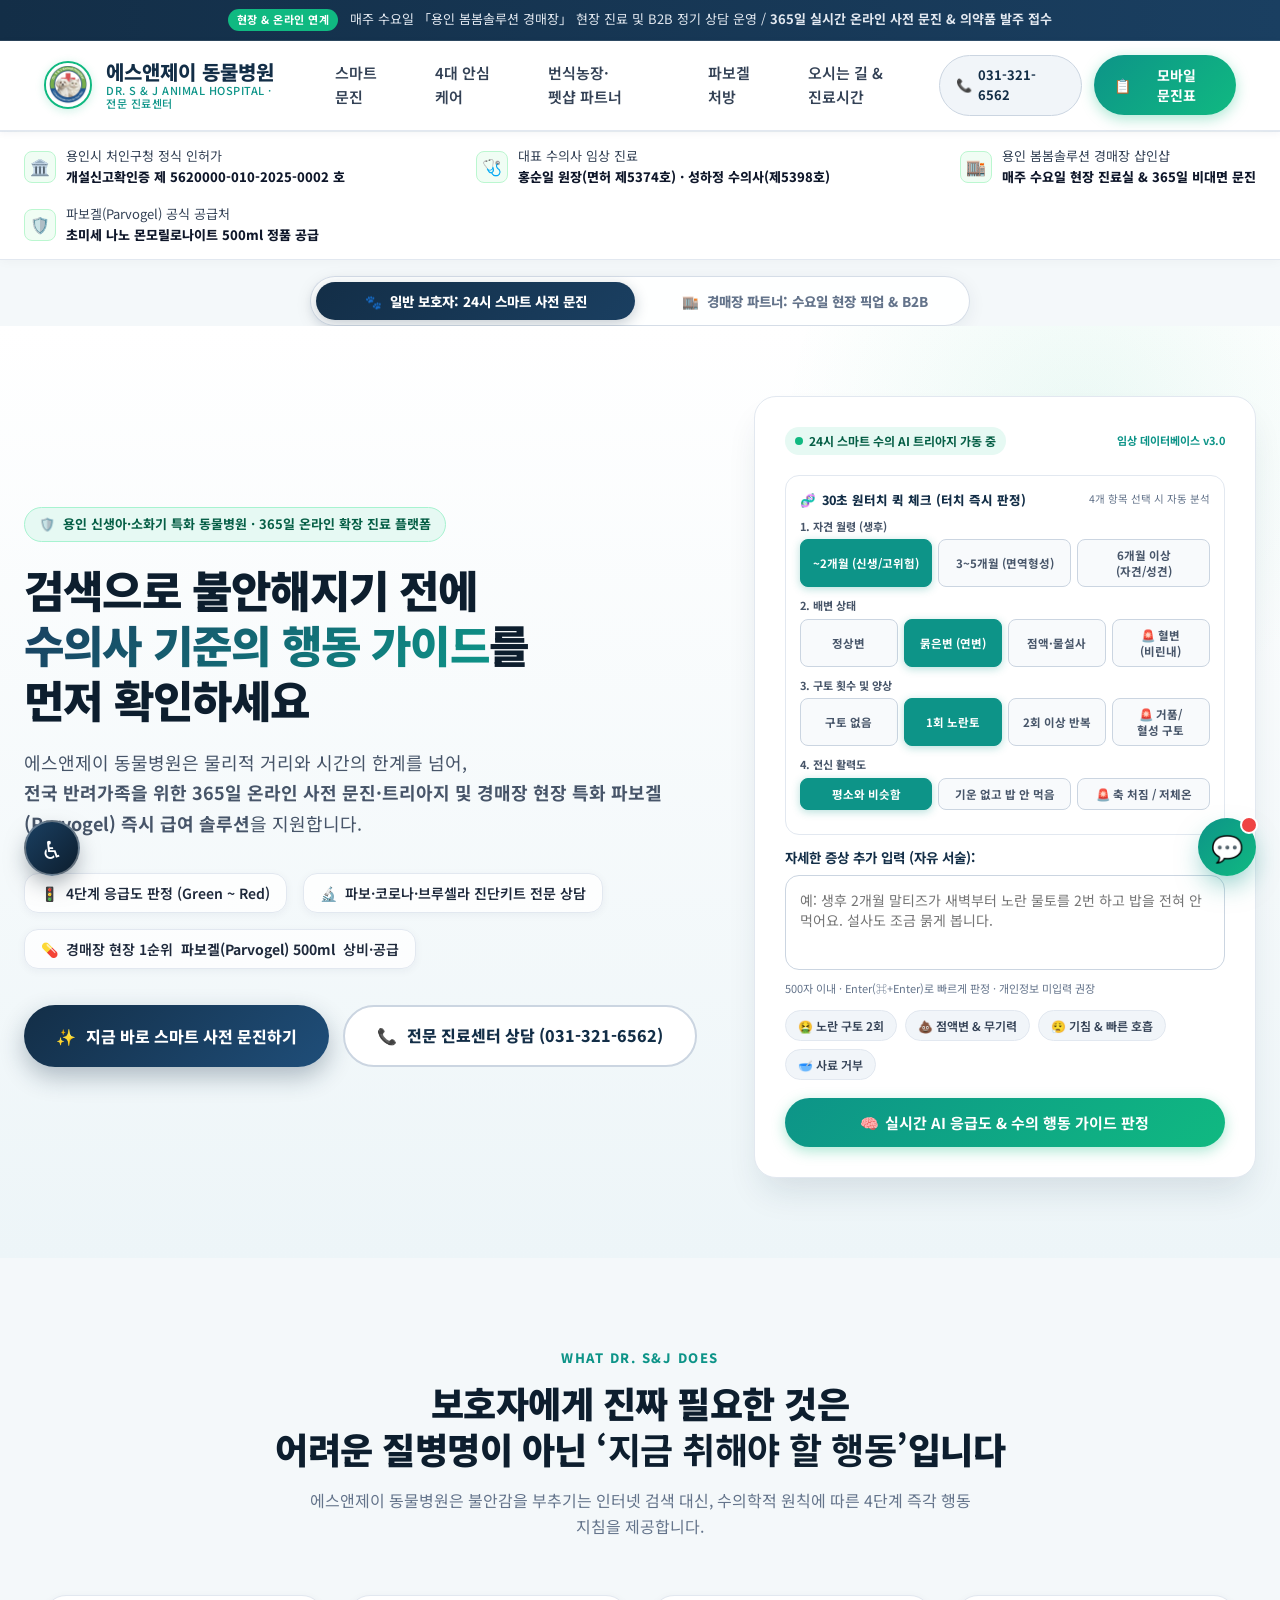
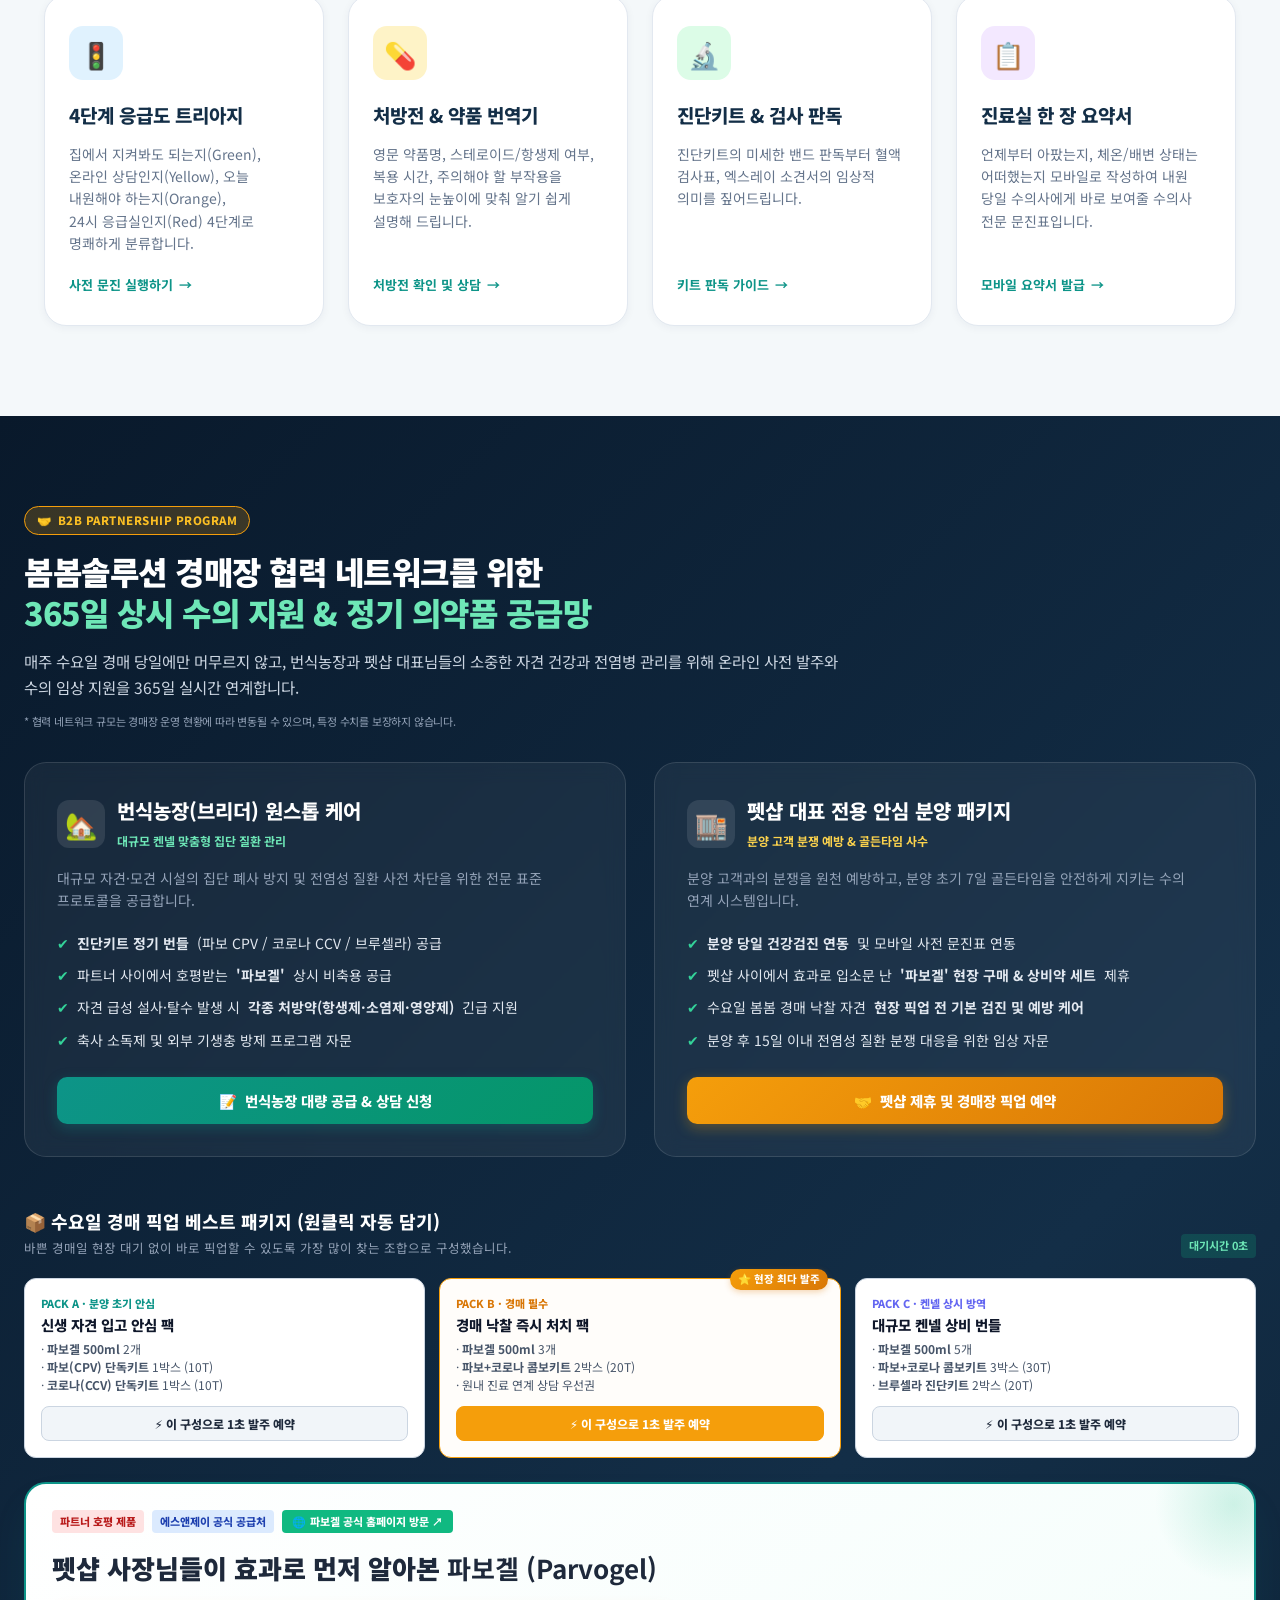
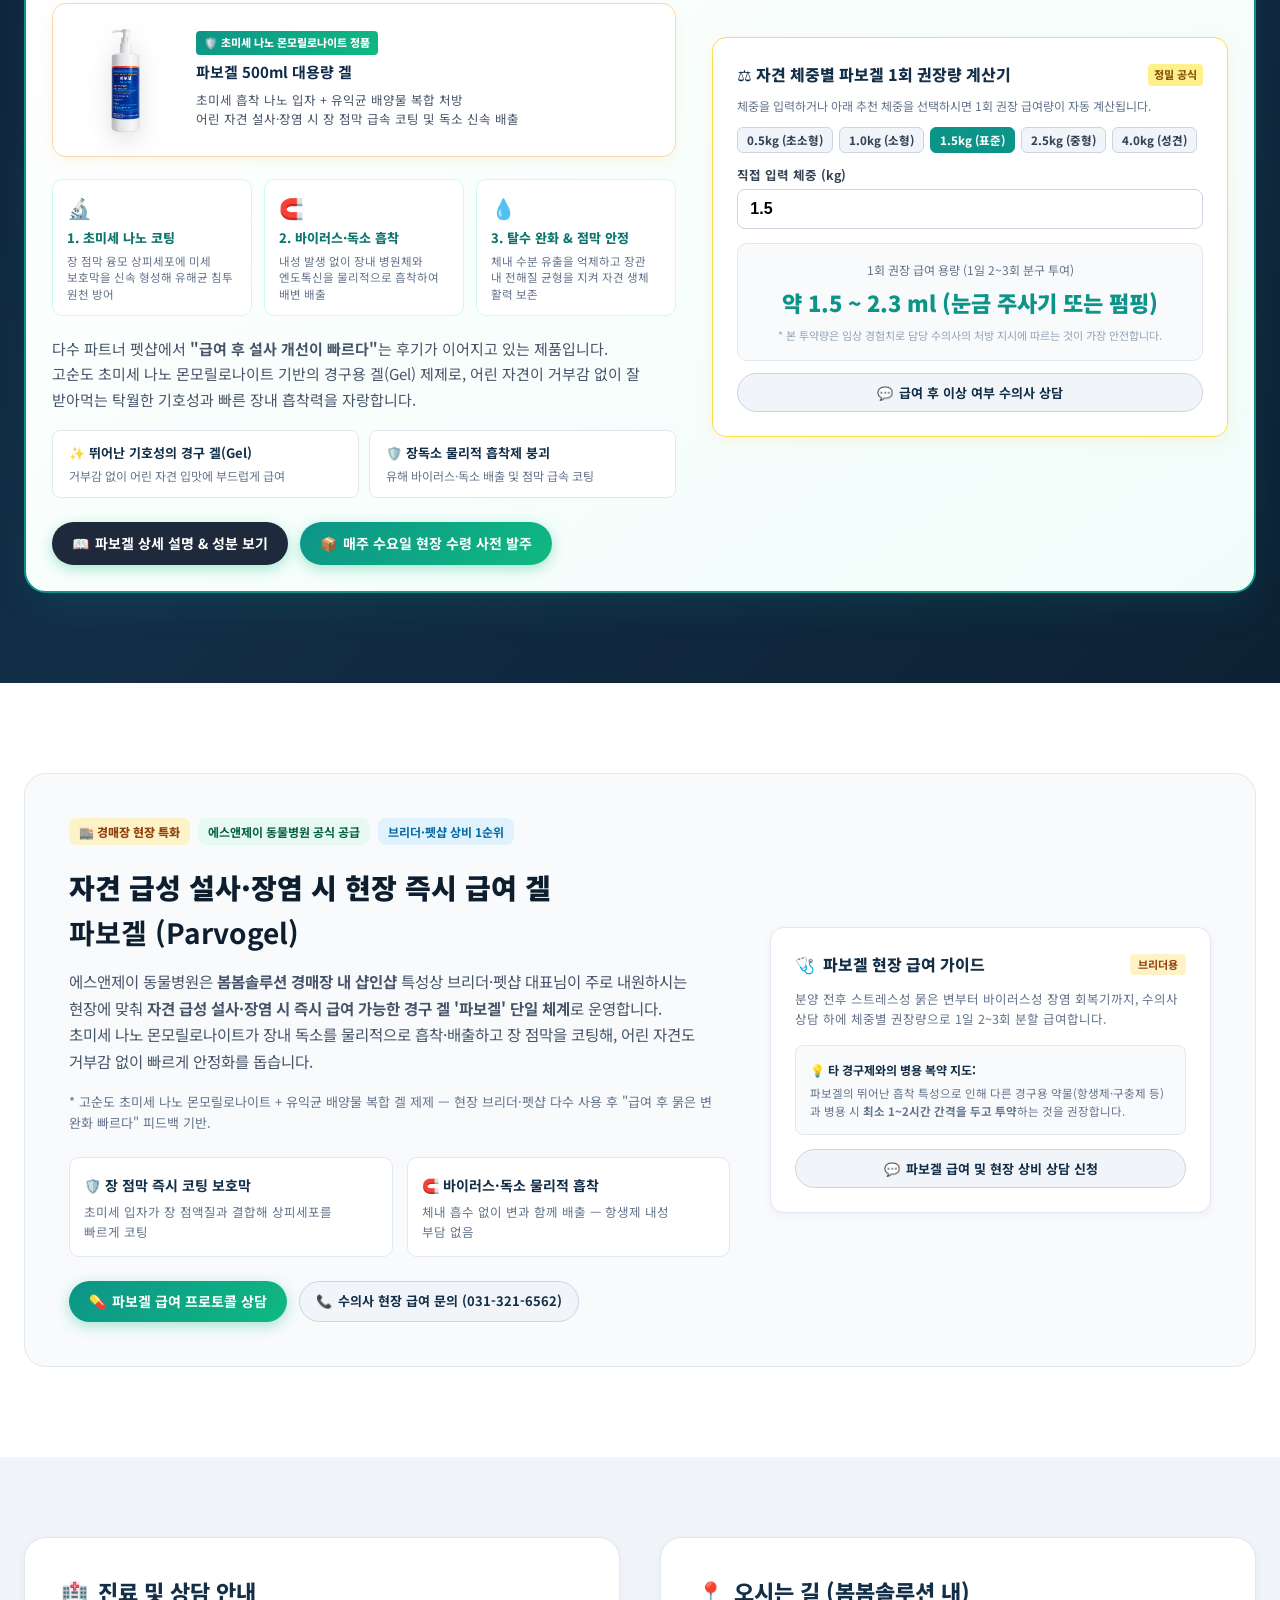
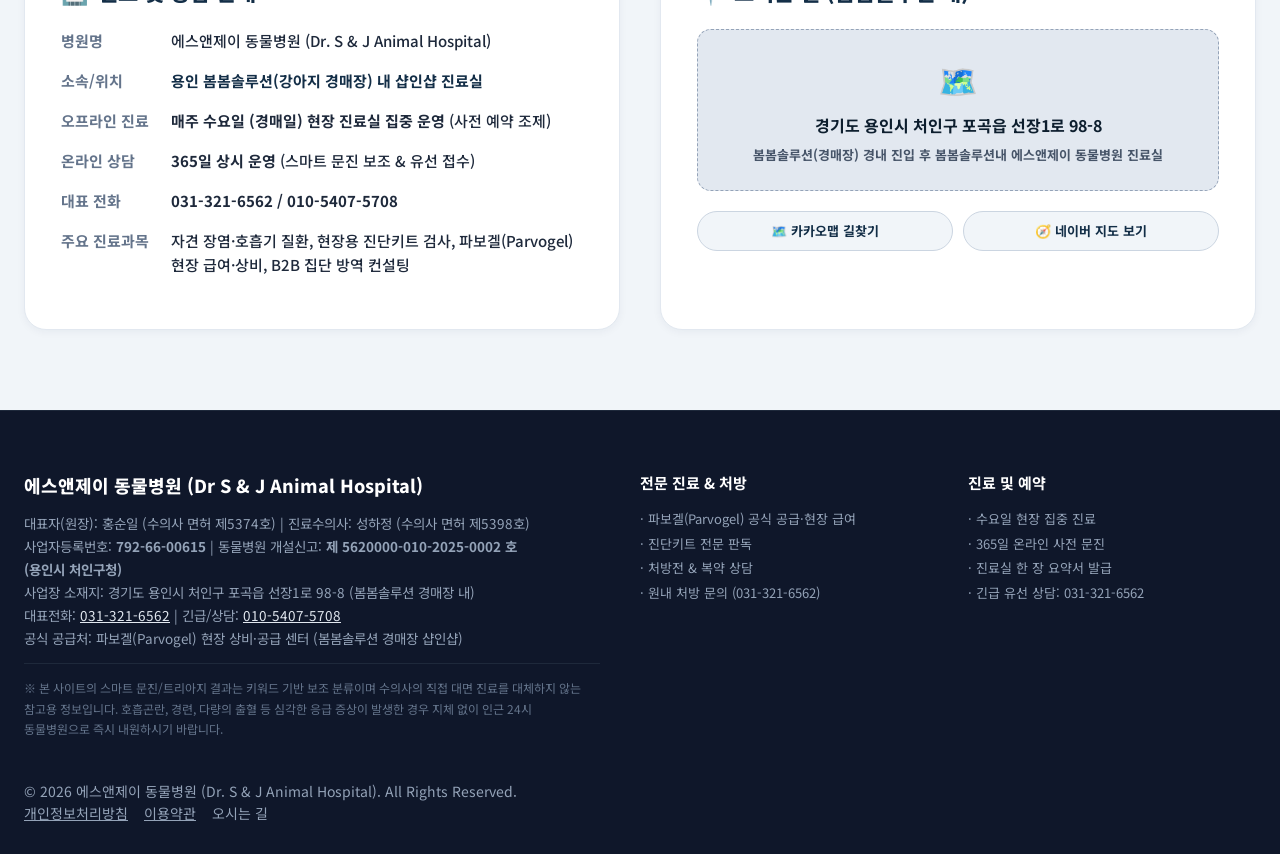
<file: index.html>
<!DOCTYPE html>
<html lang="ko">
<head>
  <meta charset="UTF-8" />
  <meta name="viewport" content="width=device-width, initial-scale=1.0" />
  <title>에스앤제이 동물병원 | Dr S&J Animal Hospital - 스마트 수의 포털 & 사전 문진</title>
  <meta name="description" content="에스앤제이 동물병원 용인 봄봄솔루션 전문 진료센터. 반려동물 스마트 사전 문진(보조 분류), 신생아·소화기 집중 치료, 파보겔(Parvogel) 현장 상비·공급 센터. 수요일 현장 진료 & 365일 온라인 상담 031-321-6562" />
  <meta name="keywords" content="에스앤제이 동물병원, 용인 동물병원, 포곡 동물병원, 봄봄솔루션, 파보겔, 파보겔 500ml, 강아지 장염, 파보, 코로나 진단키트" />
  <meta name="author" content="에스앤제이 동물병원" />
  <meta name="theme-color" content="#132e47" />
  <meta name="robots" content="index, follow, max-image-preview:large" />
  <link rel="canonical" href="https://snj-vet.com/" />
  <link rel="icon" type="image/png" href="./sj_logo.png" />
  <link rel="apple-touch-icon" href="./sj_logo.png" />
  <!-- Open Graph / Twitter : QR(CTR 저하) → 1200x630 전용 OG 이미지로 교체 -->
  <meta property="og:type" content="website" />
  <meta property="og:locale" content="ko_KR" />
  <meta property="og:title" content="에스앤제이 동물병원 | 용인 신생아·소화기 특화 & 스마트 문진 포털" />
  <meta property="og:description" content="검색으로 불안해지기 전에 수의사 기준 행동 가이드를 확인하세요. 4단계 트리아지, 파보겔 계산기, 진료실 한 장 요약서 제공." />
  <meta property="og:url" content="https://snj-vet.com/" />
  <meta property="og:image" content="https://snj-vet.com/og-image.png" />
  <meta property="og:image:width" content="1200" />
  <meta property="og:image:height" content="630" />
  <meta property="og:image:alt" content="에스앤제이 동물병원 로고 - Dr. S&J Animal Hospital 용인 전문 진료센터" />
  <meta property="og:image:type" content="image/png" />
  <meta property="og:site_name" content="에스앤제이 동물병원" />
  <meta name="twitter:card" content="summary_large_image" />
  <meta name="twitter:title" content="에스앤제이 동물병원 | 스마트 문진 포털" />
  <meta name="twitter:description" content="용인 봄봄솔루션 내 전문 진료센터. 365일 온라인 사전 문진 & 수요일 현장 진료." />
  <meta name="twitter:image" content="https://snj-vet.com/og-image.png" />
  <meta name="twitter:image:alt" content="에스앤제이 동물병원 로고" />
  <meta name="format-detection" content="telephone=no" />
  <!-- JSON-LD LocalBusiness + VeterinaryCare -->
  <script type="application/ld+json">
  {
    "@context": "https://schema.org",
    "@type": "VeterinaryCare",
    "name": "에스앤제이 동물병원",
    "alternateName": "Dr. S&J Animal Hospital",
    "url": "https://snj-vet.com/",
    "logo": "https://snj-vet.com/sj_logo.png",
    "image": "https://snj-vet.com/og-image.png",
    "telephone": "+82-31-321-6562",
    "email": "snj-vet@snj-vet.com",
    "description": "용인 봄봄솔루션 내 신생아·소화기 특화 동물병원. 매주 수요일 현장 진료 집중 운영, 365일 온라인 사전 문진·파보겔(Parvogel) 현장 상비·공급 및 진단키트 공급.",
    "address": { "@type": "PostalAddress", "streetAddress": "선장1로 98-8 포곡읍 처인구", "addressLocality": "용인시", "addressRegion": "경기도", "postalCode": "17080", "addressCountry": "KR" },
    "geo": { "@type": "GeoCoordinates", "latitude": 37.267, "longitude": 127.224 },
    "openingHoursSpecification": [
      {"@type":"OpeningHoursSpecification","dayOfWeek":["Monday","Tuesday","Wednesday","Thursday","Friday"],"opens":"09:30","closes":"19:00", "description": "현장 대면 진료는 수요일 집중 운영, 평일 온라인/유선 365일 상담"},
      {"@type":"OpeningHoursSpecification","dayOfWeek":"Saturday","opens":"09:30","closes":"16:00"}
    ],
    "priceRange": "$$",
    "founder": { "@type":"Person", "name":"홍순일", "jobTitle":"수의사 면허 제5374호" },
    "availableService": [
      {"@type":"Service","name":"스마트 사전 문진 4단계 트리아지"},
      {"@type":"Service","name":"파보겔(Parvogel) 현장 상비·공급 및 급여 지도"},
      {"@type":"Service","name":"파보·코로나·브루셀라 진단키트 판독 상담"}
    ]
  }
  </script>
  
  <!-- 웹폰트: Noto Sans KR (경량화: 400/700/800만 로드) -->
  <link rel="preconnect" href="https://fonts.googleapis.com" />
  <link rel="preconnect" href="https://fonts.gstatic.com" crossorigin />
  <link href="https://fonts.googleapis.com/css2?family=Noto+Sans+KR:wght@400;700;800&display=swap" rel="stylesheet" />

  <link rel="stylesheet" href="./style.css" />
  <link rel="stylesheet" href="./widgets.css" />
</head>
<body>
  <a href="#main-content" class="skip-link">본문 바로가기</a>

  <!-- 상단 공지 배너 -->
  <aside class="top-banner" aria-label="진료 안내">
    <span class="top-banner-badge">현장 & 온라인 연계</span>
    <span>매주 수요일 「용인 봄봄솔루션 경매장」 현장 진료 및 B2B 정기 상담 운영 / <strong>365일 실시간 온라인 사전 문진 & 의약품 발주 접수</strong></span>
  </aside>

  <!-- 메인 헤더 -->
  <header role="banner">
    <div class="nav-container">
      <a href="#" class="brand-logo-area" aria-label="에스앤제이 동물병원 홈으로 이동">
        <img src="./sj_logo.png" alt="에스앤제이 동물병원 로고" class="brand-logo-img" width="48" height="48" loading="eager" decoding="async" fetchpriority="high" />
        <div class="brand-title">
          <span>에스앤제이 동물병원</span>
          <span class="sub">DR. S &amp; J ANIMAL HOSPITAL · 전문 진료센터</span>
        </div>
      </a>

      <nav class="nav-menu" aria-label="주요 메뉴">
        <a href="#triage" class="nav-link">스마트 문진</a>
        <a href="#services" class="nav-link">4대 안심 케어</a>
        <a href="#b2b-hub" class="nav-link">번식농장·펫샵 파트너</a>
        <a href="#parvogel-care" class="nav-link">파보겔 처방</a>
        <a href="#info" class="nav-link">오시는 길 & 진료시간</a>
      </nav>

      <div class="header-actions">
        <a href="tel:031-321-6562" class="btn-call" aria-label="전화 031-321-6562">
          <span aria-hidden="true">📞</span> 031-321-6562
        </a>
        <button class="btn-primary" onclick="openModal('summaryModal')" aria-label="모바일 문진표 열기">
          <span aria-hidden="true">📋</span> 모바일 문진표
        </button>
        <button id="mobileMenuBtn" class="mobile-menu-btn" aria-label="메뉴 열기" aria-expanded="false" aria-controls="mobileNav">
          <span class="menu-bar" aria-hidden="true"></span>
          <span class="menu-bar" aria-hidden="true"></span>
          <span class="menu-bar" aria-hidden="true"></span>
        </button>
      </div>
    </div>
    <nav id="mobileNav" class="mobile-nav" aria-label="모바일 메뉴" hidden>
      <a href="#triage" class="mobile-nav-link" onclick="closeMobileMenu()">스마트 문진</a>
      <a href="#services" class="mobile-nav-link" onclick="closeMobileMenu()">4대 안심 케어</a>
      <a href="#b2b-hub" class="mobile-nav-link" onclick="closeMobileMenu()">번식농장·펫샵 파트너</a>
      <a href="#parvogel-care" class="mobile-nav-link" onclick="closeMobileMenu()">파보겔 처방</a>
      <a href="#info" class="mobile-nav-link" onclick="closeMobileMenu()">오시는 길 & 진료시간</a>
      <a href="tel:031-321-6562" class="mobile-nav-link mobile-nav-tel">📞 031-321-6562 전화하기</a>
    </nav>
  </header>

  <!-- 공식 인허가 및 수의사 면허 실명 보증 바 (Trust Authority Bar) -->
  <aside class="authority-bar" aria-label="병원 공식 인허가 정보">
    <div class="authority-container">
      <div class="authority-item">
        <div class="authority-icon" aria-hidden="true">🏛️</div>
        <div>
          <span>용인시 처인구청 정식 인허가</span><br />
          <strong>개설신고확인증 제 5620000-010-2025-0002 호</strong>
        </div>
      </div>
      <div class="authority-item">
        <div class="authority-icon" aria-hidden="true">🩺</div>
        <div>
          <span>대표 수의사 임상 진료</span><br />
          <strong>홍순일 원장(면허 제5374호) · 성하정 수의사(제5398호)</strong>
        </div>
      </div>
      <div class="authority-item">
        <div class="authority-icon" aria-hidden="true">🏬</div>
        <div>
          <span>용인 봄봄솔루션 경매장 샵인샵</span><br />
          <strong>매주 수요일 현장 진료실 &amp; 365일 비대면 문진</strong>
        </div>
      </div>
      <div class="authority-item">
        <div class="authority-icon" aria-hidden="true">🛡️</div>
        <div>
          <span>파보겔(Parvogel) 공식 공급처</span><br />
          <strong>초미세 나노 몬모릴로나이트 500ml 정품 공급</strong>
        </div>
      </div>
    </div>
  </aside>

  <!-- 이중 타겟 퀵 스위처 (일반 보호자 vs 경매장 파트너) -->
  <div class="dual-nav-switcher" role="tablist" aria-label="이용 대상자 선택">
    <button type="button" class="dual-tab-btn active" id="tabB2C" onclick="switchAudienceMode('b2c')" role="tab" aria-selected="true">
      <span>🐾</span> 일반 보호자: 24시 스마트 사전 문진
    </button>
    <button type="button" class="dual-tab-btn" id="tabB2B" onclick="switchAudienceMode('b2b')" role="tab" aria-selected="false">
      <span>🏬</span> 경매장 파트너: 수요일 현장 픽업 &amp; B2B
    </button>
  </div>

  <main id="main-content">
  <!-- 히어로 섹션 -->
  <section class="hero-section">
    <div class="hero-bg-shapes"></div>
    <div class="hero-container">
      <div class="hero-content">
        <div class="hero-tag">
          <span>🛡️</span> 용인 신생아·소화기 특화 동물병원 · 365일 온라인 확장 진료 플랫폼
        </div>
        <h1 class="hero-title">
          검색으로 불안해지기 전에<br />
          <span class="highlight">수의사 기준의 행동 가이드</span>를 먼저 확인하세요
        </h1>
        <p class="hero-desc">
          에스앤제이 동물병원은 물리적 거리와 시간의 한계를 넘어,<br />
          <strong>전국 반려가족을 위한 365일 온라인 사전 문진·트리아지 및 경매장 현장 특화 파보겔(Parvogel) 즉시 급여 솔루션</strong>을 지원합니다.
        </p>

        <div class="hero-features-strip">
          <div class="hero-feature-item"><span>🚦</span> 4단계 응급도 판정 (Green ~ Red)</div>
          <div class="hero-feature-item"><span>🔬</span> 파보·코로나·브루셀라 진단키트 전문 상담</div>
          <div class="hero-feature-item"><span>💊</span> 경매장 현장 1순위 <strong>파보겔(Parvogel) 500ml</strong> 상비·공급</div>
        </div>

        <div class="hero-cta-group">
          <button class="btn-hero-lg btn-hero-primary" onclick="focusTriageInput()" aria-label="스마트 사전 문진 입력창으로 이동">
            <span aria-hidden="true">✨</span> 지금 바로 스마트 사전 문진하기
          </button>
          <a href="tel:031-321-6562" class="btn-hero-lg btn-hero-secondary" aria-label="전화 031-321-6562">
            <span aria-hidden="true">📞</span> 전문 진료센터 상담 (031-321-6562)
          </a>
        </div>
      </div>

      <!-- 인터랙티브 스마트 사전 문진 데모 위젯 (VETAZE형 AI 트리아지 3.0) -->
      <div class="hero-interactive-card" id="triage">
        <div class="card-header-badge">
          <div class="badge-live-pulse">
            <span class="pulse-dot"></span>
            <span>24시 스마트 수의 AI 트리아지 가동 중</span>
          </div>
          <span style="font-size: 11px; color: #0d9488; font-weight: 700;">임상 데이터베이스 v3.0</span>
        </div>

        <!-- VETAZE 3.0 원터치 4단계 스텝 셀렉터 (터치 즉시 게이지 연동) -->
        <div class="triage-steps-card">
          <div class="step-header">
            <span class="step-title"><span>🧬</span> 30초 원터치 퀵 체크 (터치 즉시 판정)</span>
            <span style="font-size:10.5px; color:#64748b;">4개 항목 선택 시 자동 분석</span>
          </div>
          
          <!-- 스텝 1: 월령 -->
          <div style="font-size:11px; font-weight:700; color:#475569; margin-bottom:4px;">1. 자견 월령 (생후)</div>
          <div class="step-selector-row" id="stepAgeRow">
            <button type="button" class="step-btn selected" onclick="selectTriageStep('age', 'puppy', this)">~2개월 (신생/고위험)</button>
            <button type="button" class="step-btn" onclick="selectTriageStep('age', 'junior', this)">3~5개월 (면역형성)</button>
            <button type="button" class="step-btn" onclick="selectTriageStep('age', 'adult', this)">6개월 이상 (자견/성견)</button>
          </div>

          <!-- 스텝 2: 배변 상태 -->
          <div style="font-size:11px; font-weight:700; color:#475569; margin-bottom:4px;">2. 배변 상태</div>
          <div class="step-selector-row" id="stepStoolRow">
            <button type="button" class="step-btn" onclick="selectTriageStep('stool', 'normal', this)">정상변</button>
            <button type="button" class="step-btn selected" onclick="selectTriageStep('stool', 'soft', this)">묽은변 (연변)</button>
            <button type="button" class="step-btn" onclick="selectTriageStep('stool', 'diarrhea', this)">점액·물설사</button>
            <button type="button" class="step-btn" onclick="selectTriageStep('stool', 'bloody', this)">🚨 혈변(비린내)</button>
          </div>

          <!-- 스텝 3: 구토 양상 -->
          <div style="font-size:11px; font-weight:700; color:#475569; margin-bottom:4px;">3. 구토 횟수 및 양상</div>
          <div class="step-selector-row" id="stepVomitRow">
            <button type="button" class="step-btn" onclick="selectTriageStep('vomit', 'none', this)">구토 없음</button>
            <button type="button" class="step-btn selected" onclick="selectTriageStep('vomit', 'yellow1', this)">1회 노란토</button>
            <button type="button" class="step-btn" onclick="selectTriageStep('vomit', 'repeat', this)">2회 이상 반복</button>
            <button type="button" class="step-btn" onclick="selectTriageStep('vomit', 'foam_blood', this)">🚨 거품/혈성 구토</button>
          </div>

          <!-- 스텝 4: 전신 활력 -->
          <div style="font-size:11px; font-weight:700; color:#475569; margin-bottom:4px;">4. 전신 활력도</div>
          <div class="step-selector-row" id="stepVitalRow">
            <button type="button" class="step-btn selected" onclick="selectTriageStep('vital', 'normal', this)">평소와 비슷함</button>
            <button type="button" class="step-btn" onclick="selectTriageStep('vital', 'lethargic', this)">기운 없고 밥 안 먹음</button>
            <button type="button" class="step-btn" onclick="selectTriageStep('vital', 'collapse', this)">🚨 축 처짐 / 저체온</button>
          </div>
        </div>

        <label for="symptomText" style="display:block; font-size: 13.5px; font-weight: 700; color: var(--primary-800); margin-bottom: 6px;">
          자세한 증상 추가 입력 (자유 서술):
        </label>
        <textarea id="symptomText" class="triage-input-box" placeholder="예: 생후 2개월 말티즈가 새벽부터 노란 물토를 2번 하고 밥을 전혀 안 먹어요. 설사도 조금 묽게 봅니다." maxlength="500" aria-describedby="triageHelp" rows="3"></textarea>
        <div id="triageHelp" style="font-size:11px; color:#64748b; margin-top:4px;">500자 이내 · Enter(⌘+Enter)로 빠르게 판정 · 개인정보 미입력 권장</div>

        <div class="quick-chips-area" role="group" aria-label="증상 빠른 선택">
          <button type="button" class="quick-chip" onclick="applyChip('새벽에 노란 거품토를 2회 하고 식욕이 떨어졌어요.')">🤮 노란 구토 2회</button>
          <button type="button" class="quick-chip" onclick="applyChip('자견이 점액질 설사를 보고 축 처져 있어요.')">💩 점액변 &amp; 무기력</button>
          <button type="button" class="quick-chip" onclick="applyChip('분양 받은 지 3일째인데 기침을 켁켁거리고 호흡이 빨라요.')">😮‍💨 기침 &amp; 빠른 호흡</button>
          <button type="button" class="quick-chip" onclick="applyChip('사료를 갑자기 안 먹고 물만 조금 마십니다.')">🥣 사료 거부</button>
        </div>

        <button class="btn-primary" style="width: 100%; justify-content: center; padding: 14px; font-size: 15px;" onclick="runSmartTriage()" aria-label="증상을 분석하여 응급도 판정">
          <span aria-hidden="true">🧠</span> 실시간 AI 응급도 &amp; 수의 행동 가이드 판정
        </button>

        <!-- AI 분석 시뮬레이션 로더 -->
        <div id="triageLoader" class="triage-loader" role="status" aria-live="polite">
          <div class="triage-spinner"></div>
          <div id="triageLoaderText" class="triage-loader-text">반려견 증상 온톨로지 키워드 분석 중...</div>
          <div class="triage-loader-steps">
            <span>🔍 키워드 추출</span> &bull; 
            <span>🧬 임상 알고리즘</span> &bull; 
            <span>📋 트리아지 매칭</span>
          </div>
        </div>

        <!-- 결과 표시 영역 (VETAZE 4단계 시각 게이지 바 탑재) -->
        <div class="triage-result-card" id="triageResultArea" role="status" aria-live="polite" aria-atomic="true">
          <!-- 4단계 트리아지 시각 게이지 -->
          <div class="triage-meter-wrap">
            <div class="triage-meter-title">
              <span>📊 수의학적 위험도 분석 게이지</span>
              <strong id="meterRiskText" style="color:#c2410c;">3단계 경고 (ORANGE)</strong>
            </div>
            <div class="triage-meter-bar">
              <div class="triage-meter-pin" id="triageMeterPin" style="left: 65%;"></div>
            </div>
            <div class="triage-meter-labels">
              <span>🟢 1.안정관찰</span>
              <span>🟡 2.외래상담</span>
              <span>🟠 3.당일내원</span>
              <span>🔴 4.응급센터</span>
            </div>
          </div>

          <div id="resultStatusPill" class="triage-status-pill status-orange">
            <span>🟠 ORANGE : 오늘 중 동물병원 내원 권고</span>
          </div>
          <h4 id="resultHeading" style="font-size: 17px; font-weight: 800; color: #1e293b; margin-bottom: 8px;">
            반복 구토 및 탈수 위험에 대한 조기 수의사 진찰이 필요합니다
          </h4>
          <p id="resultActionGuide" style="font-size: 13.5px; color: #475569; line-height: 1.6; margin-bottom: 12px;">
            자견의 경우 짧은 시간의 구토와 설사로도 저혈당 및 급성 탈수가 올 수 있습니다. 진단키트 검사를 병행하시고 억지로 사료를 먹이지 마세요.
          </p>

          <!-- 추천 키트 & 상비약 뱃지 -->
          <div class="triage-action-pills" id="triageActionPills">
            <span class="t-pill t-pill-kit">🔬 CPV 파보 신속진단 권장</span>
            <span class="t-pill t-pill-med">💊 파보겔 장점막 흡착·보호</span>
            <span class="t-pill t-pill-care">💧 미온수 수분 보충 &amp; 보온</span>
          </div>

          <div style="display: flex; gap: 8px; flex-wrap: wrap;">
            <button class="btn-call" style="font-size: 12.5px; padding: 7px 12px; font-weight:800;" onclick="transferTriageToSummary()">
              📄 진료실 1장 요약서로 자동 연동 ↗
            </button>
            <a href="tel:031-321-6562" class="btn-primary" style="font-size: 12.5px; padding: 7px 14px;">
              📞 에스앤제이 핫라인 연결
            </a>
          </div>
          <p style="font-size:11px; color:#94a3b8; margin-top:10px; line-height:1.5; background:#f8fafc; border:1px solid #e2e8f0; padding:8px 10px; border-radius:6px;">※ 본 결과는 키워드 기반 <strong>보조 분류</strong>이며 수의사 대면 진료를 대체하지 않습니다. 호흡곤란·경련·혈변·의식저하 등 응급 시 즉시 24시 응급실로 내원하세요. <a href="tel:031-321-6562" style="color:#0d9488; text-decoration:underline; font-weight:700;">031-321-6562</a></p>
        </div>
      </div>
    </div>
  </section>

  <!-- 4대 핵심 케어 모듈 -->
  <section class="section-module" id="services">

    <div class="section-header-center">
      <div class="section-kicker">WHAT DR. S&J DOES</div>
      <h2 class="section-title">
        보호자에게 진짜 필요한 것은<br />어려운 질병명이 아닌 <strong>‘지금 취해야 할 행동’</strong>입니다
      </h2>
      <p class="section-desc">
        에스앤제이 동물병원은 불안감을 부추기는 인터넷 검색 대신, 수의학적 원칙에 따른 4단계 즉각 행동 지침을 제공합니다.
      </p>
    </div>

    <div class="services-grid-4">
      <!-- 1. 병원 갈까 말까 -->
      <div class="service-card" onclick="focusTriageInput()" role="button" tabindex="0" onkeydown="if(event.key==='Enter'||event.key===' '){event.preventDefault();focusTriageInput();}">
        <div class="service-icon-wrap" style="background: #e0f2fe; color: #0284c7;">🚦</div>
        <h3 class="service-card-title">4단계 응급도 트리아지</h3>
        <p class="service-card-desc">
          집에서 지켜봐도 되는지(Green), 온라인 상담인지(Yellow), 오늘 내원해야 하는지(Orange), 24시 응급실인지(Red) 4단계로 명쾌하게 분류합니다.
        </p>
        <div class="service-card-action">사전 문진 실행하기 <span>→</span></div>
      </div>

      <!-- 2. 처방전 & 복약 번역기 -->
      <div class="service-card" onclick="openModal('rxModal')" role="button" tabindex="0" onkeydown="if(event.key==='Enter'||event.key===' '){event.preventDefault();openModal('rxModal');}">
        <div class="service-icon-wrap" style="background: #fef3c7; color: #d97706;">💊</div>
        <h3 class="service-card-title">처방전 & 약품 번역기</h3>
        <p class="service-card-desc">
          영문 약품명, 스테로이드/항생제 여부, 복용 시간, 주의해야 할 부작용을 보호자의 눈높이에 맞춰 알기 쉽게 설명해 드립니다.
        </p>
        <div class="service-card-action">처방전 확인 및 상담 <span>→</span></div>
      </div>

      <!-- 3. 진단키트 & 검사결과 해석 -->
      <div class="service-card" onclick="openModal('labModal')" role="button" tabindex="0" onkeydown="if(event.key==='Enter'||event.key===' '){event.preventDefault();openModal('labModal');}">
        <div class="service-icon-wrap" style="background: #dcfce7; color: #16a34a;">🔬</div>
        <h3 class="service-card-title">진단키트 & 검사 판독</h3>
        <p class="service-card-desc">
          진단키트의 미세한 밴드 판독부터 혈액 검사표, 엑스레이 소견서의 임상적 의미를 짚어드립니다.
        </p>
        <div class="service-card-action">키트 판독 가이드 <span>→</span></div>
      </div>

      <!-- 4. 진료실 한 장 요약서 -->
      <div class="service-card" onclick="openModal('summaryModal')" role="button" tabindex="0" onkeydown="if(event.key==='Enter'||event.key===' '){event.preventDefault();openModal('summaryModal');}">
        <div class="service-icon-wrap" style="background: #f3e8ff; color: #9333ea;">📋</div>
        <h3 class="service-card-title">진료실 한 장 요약서</h3>
        <p class="service-card-desc">
          언제부터 아팠는지, 체온/배변 상태는 어떠했는지 모바일로 작성하여 내원 당일 수의사에게 바로 보여줄 수의사 전문 문진표입니다.
        </p>
        <div class="service-card-action">모바일 요약서 발급 <span>→</span></div>
      </div>
    </div>
  </section>

  <!-- B2B 파트너십 섹션: 봄봄솔루션 경매장 협력 네트워크를 위한 수의 공급망 -->
  <section class="b2b-hub-section" id="b2b-hub">
    <div class="b2b-hub-container">
      <div class="b2b-badge">
        <span>🤝</span> B2B PARTNERSHIP PROGRAM
      </div>
      <h2 class="b2b-hub-title">
        봄봄솔루션 경매장 협력 네트워크를 위한<br />
        <span style="color:#6ee7b7;">365일 상시 수의 지원 &amp; 정기 의약품 공급망</span>
      </h2>
      <p class="b2b-hub-desc">
        매주 수요일 경매 당일에만 머무르지 않고, 번식농장과 펫샵 대표님들의 소중한 자견 건강과 전염병 관리를 위해 온라인 사전 발주와 수의 임상 지원을 365일 실시간 연계합니다.
      </p>
      <p style="font-size:11px; color:#94a3b8; margin-top:-28px; margin-bottom:32px; letter-spacing:-0.2px;">* 협력 네트워크 규모는 경매장 운영 현황에 따라 변동될 수 있으며, 특정 수치를 보장하지 않습니다.</p>

      <!-- 2단 카드: 번식농장 원스톱 케어 & 펫샵 대표 전용 안심 분양 패키지 -->
      <div class="b2b-cards-grid">
        <!-- 번식농장 -->
        <div class="b2b-box">
          <div class="b2b-box-head">
            <div class="b2b-box-icon">🏡</div>
            <div>
              <div class="b2b-box-title">번식농장(브리더) 원스톱 케어</div>
              <span style="font-size:12px; color:#6ee7b7; font-weight:700;">대규모 켄넬 맞춤형 집단 질환 관리</span>
            </div>
          </div>
          <p class="b2b-box-desc">
            대규모 자견·모견 시설의 집단 폐사 방지 및 전염성 질환 사전 차단을 위한 전문 표준 프로토콜을 공급합니다.
          </p>
          <ul class="b2b-features-list">
            <li><span class="chk">✔</span> <strong>진단키트 정기 번들</strong> (파보 CPV / 코로나 CCV / 브루셀라) 공급</li>
            <li><span class="chk">✔</span> 파트너 사이에서 호평받는 <strong>'파보겔'</strong> 상시 비축용 공급</li>
            <li><span class="chk">✔</span> 자견 급성 설사·탈수 발생 시 <strong>각종 처방약(항생제·소염제·영양제)</strong> 긴급 지원</li>
            <li><span class="chk">✔</span> 축사 소독제 및 외부 기생충 방제 프로그램 자문</li>
          </ul>
          <button class="btn-b2b btn-b2b-primary" onclick="openOrderModal()">
            <span>📝</span> 번식농장 대량 공급 &amp; 상담 신청
          </button>
        </div>

        <!-- 펫샵 -->
        <div class="b2b-box">
          <div class="b2b-box-head">
            <div class="b2b-box-icon">🏬</div>
            <div>
              <div class="b2b-box-title">펫샵 대표 전용 안심 분양 패키지</div>
              <span style="font-size:12px; color:#fcd34d; font-weight:700;">분양 고객 분쟁 예방 &amp; 골든타임 사수</span>
            </div>
          </div>
          <p class="b2b-box-desc">
            분양 고객과의 분쟁을 원천 예방하고, 분양 초기 7일 골든타임을 안전하게 지키는 수의 연계 시스템입니다.
          </p>
          <ul class="b2b-features-list">
            <li><span class="chk">✔</span> <strong>분양 당일 건강검진 연동</strong> 및 모바일 사전 문진표 연동</li>
            <li><span class="chk">✔</span> 펫샵 사이에서 효과로 입소문 난 <strong>'파보겔' 현장 구매 &amp; 상비약 세트</strong> 제휴</li>
            <li><span class="chk">✔</span> 수요일 봄봄 경매 낙찰 자견 <strong>현장 픽업 전 기본 검진 및 예방 케어</strong></li>
            <li><span class="chk">✔</span> 분양 후 15일 이내 전염성 질환 분쟁 대응을 위한 임상 자문</li>
          </ul>
          <button class="btn-b2b btn-b2b-amber" onclick="openOrderModal()">
            <span>🤝</span> 펫샵 제휴 및 경매장 픽업 예약
          </button>
        </div>
      </div>

      <!-- [ORCA B2B FAST PRESET] 수요일 경매장 현장 픽업 추천 패키지 3종 -->
      <div style="margin-top: 28px;">
        <div style="display:flex; justify-content:space-between; align-items:flex-end; margin-bottom:12px;">
          <div>
            <h3 style="font-size:18px; font-weight:800; color:#ffffff;">📦 수요일 경매 픽업 베스트 패키지 (원클릭 자동 담기)</h3>
            <p style="font-size:12.5px; color:#94a3b8; margin:2px 0 0 0;">바쁜 경매일 현장 대기 없이 바로 픽업할 수 있도록 가장 많이 찾는 조합으로 구성했습니다.</p>
          </div>
          <span style="font-size:11px; background:rgba(16,185,129,0.2); color:#6ee7b7; padding:3px 8px; border-radius:4px; font-weight:700;">대기시간 0초</span>
        </div>

        <div class="b2b-package-presets">
          <!-- 패키지 A -->
          <div class="package-preset-card" onclick="selectPresetPackage('packageA')">
            <div>
              <div style="font-size:11px; color:#0d9488; font-weight:800;">PACK A · 분양 초기 안심</div>
              <div class="pkg-title">신생 자견 입고 안심 팩</div>
              <div class="pkg-items">
                · <strong>파보겔 500ml</strong> 2개<br />
                · <strong>파보(CPV) 단독키트</strong> 1박스 (10T)<br />
                · <strong>코로나(CCV) 단독키트</strong> 1박스 (10T)
              </div>
            </div>
            <button type="button" class="pkg-action-btn">⚡ 이 구성으로 1초 발주 예약</button>
          </div>

          <!-- 패키지 B (추천) -->
          <div class="package-preset-card" style="border-color:#f59e0b; background:#fffdfa;" onclick="selectPresetPackage('packageB')">
            <span class="package-badge-rec">⭐ 현장 최다 발주</span>
            <div>
              <div style="font-size:11px; color:#d97706; font-weight:800;">PACK B · 경매 필수</div>
              <div class="pkg-title">경매 낙찰 즉시 처치 팩</div>
              <div class="pkg-items">
                · <strong>파보겔 500ml</strong> 3개<br />
                · <strong>파보+코로나 콤보키트</strong> 2박스 (20T)<br />
                · 원내 진료 연계 상담 우선권
              </div>
            </div>
            <button type="button" class="pkg-action-btn" style="background:#f59e0b; color:#fff; border-color:#f59e0b;">⚡ 이 구성으로 1초 발주 예약</button>
          </div>

          <!-- 패키지 C -->
          <div class="package-preset-card" onclick="selectPresetPackage('packageC')">
            <div>
              <div style="font-size:11px; color:#6366f1; font-weight:800;">PACK C · 켄넬 상시 방역</div>
              <div class="pkg-title">대규모 켄넬 상비 번들</div>
              <div class="pkg-items">
                · <strong>파보겔 500ml</strong> 5개<br />
                · <strong>파보+코로나 콤보키트</strong> 3박스 (30T)<br />
                · <strong>브루셀라 진단키트</strong> 2박스 (20T)
              </div>
            </div>
            <button type="button" class="pkg-action-btn">⚡ 이 구성으로 1초 발주 예약</button>
          </div>
        </div>
      </div>

      <!-- 파보겔 소개 & 실시간 체중별 1회 권장량 계산기 (고화질 정품 쇼케이스) -->
      <div class="parvogel-highlight-section parvogel-hyper-card" id="parvogel-care">
        <div>
          <div style="display:flex; gap:8px; margin-bottom:14px; flex-wrap:wrap;">
            <span style="font-size:11px; background:#fee2e2; color:#b91c1c; padding:3px 8px; border-radius:4px; font-weight:800;">파트너 호평 제품</span>
            <span style="font-size:11px; background:#dbeafe; color:#1e40af; padding:3px 8px; border-radius:4px; font-weight:800;">에스앤제이 공식 공급처</span>
            <a href="https://parvogel.kr" target="_blank" rel="noopener noreferrer" style="font-size:11px; background:#10b981; color:#ffffff; padding:3px 10px; border-radius:4px; font-weight:800; display:inline-flex; align-items:center; gap:4px;">
              <span>🌐</span> 파보겔 공식 홈페이지 방문 ↗
            </a>
          </div>
          <h3 style="font-size: 26px; font-weight: 900; color: #1e293b; margin-bottom: 14px;">
            펫샵 사장님들이 효과로 먼저 알아본 <strong>파보겔 (Parvogel)</strong>
          </h3>

          <!-- 파보겔 고화질 실물 쇼케이스 카드 -->
          <div class="parvogel-visual-card">
            <img src="./parvogel_product.png" alt="파보겔 500ml 시린지 펌프형 정품 - 초미세 나노 몬모릴로나이트 겔" class="parvogel-showcase-img" width="105" height="120" loading="lazy" decoding="async" />
            <div class="parvogel-badges-wrap">
              <span class="parvogel-hologram-tag">🛡️ 초미세 나노 몬모릴로나이트 정품</span>
              <strong style="font-size:15px; color:#0f2b48;">파보겔 500ml 대용량 겔</strong>
              <p style="font-size:12.5px; color:#475569; margin:2px 0 0 0; line-height:1.5;">
                초미세 흡착 나노 입자 + 유익균 배양물 복합 처방<br />
                어린 자견 설사·장염 시 장 점막 급속 코팅 및 독소 신속 배출
              </p>
            </div>
          </div>

          <!-- [ORCA UPGRADE] 나노 몬모릴로나이트 3대 작용 기전 시각 다이어그램 -->
          <div class="parvogel-mechanism-grid">
            <div class="mechanism-card">
              <span class="mechanism-icon">🔬</span>
              <strong>1. 초미세 나노 코팅</strong>
              <p>장 점막 융모 상피세포에 미세 보호막을 신속 형성해 유해균 침투 원천 방어</p>
            </div>
            <div class="mechanism-card">
              <span class="mechanism-icon">🧲</span>
              <strong>2. 바이러스·독소 흡착</strong>
              <p>내성 발생 없이 장내 병원체와 엔도톡신을 물리적으로 흡착하여 배변 배출</p>
            </div>
            <div class="mechanism-card">
              <span class="mechanism-icon">💧</span>
              <strong>3. 탈수 완화 &amp; 점막 안정</strong>
              <p>체내 수분 유출을 억제하고 장관 내 전해질 균형을 지켜 자견 생체 활력 보존</p>
            </div>
          </div>

          <p style="font-size: 15px; color: #475569; line-height: 1.7; margin-bottom: 18px;">
            다수 파트너 펫샵에서 <strong>"급여 후 설사 개선이 빠르다"</strong>는 후기가 이어지고 있는 제품입니다.<br />
            고순도 초미세 나노 몬모릴로나이트 기반의 경구용 겔(Gel) 제제로, 어린 자견이 거부감 없이 잘 받아먹는 탁월한 기호성과 빠른 장내 흡착력을 자랑합니다.
          </p>

          <div style="display: flex; gap: 10px; margin-bottom: 24px;">
            <div style="background:#ffffff; padding:12px 16px; border-radius:8px; border:1px solid #e2e8f0; font-size:13px; flex:1;">
              <strong style="color:var(--primary-800);">✨ 뛰어난 기호성의 경구 겔(Gel)</strong>
              <p style="color:#64748b; font-size:12px; margin-top:2px;">거부감 없이 어린 자견 입맛에 부드럽게 급여</p>
            </div>
            <div style="background:#ffffff; padding:12px 16px; border-radius:8px; border:1px solid #e2e8f0; font-size:13px; flex:1;">
              <strong style="color:var(--primary-800);">🛡️ 장독소 물리적 흡착제 붕괴</strong>
              <p style="color:#64748b; font-size:12px; margin-top:2px;">유해 바이러스·독소 배출 및 점막 급속 코팅</p>
            </div>
          </div>

          <div style="display:flex; gap:12px; flex-wrap:wrap;">
            <a href="https://parvogel.kr" target="_blank" rel="noopener noreferrer" class="btn-primary" style="background: #1e293b; color:#fff;">
              <span>📖</span> 파보겔 상세 설명 &amp; 성분 보기
            </a>
            <button class="btn-primary" onclick="openOrderModal()" style="background: linear-gradient(135deg, #0d9488, #10b981);">
              <span>📦</span> 매주 수요일 현장 수령 사전 발주
            </button>
          </div>
        </div>

        <!-- 체중별 계산기 & 빠른 칩 -->
        <div class="parvogel-calc-box">
          <div style="display:flex; justify-content:space-between; align-items:center; margin-bottom:8px;">
            <div style="font-size:16px; font-weight:800; color:#132e47;">
              ⚖️ 자견 체중별 파보겔 1회 권장량 계산기
            </div>
            <span style="font-size:11px; background:#fef08a; color:#854d0e; padding:2px 6px; border-radius:4px; font-weight:750;">정밀 공식</span>
          </div>
          <p style="font-size:12px; color:#64748b; margin-bottom:12px;">
            체중을 입력하거나 아래 추천 체중을 선택하시면 1회 권장 급여량이 자동 계산됩니다.
          </p>

          <!-- 빠른 체중 선택 칩 -->
          <div class="weight-chips-row" role="group" aria-label="체중 빠른 선택">
            <button type="button" class="weight-chip-btn" onclick="selectWeightChip(0.5)">0.5kg (초소형)</button>
            <button type="button" class="weight-chip-btn" onclick="selectWeightChip(1.0)">1.0kg (소형)</button>
            <button type="button" class="weight-chip-btn active" onclick="selectWeightChip(1.5)">1.5kg (표준)</button>
            <button type="button" class="weight-chip-btn" onclick="selectWeightChip(2.5)">2.5kg (중형)</button>
            <button type="button" class="weight-chip-btn" onclick="selectWeightChip(4.0)">4.0kg (성견)</button>
          </div>

          <div style="margin-bottom:14px;">
            <label for="petWeight" style="display:block; font-size:12.5px; font-weight:700; margin-bottom:4px; color:#334155;">직접 입력 체중 (kg)</label>
            <input type="number" id="petWeight" value="1.5" step="0.1" min="0.3" max="50" style="width:100%; padding:10px 12px; border:1px solid #cbd5e1; border-radius:8px; font-size:16px; font-weight:700;" oninput="calculateDosage()" />
          </div>
          <div style="background:#f8fafc; padding:16px; border-radius:10px; border:1px solid #e2e8f0; text-align:center;">
            <div style="font-size:12px; color:#64748b;">1회 권장 급여 용량 (1일 2~3회 분구 투여)</div>
            <div id="calcResult" style="font-size:22px; font-weight:900; color:#0d9488; margin-top:6px;">
              약 1.5 ~ 2.2 ml (눈금 주사기 또는 펌핑)
            </div>
            <div style="font-size:11px; color:#94a3b8; margin-top:6px;">
              * 본 투약량은 임상 경험치로 담당 수의사의 처방 지시에 따르는 것이 가장 안전합니다.
            </div>
          </div>
          <button class="btn-call" style="width:100%; justify-content:center; margin-top:12px; font-size:13px;" onclick="applyChip('파보겔 급여 및 이상 여부 수의사 상담을 요청합니다.')">
            <span>💬</span> 급여 후 이상 여부 수의사 상담
          </button>
        </div>
      </div>
    </div>
  </section>

  <!-- 파보겔 현장 임상 가이드 섹션: 봄봄솔루션 샵인샵 특화 — 파보겔 단일 공급 체계 -->
  <section class="products-section" id="digestive-care">
    <div class="products-container">

      <div class="products-grid">
        <div class="product-details">
          <div class="product-badges">
            <span class="p-badge" style="background:#fef3c7; color:#92400e; font-weight:800;">🏬 경매장 현장 특화</span>
            <span class="p-badge p-badge-teal">에스앤제이 동물병원 공식 공급</span>
            <span class="p-badge p-badge-blue">브리더·펫샵 상비 1순위</span>
          </div>
          <h3>자견 급성 설사·장염 시 현장 즉시 급여 겔 <strong>파보겔 (Parvogel)</strong></h3>
          <p style="font-size: 15.5px; color: #475569; line-height: 1.7; margin-bottom: 18px;">
            에스앤제이 동물병원은 <strong>봄봄솔루션 경매장 내 샵인샵</strong> 특성상 브리더·펫샵 대표님이 주로 내원하시는 현장에 맞춰 <strong>자견 급성 설사·장염 시 즉시 급여 가능한 경구 겔 '파보겔' 단일 체계</strong>로 운영합니다.<br />
            초미세 나노 몬모릴로나이트가 장내 독소를 물리적으로 흡착·배출하고 장 점막을 코팅해, 어린 자견도 거부감 없이 빠르게 안정화를 돕습니다.
          </p>
          <p style="font-size: 13px; color: #64748b; margin-bottom: 24px;">
            * 고순도 초미세 나노 몬모릴로나이트 + 유익균 배양물 복합 겔 제제 — 현장 브리더·펫샵 다수 사용 후 "급여 후 묽은 변 완화 빠르다" 피드백 기반.
          </p>

          <div style="display: grid; grid-template-columns: 1fr 1fr; gap: 14px; margin-bottom: 24px;">
            <div style="background: #ffffff; padding: 14px; border-radius: 10px; border: 1px solid #e2e8f0;">
              <strong style="color: var(--primary-800); font-size: 14px;">🛡️ 장 점막 즉시 코팅 보호막</strong>
              <p style="font-size: 12.5px; color: #64748b; margin-top: 4px;">초미세 입자가 장 점액질과 결합해 상피세포를 빠르게 코팅</p>
            </div>
            <div style="background: #ffffff; padding: 14px; border-radius: 10px; border: 1px solid #e2e8f0;">
              <strong style="color: var(--primary-800); font-size: 14px;">🧲 바이러스·독소 물리적 흡착</strong>
              <p style="font-size: 12.5px; color: #64748b; margin-top: 4px;">체내 흡수 없이 변과 함께 배출 — 항생제 내성 부담 없음</p>
            </div>
          </div>

          <div style="display: flex; gap: 12px; flex-wrap: wrap;">
            <button class="btn-primary" onclick="openModal('rxModal')">
              <span>💊</span> 파보겔 급여 프로토콜 상담
            </button>
            <a href="tel:031-321-6562" class="btn-call">
              <span>📞</span> 수의사 현장 급여 문의 (031-321-6562)
            </a>
          </div>
        </div>

        <!-- 파보겔 현장 급여 가이드 카드 -->
        <div class="dosage-calculator-box">
          <div style="display: flex; align-items: center; justify-content: space-between; margin-bottom: 12px;">
            <div class="calc-title" style="margin-bottom: 0;">
              <span>🩺</span> 파보겔 현장 급여 가이드
            </div>
            <span style="font-size: 11px; background: #fef3c7; color: #92400e; padding: 2px 8px; border-radius: 4px; font-weight: 700;">브리더용</span>
          </div>
          <p style="font-size: 12.5px; color: #64748b; line-height: 1.6; margin-bottom: 16px;">
            분양 전후 스트레스성 묽은 변부터 바이러스성 장염 회복기까지, 수의사 상담 하에 체중별 권장량으로 1일 2~3회 분할 급여합니다.
          </p>
          <div style="background: #f8fafc; padding: 14px; border-radius: 8px; border: 1px solid #e2e8f0; margin-bottom: 14px;">
            <div style="font-size: 12px; font-weight: 700; color: var(--primary-800); margin-bottom: 6px;">
              💡 타 경구제와의 병용 복약 지도:
            </div>
            <p style="font-size: 11.5px; color: #64748b; line-height: 1.5; margin: 0;">
              파보겔의 뛰어난 흡착 특성으로 인해 다른 경구용 약물(항생제·구충제 등)과 병용 시 <strong>최소 1~2시간 간격을 두고 투약</strong>하는 것을 권장합니다.
            </p>
          </div>
          <button class="btn-call" style="width: 100%; justify-content: center;" onclick="applyChip('파보겔 현장 급여·복약 상담을 요청합니다.')">
            <span>💬</span> 파보겔 급여 및 현장 상비 상담 신청
          </button>
        </div>
      </div>

    </div>
  </section>

  <!-- 병원 안내 및 위치 정보 -->
  <section class="hospital-info-section" id="info">
    <div class="info-container">
      <!-- 진료 안내 -->
      <div class="info-card">
        <h3 class="info-title">
          <span>🏥</span> 진료 및 상담 안내
        </h3>
        <div class="info-item">
          <span class="info-label">병원명</span>
          <span class="info-value">에스앤제이 동물병원 (Dr. S & J Animal Hospital)</span>
        </div>
        <div class="info-item">
          <span class="info-label">소속/위치</span>
          <span class="info-value"><strong style="color:var(--primary-800);">용인 봄봄솔루션(강아지 경매장) 내 샵인샵 진료실</strong></span>
        </div>
        <div class="info-item">
          <span class="info-label">오프라인 진료</span>
          <span class="info-value"><strong>매주 수요일 (경매일) 현장 진료실 집중 운영</strong> (사전 예약 조제)</span>
        </div>
        <div class="info-item">
          <span class="info-label">온라인 상담</span>
          <span class="info-value"><strong>365일 상시 운영</strong> (스마트 문진 보조 &amp; 유선 접수)</span>
        </div>
        <div class="info-item">
          <span class="info-label">대표 전화</span>
          <span class="info-value"><strong>031-321-6562 / 010-5407-5708</strong></span>
        </div>
        <div class="info-item">
          <span class="info-label">주요 진료과목</span>
          <span class="info-value">자견 장염·호흡기 질환, 현장용 진단키트 검사, 파보겔(Parvogel) 현장 급여·상비, B2B 집단 방역 컨설팅</span>
        </div>
      </div>

      <!-- 오시는 길 (봄봄솔루션 내) -->
      <div class="info-card">
        <h3 class="info-title">
          <span>📍</span> 오시는 길 (봄봄솔루션 내)
        </h3>
        <div style="background: #e2e8f0; border-radius: var(--radius-md); padding: 24px; text-align: center; margin-bottom: 20px; border: 1px dashed #94a3b8;">
          <div style="font-size: 32px; margin-bottom: 8px;">🗺️</div>
          <strong style="font-size: 16px; color: var(--primary-900);">경기도 용인시 처인구 포곡읍 선장1로 98-8</strong>
          <p style="font-size: 13px; color: #475569; margin-top: 6px; font-weight:700;">
            봄봄솔루션(경매장) 경내 진입 후 봄봄솔루션내 에스앤제이 동물병원 진료실
          </p>
        </div>
        <div style="display: flex; gap: 10px;">
          <a href="https://map.kakao.com/link/search/경기도 용인시 처인구 포곡읍 선장1로 98-8" target="_blank" rel="noopener noreferrer" class="btn-call" style="flex:1; justify-content: center;">
            🗺️ 카카오맵 길찾기
          </a>
          <a href="https://map.naver.com/v5/search/경기도 용인시 처인구 포곡읍 선장1로 98-8" target="_blank" rel="noopener noreferrer" class="btn-call" style="flex:1; justify-content: center;">
            🧭 네이버 지도 보기
          </a>
        </div>
      </div>
    </div>
  </section>
  </main><!-- /#main-content -->

  <!-- 푸터 -->
  <footer>
    <div class="footer-container">
      <div class="footer-brand">
          <h4>에스앤제이 동물병원 (Dr S & J Animal Hospital)</h4>
        <p style="line-height: 1.7; color: #94a3b8; font-size: 13.5px;">
          대표자(원장): 홍순일 (수의사 면허 제5374호) | 진료수의사: 성하정 (수의사 면허 제5398호)<br />
          사업자등록번호: <strong>792-66-00615</strong> | 동물병원 개설신고: <strong>제 5620000-010-2025-0002 호 (용인시 처인구청)</strong><br />
          사업장 소재지: 경기도 용인시 처인구 포곡읍 선장1로 98-8 (봄봄솔루션 경매장 내)<br />
          대표전화: <a href="tel:031-321-6562" style="color:#e2e8f0; text-decoration:underline;">031-321-6562</a> | 긴급/상담: <a href="tel:010-5407-5708" style="color:#e2e8f0; text-decoration:underline;">010-5407-5708</a><br />
          공식 공급처: 파보겔(Parvogel) 현장 상비·공급 센터 (봄봄솔루션 경매장 샵인샵)
        </p>
        <p class="footer-disclaimer">
          ※ 본 사이트의 스마트 문진/트리아지 결과는 키워드 기반 보조 분류이며 수의사의 직접 대면 진료를 대체하지 않는 참고용 정보입니다. 
          호흡곤란, 경련, 다량의 출혈 등 심각한 응급 증상이 발생한 경우 지체 없이 인근 24시 동물병원으로 즉시 내원하시기 바랍니다.
        </p>
      </div>

      <div>
        <h4 style="color:#fff; margin-bottom: 12px; font-size: 15px;">전문 진료 &amp; 처방</h4>
        <p style="line-height: 1.9; font-size: 13px;">
          <a href="#parvogel-care">· 파보겔(Parvogel) 공식 공급·현장 급여</a><br />
          <a href="#services">· 진단키트 전문 판독</a><br />
          <a href="#services">· 처방전 & 복약 상담</a><br />
          <a href="tel:031-321-6562">· 원내 처방 문의 (031-321-6562)</a>
        </p>
      </div>

      <div>
        <h4 style="color:#fff; margin-bottom: 12px; font-size: 15px;">진료 및 예약</h4>
        <p style="line-height: 1.9; font-size: 13px;">
          · 수요일 현장 집중 진료<br />
          · 365일 온라인 사전 문진<br />
          · 진료실 한 장 요약서 발급<br />
          · 긴급 유선 상담: 031-321-6562
        </p>
      </div>
    </div>

    <div class="footer-bottom">
      <div>&copy; 2026 에스앤제이 동물병원 (Dr. S & J Animal Hospital). All Rights Reserved.</div>
      <div style="display: flex; gap: 16px;">
        <a href="javascript:void(0)" onclick="openModal('privacyModal')" style="text-decoration: underline;">개인정보처리방침</a>
        <a href="javascript:void(0)" onclick="openModal('termsModal')" style="text-decoration: underline;">이용약관</a>
        <a href="#info">오시는 길</a>
      </div>
    </div>
  </footer>

  <!-- 모달 1: 진료실 한 장 요약서 생성기 (실시간 라이브 의뢰서 차트 프리뷰 탑재) -->
  <div id="summaryModal" class="modal-backdrop" role="dialog" aria-modal="true" aria-labelledby="summaryModalTitle">
    <div class="modal-content">
      <button class="modal-close" onclick="closeModal('summaryModal')" aria-label="요약서 모달 닫기">&times;</button>
      <div style="display:flex; align-items:center; gap: 10px; margin-bottom: 12px;">
        <span style="font-size: 26px;" aria-hidden="true">📋</span>
        <h3 id="summaryModalTitle" style="font-size: 20px; font-weight: 800; color: var(--primary-900);">진료실 한 장 요약서 발급 &amp; 실시간 차트 미리보기</h3>
      </div>
      <p style="font-size: 13px; color: #64748b; margin-bottom: 18px;">
        입력하신 내용이 우측의 <strong>'에스앤제이 동물병원 공식 사전 문진 차트'</strong>에 실시간 반영됩니다. 내원 시 보여주시면 대기 시간 없이 즉시 진료에 착수합니다.
      </p>

      <div class="summary-dual-grid">
        <!-- 좌측: 입력 폼 -->
        <div style="display:flex; flex-direction:column; gap:12px;">
          <div style="display: grid; grid-template-columns: 1fr 1fr; gap: 10px;">
            <div>
              <label for="summaryPetName" style="font-size: 12px; font-weight: 700; display:block; margin-bottom: 4px;">반려동물 이름</label>
              <input type="text" id="summaryPetName" value="콩이" autocomplete="off" oninput="syncChartPreview()" style="width:100%; padding:9px; border:1px solid #cbd5e1; border-radius:6px; font-size:13px;" />
            </div>
            <div>
              <label for="summaryPetInfo" style="font-size: 12px; font-weight: 700; display:block; margin-bottom: 4px;">견종 / 나이 / 체중</label>
              <input type="text" id="summaryPetInfo" value="말티즈 / 3개월 / 1.8kg" autocomplete="off" oninput="syncChartPreview()" style="width:100%; padding:9px; border:1px solid #cbd5e1; border-radius:6px; font-size:13px;" />
            </div>
          </div>

          <div>
            <label for="summarySymptoms" style="font-size: 12px; font-weight: 700; display:block; margin-bottom: 4px;">주요 증상 및 발생 시간</label>
            <textarea id="summarySymptoms" oninput="syncChartPreview()" style="width:100%; padding:10px; border:1px solid #cbd5e1; border-radius:6px; font-family:inherit; font-size:13px; min-height:85px;">새벽 4시경 노란 거품토 2회, 오전 사료 전량 거부, 배에서 꾸르륵 소리 남.</textarea>
          </div>

          <div>
            <label for="summaryQuestion" style="font-size: 12px; font-weight: 700; display:block; margin-bottom: 4px;">수의사에게 물어보고 싶은 핵심 질문</label>
            <input type="text" id="summaryQuestion" value="진단키트 검사 및 파보겔 현장 급여 상담을 받고 싶습니다." oninput="syncChartPreview()" style="width:100%; padding:9px; border:1px solid #cbd5e1; border-radius:6px; font-size:13px;" />
          </div>

          <div style="display: flex; gap: 8px; margin-top: 6px;">
            <button class="btn-primary" style="flex:1; justify-content:center; padding:11px 14px;" onclick="printSummary()">
              🖨️ 인쇄 / PDF 저장
            </button>
            <button class="btn-call" style="flex:1; justify-content:center; padding:11px 14px;" onclick="copySummaryText()">
              📑 카톡 전송용 복사
            </button>
          </div>
        </div>

        <!-- 우측: 실시간 공식 차트 프리뷰 -->
        <div class="chart-preview-card">
          <div class="chart-watermark">DR. S&amp;J CLINICAL CHART</div>
          <div class="chart-head-row">
            <div class="chart-title-box">
              <h4>📋 에스앤제이 스마트 진료 의뢰서</h4>
              <span>DR. S &amp; J ANIMAL HOSPITAL · 사전 문진 원본</span>
            </div>
            <div class="chart-meta-box">
              <div>접수일: <strong id="chartDate">2026. 09. 08</strong></div>
              <div id="chartTriageBadge" style="display:inline-block; font-size:10px; background:#ffedd5; color:#c2410c; padding:1px 6px; border-radius:3px; font-weight:800; margin-top:2px;">🟠 트리아지 3단계</div>
            </div>
          </div>

          <table class="chart-fields-table">
            <tr>
              <th>환견 성명</th>
              <td id="chartPetName">콩이</td>
            </tr>
            <tr>
              <th>품종 / 연령 / 체중</th>
              <td id="chartPetInfo">말티즈 / 3개월 / 1.8kg</td>
            </tr>
          </table>

          <!-- 임상 SOAP 구조화 차트 -->
          <div class="soap-section">
            <div class="soap-head"><span>[S]</span> 보호자 주호소 (Subjective)</div>
            <div class="soap-body" id="chartSymptoms">
              새벽 4시경 노란 거품토 2회, 오전 사료 전량 거부, 배에서 꾸르륵 소리 남.
            </div>
          </div>

          <div class="soap-section">
            <div class="soap-head"><span>[O]</span> 트리아지 객관 지표 (Objective)</div>
            <div class="soap-body" id="chartObjective" style="font-size:12px; color:#475569;">
              · 연령: 생후 ~2개월 (고위험군) | 배변: 묽은변(연변) | 구토: 1회 노란토 | 활력: 정상
            </div>
          </div>

          <div class="soap-section">
            <div class="soap-head"><span>[A]</span> 수의 임상 평가 (Assessment)</div>
            <div class="soap-body" id="chartAssessment" style="color:#c2410c; font-weight:700;">
              급성 소화기 감염증 또는 식이성 장염 의심 (자견 탈수 및 저혈당 발생 주의)
            </div>
          </div>

          <div class="soap-section">
            <div class="soap-head"><span>[P]</span> 권장 처치 및 계획 (Plan)</div>
            <div class="soap-body" id="chartPlan" style="color:#0f766e; font-weight:700;">
              · CPV/CCV 신속진단키트 검사 병행<br />
              · 파보겔(Parvogel) 500ml 장점막 흡착 겔 투약 (1~2시간 타약제 시차 분리)<br />
              · 미온수 소량 축이기 및 보온 유지
            </div>
          </div>

          <div style="font-size:11px; font-weight:800; color:#0d9488; margin-bottom:3px;">보호자 핵심 질의사항:</div>
          <div style="background:#f0fdfa; border:1px solid #ccfbf1; border-radius:6px; padding:7px 10px; font-size:12px; font-weight:700; color:#0f766e; margin-bottom:10px;" id="chartQuestion">
            진단키트 검사 및 파보겔 현장 급여 상담을 받고 싶습니다.
          </div>

          <div class="chart-footer-row">
            <span>용인 봄봄솔루션 진료실 · 031-321-6562</span>
            <span style="background:#e0f2fe; color:#0369a1; padding:2px 7px; border-radius:4px; font-weight:800; font-size:10px;">원내 진료용 원본</span>
          </div>
        </div>
      </div>
    </div>
  </div>

  <!-- 모달 3: 처방전 & 복약 번역기 -->
  <div id="rxModal" class="modal-backdrop" role="dialog" aria-modal="true" aria-labelledby="rxModalTitle">
    <div class="modal-content" style="max-width: 640px;">
      <button class="modal-close" onclick="closeModal('rxModal')" aria-label="처방전 번역기 모달 닫기">&times;</button>
      <div style="display:flex; align-items:center; gap: 10px; margin-bottom: 16px;">
        <span style="font-size: 26px;" aria-hidden="true">💊</span>
        <h3 id="rxModalTitle" style="font-size: 20px; font-weight: 800; color: var(--primary-900);">처방전 &amp; 복약 정밀 번역 가이드</h3>
      </div>
      
      <div style="font-size: 13.5px; color: #334155; line-height: 1.7; margin-bottom: 16px;">
        <p>복잡한 영문 처방전과 생소한 약품명을 보호자 눈높이에 맞춰 알기 쉽게 설명해 드립니다.</p>
        
        <div style="display:grid; grid-template-columns:1fr 1fr; gap:10px; margin-top:14px; margin-bottom:14px;">
          <div style="background:#f8fafc; border:1px solid #e2e8f0; border-radius:8px; padding:12px;">
            <strong style="color:var(--primary-800); font-size:13px;">🛡️ 파보겔 분리 급여 (필수)</strong>
            <p style="font-size:11.5px; color:#64748b; margin-top:4px;">흡착력이 매우 뛰어나므로 항생제·소염제와 <strong>최소 1~2시간 시차</strong>를 두고 급여하세요.</p>
          </div>
          <div style="background:#f8fafc; border:1px solid #e2e8f0; border-radius:8px; padding:12px;">
            <strong style="color:var(--primary-800); font-size:13px;">⏱️ 항생제 휴약 기간 준수</strong>
            <p style="font-size:11.5px; color:#64748b; margin-top:4px;">증상이 호전되어도 처방된 일수를 모두 완약해야 내성균 발생을 방지할 수 있습니다.</p>
          </div>
        </div>
        <p style="font-size:12px; color:#64748b;">※ 본 안내는 복약 순응도를 높이기 위한 참고 정보이며, 투약 용량 변경은 반드시 주치의와 상의하세요.</p>
      </div>
      <div style="display:flex; gap:8px;">
        <a href="tel:031-321-6562" class="btn-primary" style="flex:1; justify-content:center;">📞 처방전 유선 상담 (031-321-6562)</a>
        <button class="btn-call" style="flex:1; justify-content:center;" onclick="applyChip('처방전 사진 판독 및 복약 상담을 요청합니다.')">💬 문진으로 문의</button>
      </div>
    </div>
  </div>

  <!-- 모달 4: 키트 & 검사 판독 가이드 (시각 카세트 다이어그램 탑재) -->
  <div id="labModal" class="modal-backdrop" role="dialog" aria-modal="true" aria-labelledby="labModalTitle">
    <div class="modal-content" style="max-width: 680px;">
      <button class="modal-close" onclick="closeModal('labModal')" aria-label="진단키트 판독 가이드 모달 닫기">&times;</button>
      <div style="display:flex; align-items:center; gap: 10px; margin-bottom: 14px;">
        <span style="font-size: 26px;" aria-hidden="true">🔬</span>
        <h3 id="labModalTitle" style="font-size: 20px; font-weight: 800; color: var(--primary-900);">신속 진단키트 C/T 밴드 정밀 판독 가이드</h3>
      </div>
      <p style="font-size: 13px; color: #475569; margin-bottom: 12px;">
        신속 항원 검사 키트(CPV 파보 / CCV 코로나 / 브루셀라)의 밴드 판독 요령입니다:
      </p>

      <!-- 시각 카세트 다이어그램 4종 -->
      <div class="kit-visual-grid">
        <!-- 1. 음성 -->
        <div class="kit-cassette-item">
          <div class="cassette-sim">
            <div class="cassette-window">
              <div class="band-line band-c active" title="C 대조선 적색"></div>
              <div class="band-line band-t" title="T 검사선 없음"></div>
            </div>
          </div>
          <div>
            <div style="font-size:12.5px; font-weight:800; color:#15803d;">🟢 음성 (Negative)</div>
            <div style="font-size:11px; color:#64748b; margin-top:2px;">C선만 적색. 바이러스 항원 미검출 (정상).</div>
          </div>
        </div>

        <!-- 2. 양성 -->
        <div class="kit-cassette-item" style="border-color:#fca5a5; background:#fff5f5;">
          <div class="cassette-sim" style="border-color:#ef4444;">
            <div class="cassette-window">
              <div class="band-line band-c active"></div>
              <div class="band-line band-t active"></div>
            </div>
          </div>
          <div>
            <div style="font-size:12.5px; font-weight:800; color:#b91c1c;">🔴 양성 (Positive)</div>
            <div style="font-size:11px; color:#64748b; margin-top:2px;">C선, T선 모두 적색. 즉시 격리 및 응급 처치 필요!</div>
          </div>
        </div>

        <!-- 3. 잠복기 의심 (희미한 밴드) -->
        <div class="kit-cassette-item" style="border-color:#fed7aa; background:#fffbf5;">
          <div class="cassette-sim" style="border-color:#f97316;">
            <div class="cassette-window">
              <div class="band-line band-c active"></div>
              <div class="band-line band-t faint"></div>
            </div>
          </div>
          <div>
            <div style="font-size:12.5px; font-weight:800; color:#c2410c;">🟠 잠복기 의심 (Faint Band)</div>
            <div style="font-size:11px; color:#64748b; margin-top:2px;">T선이 아주 옅은 분홍색. 24시간 후 재검사 필수.</div>
          </div>
        </div>

        <!-- 4. 무효 -->
        <div class="kit-cassette-item" style="border-color:#cbd5e1;">
          <div class="cassette-sim">
            <div class="cassette-window">
              <div class="band-line band-c"></div>
              <div class="band-line band-t"></div>
            </div>
          </div>
          <div>
            <div style="font-size:12.5px; font-weight:800; color:#475569;">⚪ 무효 (Invalid)</div>
            <div style="font-size:11px; color:#64748b; margin-top:2px;">C선이 나타나지 않음. 검체 부족 또는 키트 불량 재검.</div>
          </div>
        </div>
      </div>

      <div style="margin-top:16px;">
        <a href="tel:031-321-6562" class="btn-primary" style="width:100%; justify-content:center;">
          📞 에스앤제이 키트 판독 &amp; 긴급 처방 핫라인 연결 (031-321-6562)
        </a>
      </div>
    </div>
  </div>

  <!-- 모달: 수요일 현장 수령 사전 발주 모달 -->
  <div id="orderModal" class="modal-backdrop" role="dialog" aria-modal="true" aria-labelledby="orderModalTitle">
    <div class="modal-content" style="max-width: 620px;">
      <button class="modal-close" onclick="closeModal('orderModal')" aria-label="사전 발주 모달 닫기">&times;</button>
      <div style="display:flex; align-items:center; gap: 10px; margin-bottom: 16px;">
        <span style="font-size: 26px;" aria-hidden="true">📦</span>
        <h3 id="orderModalTitle" style="font-size: 20px; font-weight: 800; color: var(--primary-900);">수요일 봄봄 경매장 현장 수령 · 사전 발주</h3>
      </div>
      <p style="font-size: 13px; color: #64748b; margin-bottom: 18px;">
        수요일 경매 당일 품절 걱정 없이, 사전에 신청하시면 <strong>봄봄솔루션내 에스앤제이 동물병원 진료실에서 즉시 픽업</strong>하실 수 있도록 포장 준비해 드립니다.
      </p>

      <form onsubmit="handlePreOrderSubmit(event)">
        <div style="display:grid; grid-template-columns: 1fr 1fr; gap: 10px; margin-bottom: 12px;">
          <div>
            <label for="orderCompany" style="font-size: 12px; font-weight: 700; display:block; margin-bottom: 4px;">상호명 (펫샵/농장)</label>
            <input type="text" id="orderCompany" required placeholder="예: 힐링펫 / 스타켄넬" autocomplete="organization" aria-required="true" style="width:100%; padding:9px; border:1px solid #cbd5e1; border-radius:8px; font-size:13px;" />
          </div>
          <div>
            <label for="orderPhone" style="font-size: 12px; font-weight: 700; display:block; margin-bottom: 4px;">담당자 연락처</label>
            <input type="tel" id="orderPhone" required placeholder="010-0000-0000" autocomplete="tel" inputmode="numeric" aria-required="true" style="width:100%; padding:9px; border:1px solid #cbd5e1; border-radius:8px; font-size:13px;" />
          </div>
        </div>

        <!-- 모달 내 추천 패키지 퀵 버튼 -->
        <div style="display:flex; gap:6px; margin-bottom:12px; flex-wrap:wrap;">
          <button type="button" class="btn-call" style="font-size:11.5px; padding:5px 9px;" onclick="selectPresetPackage('packageA')">📦 팩A (신생자견)</button>
          <button type="button" class="btn-call" style="font-size:11.5px; padding:5px 9px; background:#fef3c7; color:#b45309; border-color:#fde68a;" onclick="selectPresetPackage('packageB')">⭐ 팩B (경매처치)</button>
          <button type="button" class="btn-call" style="font-size:11.5px; padding:5px 9px;" onclick="selectPresetPackage('packageC')">🛡️ 팩C (켄넬번들)</button>
        </div>

        <div style="background: #f8fafc; padding: 14px; border-radius: 10px; border: 1px solid #e2e8f0; margin-bottom: 14px;">
          <strong style="display:block; font-size: 13px; color: var(--primary-800); margin-bottom: 8px;">필요 품목 및 수량 체크:</strong>
          
          <div style="display:flex; justify-content:space-between; align-items:center; margin-bottom: 8px; font-size: 13px;">
            <label><input type="checkbox" id="itemParvogel" checked /> ⚡ <strong>파보겔 500ml</strong> 대용량 겔</label>
            <input type="number" id="qtyParvogel" value="2" min="1" max="100" style="width: 70px; padding: 4px 8px; border: 1px solid #cbd5e1; border-radius: 6px; text-align: center;" /> 개
          </div>

          <div style="display:flex; justify-content:space-between; align-items:center; margin-bottom: 8px; font-size: 13px;">
            <label><input type="checkbox" id="itemParvoKit" checked /> 🔬 파보(CPV 단독) 진단키트 (10T/box)</label>
            <input type="number" id="qtyParvoKit" value="1" min="1" max="50" style="width: 70px; padding: 4px 8px; border: 1px solid #cbd5e1; border-radius: 6px; text-align: center;" /> 박스
          </div>

          <div style="display:flex; justify-content:space-between; align-items:center; margin-bottom: 8px; font-size: 13px;">
            <label><input type="checkbox" id="itemCoronaKit" /> 🔬 코로나(CCV 단독) 진단키트 (10T/box)</label>
            <input type="number" id="qtyCoronaKit" value="1" min="1" max="50" style="width: 70px; padding: 4px 8px; border: 1px solid #cbd5e1; border-radius: 6px; text-align: center;" /> 박스
          </div>

          <div style="display:flex; justify-content:space-between; align-items:center; margin-bottom: 8px; font-size: 13px;">
            <label><input type="checkbox" id="itemComboKit" /> 🔬 파보+코로나 콤보 키트 (10T/box)</label>
            <input type="number" id="qtyComboKit" value="1" min="1" max="50" style="width: 70px; padding: 4px 8px; border: 1px solid #cbd5e1; border-radius: 6px; text-align: center;" /> 박스
          </div>

          <div style="display:flex; justify-content:space-between; align-items:center; margin-bottom: 8px; font-size: 13px;">
            <label><input type="checkbox" id="itemBrucellaKit" /> 🔬 브루셀라 진단키트 (10T/box)</label>
            <input type="number" id="qtyBrucellaKit" value="1" min="1" max="50" style="width: 70px; padding: 4px 8px; border: 1px solid #cbd5e1; border-radius: 6px; text-align: center;" /> 박스
          </div>

          <div style="display:flex; justify-content:space-between; align-items:center; font-size: 13px;">
            <label><input type="checkbox" id="itemRxMeds" /> 💊 각종 처방약 (파보겔 외 소화기·호흡기/소염제 등)</label>
            <span style="font-size:11.5px; color:#0d9488; font-weight:700;">현장 내원 수령</span>
          </div>
        </div>

        <div style="margin-bottom: 14px;">
          <label style="font-size: 12px; font-weight: 700; display:block; margin-bottom: 4px;">수령 희망 시간 / 추가 요청사항</label>
          <input type="text" id="orderMemo" value="이번 주 수요일 오전 11시 봄봄 경매장 내 에스앤제이 진료실 픽업 희망합니다." style="width:100%; padding:9px; border:1px solid #cbd5e1; border-radius:8px; font-size:13px;" />
        </div>

        <button type="submit" class="btn-primary" style="width:100%; justify-content:center; padding:13px; font-size:15px;">
          📝 수요일 현장 픽업 예약 완료하기
        </button>
      </form>
    </div>
  </div>

  <!-- 모달: 발주 접수 성공 (로컬+서버 폴백 확인) -->
  <div id="orderSuccessModal" class="modal-backdrop" role="dialog" aria-modal="true" aria-labelledby="orderSuccessTitle">
    <div class="modal-content" style="max-width: 560px;">
      <button class="modal-close" onclick="closeModal('orderSuccessModal')" aria-label="발주 성공 모달 닫기">&times;</button>
      <div style="display:flex; align-items:center; gap:10px; margin-bottom:12px;">
        <span style="font-size:26px;" aria-hidden="true">✅</span>
        <h3 id="orderSuccessTitle" style="font-size:19px; font-weight:800; color:var(--primary-900);">사전 발주 접수 완료</h3>
        <span id="orderSuccessBadge" style="font-size:11px; background:#e0f2fe; color:#0369a1; padding:3px 8px; border-radius:999px; font-weight:800; margin-left:auto;">📋 로컬 저장 완료</span>
      </div>
      <p style="font-size:13px; color:#475569; margin-bottom:10px;">아래 내용이 클립보드에 복사되었습니다. 전화/문자 중 편한 방법으로 전송해 주시면 수요일 픽업이 확정됩니다. <span style="color:#64748b; font-size:12px;">(서버 미연결 시에도 정상 접수 — 로컬 저장됨)</span></p>
      <pre id="orderSuccessText" style="background:#f8fafc; border:1px solid #e2e8f0; border-radius:8px; padding:12px; font-size:12.5px; line-height:1.6; white-space:pre-wrap; word-break:keep-all; color:#0f172a; max-height:220px; overflow:auto;"></pre>
      <div style="display:grid; grid-template-columns:1fr 1fr; gap:8px; margin-top:14px;">
        <a href="tel:031-321-6562" class="btn-primary" style="justify-content:center; padding:12px;">📞 전화로 전송 (031-321-6562)</a>
        <a id="orderSmsLink" href="sms:010-5407-5708" class="btn-call" style="justify-content:center; padding:12px; background:#fff;" onclick="event.preventDefault(); const t=document.getElementById('orderSuccessText').textContent; location.href='sms:010-5407-5708?body='+encodeURIComponent(t);">💬 문자로 전송</a>
      </div>
      <div style="display:flex; gap:8px; margin-top:8px;">
        <button class="btn-call" style="flex:1; justify-content:center; padding:10px;" onclick="shareOrderText()">📤 공유/복사</button>
        <button class="btn-primary" style="flex:1; justify-content:center; padding:10px; background:#0f172a;" onclick="closeModal('orderSuccessModal')">확인</button>
      </div>
      <p style="font-size:11px; color:#94a3b8; margin-top:10px; text-align:center;">서버 연동 가이드: <code>hospital-config.js orderEndpoint</code> + <code>order-endpoint-example.gs</code> 참고</p>
    </div>
  </div>

  <!-- 모달: 개인정보처리방침 -->
  <div id="privacyModal" class="modal-backdrop" role="dialog" aria-modal="true" aria-labelledby="privacyModalTitle">
    <div class="modal-content" style="max-width: 680px; max-height: 85vh; overflow-y: auto;">
      <button class="modal-close" onclick="closeModal('privacyModal')" aria-label="개인정보처리방침 모달 닫기">&times;</button>
      <div style="display:flex; align-items:center; gap: 10px; margin-bottom: 16px;">
        <span style="font-size: 26px;" aria-hidden="true">🔒</span>
        <h3 id="privacyModalTitle" style="font-size: 20px; font-weight: 800; color: var(--primary-900);">에스앤제이 동물병원 개인정보처리방침</h3>
      </div>
      <div style="font-size: 13.5px; color: #334155; line-height: 1.75; margin-bottom: 20px;">
        <p>에스앤제이 동물병원(이하 '병원')은 개인정보 보호법 등 관련 법령을 준수하며, 이용자의 개인정보 및 반려동물 진료 데이터를 안전하게 보호하기 위해 다음과 같은 처리방침을 수립·운영하고 있습니다.</p>
        
        <h4 style="font-size: 14.5px; color: #0f172a; margin: 16px 0 6px 0;">1 수집하는 개인정보 항목 및 수집 방법</h4>
        <p>· 수집 항목: 보호자 성명/상호, 연락처(휴대폰 번호), 반려동물 정보(이름, 견종, 나이, 체중, 임상 증상 기록), 상담 및 문진 내용<br />
        · 수집 방법: 온라인 사전 문진표, 진료실 한 장 요약서 생성기, 전화 및 내원 상담 접수</p>

        <h4 style="font-size: 14.5px; color: #0f172a; margin: 16px 0 6px 0;">2 개인정보의 수집 및 이용 목적</h4>
        <p>· 반려동물 진료실 사전 문진 및 응급 트리아지(Triage) 분류 보조<br />
        · 수의사 처방 상담, 처방전 발급 및 조제 안내, 내원 예약 관리<br />
        · 파보겔(Parvogel) 현장 상비·공급 및 급여 지도 응대</p>

        <h4 style="font-size: 14.5px; color: #0f172a; margin: 16px 0 6px 0;">3 보유 및 이용 기간</h4>
        <p>· 수의사법 및 의료 관련 법령에 따른 진료기록부 보존 기준(1년~3년)을 준수하며, 목적 달성 시 혹은 이용자의 파기 요청 시 지체 없이 파기합니다.</p>

        <h4 style="font-size: 14.5px; color: #0f172a; margin: 16px 0 6px 0;">4 개인정보의 제3자 제공 및 위탁</h4>
        <p>· 병원은 이용자의 동의 없이 개인정보를 외부에 제공하지 않습니다. 단, 법령에 정해진 의무 규정이 있는 경우에 한하여 최소한의 정보를 제공합니다.</p>

        <h4 style="font-size: 14.5px; color: #0f172a; margin: 16px 0 6px 0;">5 개인정보 보호책임자</h4>
        <p>· 책임자: 홍순일 원장 (대표 수의사)<br />
        · 문의처: 031-321-6562 / 010-5407-5708 (에스앤제이 동물병원 원내 데스크)</p>
      </div>
      <button class="btn-primary" style="width:100%; justify-content:center;" onclick="closeModal('privacyModal')">
        확인 및 닫기
      </button>
    </div>
  </div>

  <!-- 모달: 서비스 이용약관 -->
  <div id="termsModal" class="modal-backdrop" role="dialog" aria-modal="true" aria-labelledby="termsModalTitle">
    <div class="modal-content" style="max-width: 680px; max-height: 85vh; overflow-y: auto;">
      <button class="modal-close" onclick="closeModal('termsModal')" aria-label="이용약관 모달 닫기">&times;</button>
      <div style="display:flex; align-items:center; gap: 10px; margin-bottom: 16px;">
        <span style="font-size: 26px;" aria-hidden="true">📑</span>
        <h3 id="termsModalTitle" style="font-size: 20px; font-weight: 800; color: var(--primary-900);">에스앤제이 동물병원 서비스 이용약관</h3>
      </div>
      <div style="font-size: 13.5px; color: #334155; line-height: 1.75; margin-bottom: 20px;">
        <h4 style="font-size: 14.5px; color: #0f172a; margin: 12px 0 6px 0;">제1조 (목적)</h4>
        <p>본 약관은 에스앤제이 동물병원(이하 '병원')이 제공하는 온라인 사전 문진, 임상 트리아지 보조 정보, 진료실 요약서 및 병원 안내 웹서비스의 이용 조건 및 절차를 규정함을 목적으로 합니다.</p>

        <h4 style="font-size: 14.5px; color: #0f172a; margin: 16px 0 6px 0;">제2조 (의료적 한계 고지 및 면책)</h4>
        <p>1. 본 웹사이트에서 제공되는 <strong>스마트 문진/트리아지 결과는 키워드 기반 보조 분류로 수의사의 직접적인 진찰과 진단을 대신할 수 없는 참고용 정보</strong>입니다.<br />
        2. 반려동물의 급성 호흡곤란, 경련, 다량의 출혈 등 심각한 응급 증상이 감지된 경우 보호자는 온라인 상담에 의존하지 않고 즉시 인근 동물병원에 대면 내원해야 합니다.<br />
        3. 보호자가 입력한 부정확한 정보로 인해 발생하는 임상적 오판에 대해 병원은 책임을 지지 않습니다.</p>

        <h4 style="font-size: 14.5px; color: #0f172a; margin: 16px 0 6px 0;">제3조 (처방 의약품 및 서비스 이용)</h4>
        <p>1. 파보겔(Parvogel) 및 원내 처방 전문의약품은 수의사법에 의거하여 수의사의 직접 진료 또는 유선·온라인 사전 진료 확인 절차를 거친 후 정식 급여·교부됩니다.<br />
        2. 병원은 건전한 진료 질서 유지를 위해 비정상적인 의약품 오남용 시도를 거부할 권리를 갖습니다.</p>

        <h4 style="font-size: 14.5px; color: #0f172a; margin: 16px 0 6px 0;">제4조 (관할 법원)</h4>
        <p>서비스 이용과 관련하여 발생한 분쟁은 병원 소재지(대한민국 경기도 용인시)를 관할하는 법원을 전속 관할 법원으로 합니다.</p>
        <p style="margin-top:12px; font-size:12px; color:#64748b;">공고일자: 2025년 8월 1일 / 시행일자: 2025년 8월 1일</p>
      </div>
      <button class="btn-primary" style="width:100%; justify-content:center;" onclick="closeModal('termsModal')">
        확인 및 닫기
      </button>
    </div>
  </div>
  <!-- ===== 장애인 접근 편의 제공 (웹접근성 도구) ===== -->
  <button type="button" id="accFab" class="acc-fab" aria-label="장애인 접근 편의 도구 열기" aria-expanded="false" aria-controls="accPanel" title="장애인 접근 편의 제공 (접근성 도구)">
    <span aria-hidden="true">♿</span>
  </button>
  <div id="accPanel" class="acc-panel" role="region" aria-label="장애인 접근 편의 도구" hidden>
    <div class="acc-panel-head">
      <span><span aria-hidden="true">♿</span> 장애인 접근 편의</span>
      <button type="button" class="acc-close" data-acc-close aria-label="접근성 도구 닫기">&times;</button>
    </div>
    <div class="acc-grid">
      <button type="button" class="acc-btn" data-acc="text-up" aria-label="글자 크게"><span class="acc-ico" aria-hidden="true">가+</span>글자 크게</button>
      <button type="button" class="acc-btn" data-acc="text-down" aria-label="글자 작게"><span class="acc-ico" aria-hidden="true">가−</span>글자 작게</button>
      <button type="button" class="acc-btn" data-acc="text-reset" aria-label="글자 크기 초기화"><span class="acc-ico" aria-hidden="true">1x</span>크기 초기화</button>
      <button type="button" class="acc-btn" data-acc="contrast" aria-pressed="false"><span class="acc-ico" aria-hidden="true">◐</span>고대비</button>
      <button type="button" class="acc-btn" data-acc="invert" aria-pressed="false"><span class="acc-ico" aria-hidden="true">◑</span>색 반전</button>
      <button type="button" class="acc-btn" data-acc="gray" aria-pressed="false"><span class="acc-ico" aria-hidden="true">⚫</span>흑백</button>
      <button type="button" class="acc-btn" data-acc="cursor" aria-pressed="false"><span class="acc-ico" aria-hidden="true">🖱</span>큰 커서</button>
      <button type="button" class="acc-btn" data-acc="letter" aria-pressed="false"><span class="acc-ico" aria-hidden="true">A A</span>글자 간격</button>
      <button type="button" class="acc-btn" data-acc="line" aria-pressed="false"><span class="acc-ico" aria-hidden="true">☰</span>줄 간격</button>
      <button type="button" class="acc-btn" data-acc="tts" aria-pressed="false"><span class="acc-ico" aria-hidden="true">🔊</span>읽어주기</button>
      <button type="button" class="acc-btn" data-acc="guide" aria-pressed="false"><span class="acc-ico" aria-hidden="true">▂</span>줄 가이드</button>
      <button type="button" class="acc-btn acc-btn-reset" data-acc="reset-all" aria-label="접근 편의 전체 초기화"><span class="acc-ico" aria-hidden="true">↺</span>전체 초기화</button>
    </div>
    <p class="acc-tip">편의 설정은 이 브라우저에 자동 저장되며, 여러 기능을 동시에 조합할 수 있습니다.</p>
    <div class="acc-tts-state" id="accTtsState" hidden>
      <span class="acc-dot" aria-hidden="true"></span>
      <span id="accTtsText">읽는 중…</span>
      <button type="button" id="accPauseBtn">일시정지</button>
      <button type="button" id="accStopBtn">정지</button>
    </div>
  </div>
  <div id="accGuide" class="acc-guide" role="presentation" aria-hidden="true" hidden></div>

  <!-- ===== FAQ 자동응답 챗봇 ===== -->
  <button type="button" id="chatFab" class="chat-fab" aria-label="문의 챗봇(자주 묻는 질문) 열기" aria-expanded="false" aria-controls="chatPanel" aria-haspopup="dialog">
    <span aria-hidden="true">💬</span>
  </button>
  <div id="chatPanel" class="chat-panel" role="dialog" aria-modal="false" aria-label="자주 묻는 질문 챗봇" hidden>
    <div class="chat-head">
      <div>
        <strong>🐾 에스앤제이 도우미 <span class="chat-badge">AI Q&amp;A</span></strong>
        <span class="chat-sub">자주 묻는 질문 자동 응답 · 24시간 연중무휴</span>
      </div>
      <button type="button" class="chat-close" data-chat-close aria-label="챗봇 닫기">&times;</button>
    </div>
    <div id="chatMessages" class="chat-body" aria-live="polite" aria-relevant="additions"></div>
    <div id="chatChips" class="chat-chips"></div>
    <form id="chatForm" class="chat-form" autocomplete="off">
      <label for="chatInput" style="position:absolute;width:1px;height:1px;overflow:hidden;clip:rect(0 0 0 0);">궁금한 점 입력</label>
      <input id="chatInput" type="text" placeholder="궁금한 점을 입력하세요 (예: 진료시간)" aria-label="궁금한 점 입력" />
      <button type="submit">전송</button>
    </form>
  </div>

  <!-- 모바일 하단 고정 액션 바 (접근성·반응형 UX 핵심) -->
  <nav class="mobile-bottom-bar" aria-label="빠른 실행">
    <a href="tel:031-321-6562" class="btn-m-bar" style="background:#0f172a; color:#fff; border-radius:8px;" aria-label="전화 031-321-6562">📞 전화</a>
    <button type="button" class="btn-m-bar" style="background:linear-gradient(135deg,#0d9488,#10b981); color:#fff; border-radius:8px;" onclick="focusTriageInput()" aria-label="스마트 문진 바로가기">🧠 문진</button>
    <button type="button" class="btn-m-bar" style="background:#fff; color:#0f172a; border:1px solid #cbd5e1; border-radius:8px;" onclick="openOrderModal()" aria-label="수요일 픽업 사전 발주">📦 발주</button>
  </nav>

  <script src="./hospital-config.js" defer></script>
  <script src="./app.js" defer></script>
  <script src="./widgets.js" defer></script>
</body>
</html>
</file>
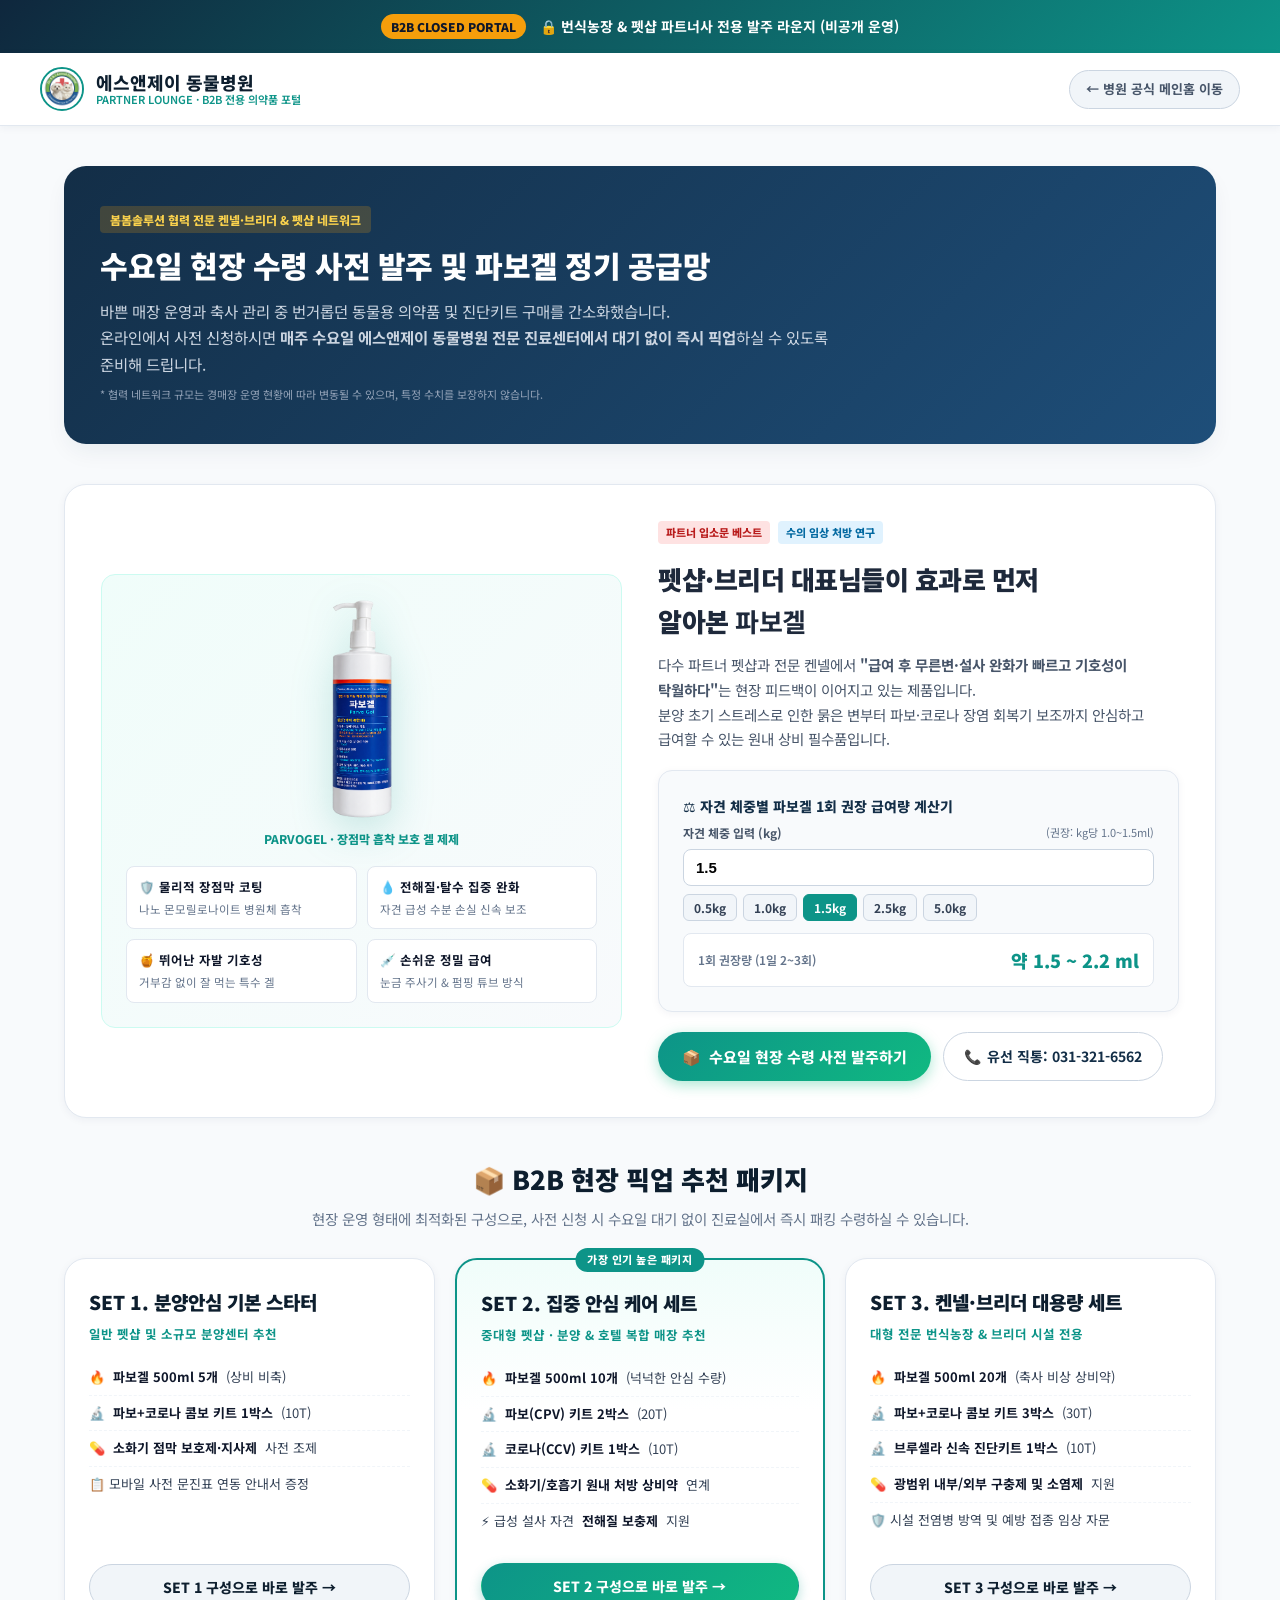
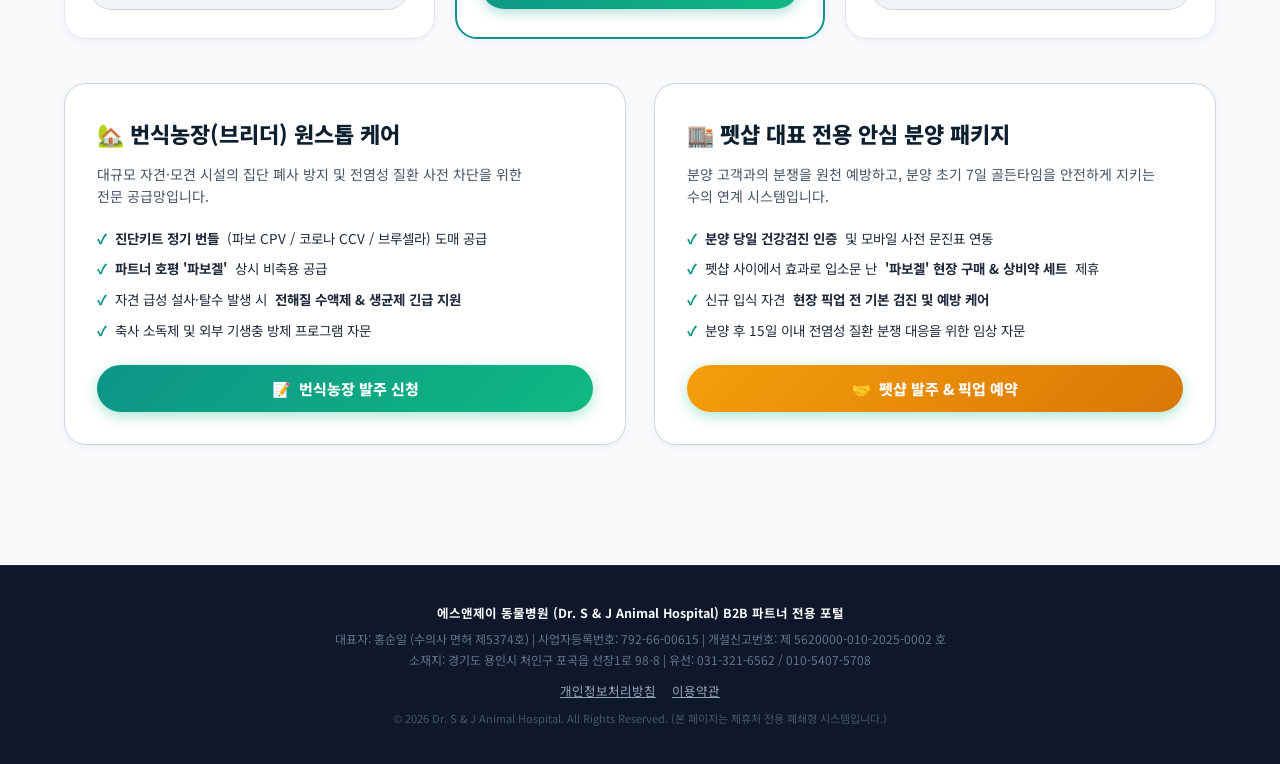
<file: partner.html>
<!DOCTYPE html>
<html lang="ko">
<head>
  <meta charset="UTF-8" />
  <meta name="viewport" content="width=device-width, initial-scale=1.0" />
  <title>에스앤제이 동물병원 | B2B 파트너 전용 라운지 (번식농장·펫샵 발주 센터)</title>
  <!-- 검색엔진 및 AI 크롤러 원천 차단 메타 태그 -->
  <meta name="robots" content="noindex, nofollow, noarchive, nosnippet, noimageindex" />
  <meta name="googlebot" content="noindex, nofollow, noarchive, nosnippet" />
  <link rel="icon" type="image/png" href="./sj_logo.png" />
  
  <link rel="preconnect" href="https://fonts.googleapis.com" />
  <link rel="preconnect" href="https://fonts.gstatic.com" crossorigin />
  <link href="https://fonts.googleapis.com/css2?family=Noto+Sans+KR:wght@400;700;800&display=swap" rel="stylesheet" />

  <link rel="stylesheet" href="./partner.css" />
</head>
<body>

  <!-- 최상단 배너 -->
  <div class="partner-banner">
    <span class="partner-badge">B2B CLOSED PORTAL</span>
    <span>🔒 번식농장 &amp; 펫샵 파트너사 전용 발주 라운지 (비공개 운영)</span>
  </div>

  <!-- 헤더 -->
  <header>
    <div class="nav-container">
      <div class="brand-area">
        <img src="./sj_logo.png" alt="에스앤제이 동물병원 로고" class="brand-logo" />
        <div class="brand-title">
          에스앤제이 동물병원
          <span>PARTNER LOUNGE · B2B 전용 의약품 포털</span>
        </div>
      </div>
      <a href="./index.html" class="btn-main-site">← 병원 공식 메인홈 이동</a>
    </div>
  </header>

  <div class="partner-wrap">

    <!-- 인트로 히어로 -->
    <section class="partner-hero">
      <div style="display:inline-block; background:rgba(245,158,11,0.2); color:#fcd34d; font-size:12px; font-weight:800; padding:4px 10px; border-radius:4px; margin-bottom:12px;">
        봄봄솔루션 협력 전문 켄넬·브리더 &amp; 펫샵 네트워크
      </div>
      <h1>수요일 현장 수령 사전 발주 및 파보겔 정기 공급망</h1>
      <p>
        바쁜 매장 운영과 축사 관리 중 번거롭던 동물용 의약품 및 진단키트 구매를 간소화했습니다.<br />
        온라인에서 사전 신청하시면 <strong>매주 수요일 에스앤제이 동물병원 전문 진료센터에서 대기 없이 즉시 픽업</strong>하실 수 있도록 준비해 드립니다.
      </p>
      <p style="font-size:11px; color:#94a3b8; margin-top:8px;">* 협력 네트워크 규모는 경매장 운영 현황에 따라 변동될 수 있으며, 특정 수치를 보장하지 않습니다.</p>
    </section>

    <!-- 파보겔 소개 & 계산기 -->
    <section class="product-section">
      <div class="product-visual-wrap">
        <img src="./parvogel_product.png" alt="파보겔 정품 케이스 및 용기 이미지" class="product-img" />
        <div style="font-size:12px; font-weight:800; color:#0d9488; margin-top:10px;">PARVOGEL · 장점막 흡착 보호 겔 제제</div>
        <div class="product-spec-grid">
          <div class="product-spec-item">
            <strong>🛡️ 물리적 장점막 코팅</strong>
            <span>나노 몬모릴로나이트 병원체 흡착</span>
          </div>
          <div class="product-spec-item">
            <strong>💧 전해질·탈수 집중 완화</strong>
            <span>자견 급성 수분 손실 신속 보조</span>
          </div>
          <div class="product-spec-item">
            <strong>🍯 뛰어난 자발 기호성</strong>
            <span>거부감 없이 잘 먹는 특수 겔</span>
          </div>
          <div class="product-spec-item">
            <strong>💉 손쉬운 정밀 급여</strong>
            <span>눈금 주사기 &amp; 펌핑 튜브 방식</span>
          </div>
        </div>
      </div>

      <div>
        <div style="display:flex; gap:8px; margin-bottom:14px;">
          <span style="font-size:11px; background:#fee2e2; color:#b91c1c; padding:3px 8px; border-radius:4px; font-weight:800;">파트너 입소문 베스트</span>
          <span style="font-size:11px; background:#e0f2fe; color:#0369a1; padding:3px 8px; border-radius:4px; font-weight:800;">수의 임상 처방 연구</span>
        </div>
        <h2 style="font-size: 26px; font-weight: 900; color: #1e293b; margin-bottom: 12px; letter-spacing: -0.5px;">
          펫샵·브리더 대표님들이 효과로 먼저 알아본 <strong>파보겔</strong>
        </h2>
        <p style="font-size: 14.5px; color: #475569; line-height: 1.7; margin-bottom: 18px;">
          다수 파트너 펫샵과 전문 켄넬에서 <strong>"급여 후 무른변·설사 완화가 빠르고 기호성이 탁월하다"</strong>는 현장 피드백이 이어지고 있는 제품입니다.<br />
          분양 초기 스트레스로 인한 묽은 변부터 파보·코로나 장염 회복기 보조까지 안심하고 급여할 수 있는 원내 상비 필수품입니다.
        </p>

        <!-- 계산기 -->
        <div class="calc-box">
          <div style="font-size:14px; font-weight:800; color:#132e47; margin-bottom:6px;">
            ⚖️ 자견 체중별 파보겔 1회 권장 급여량 계산기
          </div>
          <div style="display:flex; justify-content:space-between; align-items:center; margin-bottom:6px;">
            <label style="font-size:12px; font-weight:700; color:#475569;">자견 체중 입력 (kg)</label>
            <span style="font-size:11px; color:#64748b;">(권장: kg당 1.0~1.5ml)</span>
          </div>
          <input type="number" id="petWeight" value="1.5" step="0.1" min="0.3" max="50" style="width:100%; padding:9px 12px; border:1px solid #cbd5e1; border-radius:8px; font-size:15px; font-weight:700; background:#ffffff;" oninput="calculateDosage()" />
          
          <div class="weight-chip-row">
            <button type="button" class="weight-chip-btn" onclick="selectWeightChip(0.5)">0.5kg</button>
            <button type="button" class="weight-chip-btn" onclick="selectWeightChip(1.0)">1.0kg</button>
            <button type="button" class="weight-chip-btn active" onclick="selectWeightChip(1.5)">1.5kg</button>
            <button type="button" class="weight-chip-btn" onclick="selectWeightChip(2.5)">2.5kg</button>
            <button type="button" class="weight-chip-btn" onclick="selectWeightChip(5.0)">5.0kg</button>
          </div>

          <div style="background:#ffffff; padding:12px 14px; border-radius:8px; border:1px solid #e2e8f0; margin-top:12px; display:flex; justify-content:space-between; align-items:center;">
            <div style="font-size:12px; color:#64748b; font-weight:600;">1회 권장량 (1일 2~3회)</div>
            <div id="calcResult" style="font-size:18px; font-weight:900; color:#0d9488;">
              약 1.5 ~ 2.2 ml
            </div>
          </div>
        </div>

        <div style="display:flex; gap:12px; flex-wrap:wrap; margin-top:20px;">
          <button class="btn-primary" onclick="openOrderModal()">
            <span>📦</span> 수요일 현장 수령 사전 발주하기
          </button>
          <a href="tel:031-321-6562" class="btn-call">
            <span>📞</span> 유선 직통: 031-321-6562
          </a>
        </div>
      </div>
    </section>

    <!-- B2B 긴급 구급약 & 키트 추천 세트 (3단 티어) -->
    <section class="packages-section">
      <div class="section-head">
        <h2>📦 B2B 현장 픽업 추천 패키지</h2>
        <p>현장 운영 형태에 최적화된 구성으로, 사전 신청 시 수요일 대기 없이 진료실에서 즉시 패킹 수령하실 수 있습니다.</p>
      </div>

      <div class="packages-grid">
        <!-- SET 1 -->
        <div class="package-card">
          <div>
            <div class="package-title">SET 1. 분양안심 기본 스타터</div>
            <div class="package-target">일반 펫샵 및 소규모 분양센터 추천</div>
            <ul class="package-items">
              <li>🔥 <strong>파보겔 500ml 5개</strong> (상비 비축)</li>
              <li>🔬 <strong>파보+코로나 콤보 키트 1박스</strong> (10T)</li>
              <li>💊 <strong>소화기 점막 보호제·지사제</strong> 사전 조제</li>
              <li>📋 모바일 사전 문진표 연동 안내서 증정</li>
            </ul>
          </div>
          <button type="button" class="btn-package-select" onclick="selectPackage(1)">
            SET 1 구성으로 바로 발주 →
          </button>
        </div>

        <!-- SET 2 (인기) -->
        <div class="package-card highlight">
          <div class="package-badge">가장 인기 높은 패키지</div>
          <div>
            <div class="package-title">SET 2. 집중 안심 케어 세트</div>
            <div class="package-target">중대형 펫샵 · 분양 &amp; 호텔 복합 매장 추천</div>
            <ul class="package-items">
              <li>🔥 <strong>파보겔 500ml 10개</strong> (넉넉한 안심 수량)</li>
              <li>🔬 <strong>파보(CPV) 키트 2박스</strong> (20T)</li>
              <li>🔬 <strong>코로나(CCV) 키트 1박스</strong> (10T)</li>
              <li>💊 <strong>소화기/호흡기 원내 처방 상비약</strong> 연계</li>
              <li>⚡ 급성 설사 자견 <strong>전해질 보충제</strong> 지원</li>
            </ul>
          </div>
          <button type="button" class="btn-package-select" onclick="selectPackage(2)">
            SET 2 구성으로 바로 발주 →
          </button>
        </div>

        <!-- SET 3 -->
        <div class="package-card">
          <div>
            <div class="package-title">SET 3. 켄넬·브리더 대용량 세트</div>
            <div class="package-target">대형 전문 번식농장 &amp; 브리더 시설 전용</div>
            <ul class="package-items">
              <li>🔥 <strong>파보겔 500ml 20개</strong> (축사 비상 상비약)</li>
              <li>🔬 <strong>파보+코로나 콤보 키트 3박스</strong> (30T)</li>
              <li>🔬 <strong>브루셀라 신속 진단키트 1박스</strong> (10T)</li>
              <li>💊 <strong>광범위 내부/외부 구충제 및 소염제</strong> 지원</li>
              <li>🛡️ 시설 전염병 방역 및 예방 접종 임상 자문</li>
            </ul>
          </div>
          <button type="button" class="btn-package-select" onclick="selectPackage(3)">
            SET 3 구성으로 바로 발주 →
          </button>
        </div>
      </div>
    </section>

    <!-- B2B 2단 그리드 -->
    <div class="b2b-grid">
      <!-- 번식농장 -->
      <div class="b2b-card">
        <h3>🏡 번식농장(브리더) 원스톱 케어</h3>
        <p>대규모 자견·모견 시설의 집단 폐사 방지 및 전염성 질환 사전 차단을 위한 전문 공급망입니다.</p>
        <ul class="b2b-list">
          <li><strong>진단키트 정기 번들</strong> (파보 CPV / 코로나 CCV / 브루셀라) 도매 공급</li>
          <li><strong>파트너 호평 '파보겔'</strong> 상시 비축용 공급</li>
          <li>자견 급성 설사·탈수 발생 시 <strong>전해질 수액제 &amp; 생균제 긴급 지원</strong></li>
          <li>축사 소독제 및 외부 기생충 방제 프로그램 자문</li>
        </ul>
        <button class="btn-primary" style="width:100%; justify-content:center;" onclick="openOrderModal()">
          <span>📝</span> 번식농장 발주 신청
        </button>
      </div>

      <!-- 펫샵 -->
      <div class="b2b-card">
        <h3>🏬 펫샵 대표 전용 안심 분양 패키지</h3>
        <p>분양 고객과의 분쟁을 원천 예방하고, 분양 초기 7일 골든타임을 안전하게 지키는 수의 연계 시스템입니다.</p>
        <ul class="b2b-list">
          <li><strong>분양 당일 건강검진 인증</strong> 및 모바일 사전 문진표 연동</li>
          <li>펫샵 사이에서 효과로 입소문 난 <strong>'파보겔' 현장 구매 &amp; 상비약 세트</strong> 제휴</li>
          <li>신규 입식 자견 <strong>현장 픽업 전 기본 검진 및 예방 케어</strong></li>
          <li>분양 후 15일 이내 전염성 질환 분쟁 대응을 위한 임상 자문</li>
        </ul>
        <button class="btn-primary" style="width:100%; justify-content:center; background:linear-gradient(135deg, #f59e0b, #d97706);" onclick="openOrderModal()">
          <span>🤝</span> 펫샵 발주 &amp; 픽업 예약
        </button>
      </div>
    </div>

  </div>

  <!-- 발주 모달 -->
  <div id="orderModal" class="modal-backdrop">
    <div class="modal-content">
      <button class="modal-close" onclick="closeModal('orderModal')">&times;</button>
      <div style="display:flex; align-items:center; gap: 10px; margin-bottom: 16px;">
        <span style="font-size: 26px;">📦</span>
        <h3 style="font-size: 20px; font-weight: 800; color: var(--primary-900);">수요일 현장 수령 · 사전 발주</h3>
      </div>
      <p style="font-size: 13px; color: #64748b; margin-bottom: 18px;">
        품절 걱정 없이, 사전에 신청하시면 <strong>매주 수요일 에스앤제이 동물병원 진료실에서 즉시 픽업</strong>하실 수 있도록 준비해 드립니다.
      </p>

      <form onsubmit="handlePreOrderSubmit(event)">
        <div style="display:grid; grid-template-columns: 1fr 1fr; gap: 10px; margin-bottom: 12px;">
          <div>
            <label style="font-size: 12px; font-weight: 700; display:block; margin-bottom: 4px;">상호명 (펫샵/농장)</label>
            <input type="text" id="orderCompany" required placeholder="예: 힐링펫 / 스타켄넬" style="width:100%; padding:9px; border:1px solid #cbd5e1; border-radius:8px; font-size:13px;" />
          </div>
          <div>
            <label style="font-size: 12px; font-weight: 700; display:block; margin-bottom: 4px;">담당자 연락처</label>
            <input type="tel" id="orderPhone" required placeholder="010-0000-0000" style="width:100%; padding:9px; border:1px solid #cbd5e1; border-radius:8px; font-size:13px;" />
          </div>
        </div>

        <div style="background: #f8fafc; padding: 14px; border-radius: 10px; border: 1px solid #e2e8f0; margin-bottom: 14px;">
          <strong style="display:block; font-size: 13px; color: var(--primary-800); margin-bottom: 8px;">필요 품목 및 수량 체크:</strong>
          
          <div style="display:flex; justify-content:space-between; align-items:center; margin-bottom: 8px; font-size: 13px;">
            <label><input type="checkbox" id="itemParvogel" checked /> 🔥 <strong>파보겔 500ml</strong> 대용량 겔</label>
            <input type="number" id="qtyParvogel" value="5" min="1" max="100" style="width: 70px; padding: 4px 8px; border: 1px solid #cbd5e1; border-radius: 6px; text-align: center;" /> 개
          </div>

          <div style="display:flex; justify-content:space-between; align-items:center; margin-bottom: 8px; font-size: 13px;">
            <label><input type="checkbox" id="itemParvoKit" /> 🔬 파보(CPV) 진단키트 (10T/box)</label>
            <input type="number" id="qtyParvoKit" value="1" min="1" max="50" style="width: 70px; padding: 4px 8px; border: 1px solid #cbd5e1; border-radius: 6px; text-align: center;" /> 박스
          </div>

          <div style="display:flex; justify-content:space-between; align-items:center; margin-bottom: 8px; font-size: 13px;">
            <label><input type="checkbox" id="itemCoronaKit" /> 🔬 코로나(CCV 단독) 진단키트 (10T/box)</label>
            <input type="number" id="qtyCoronaKit" value="1" min="1" max="50" style="width: 70px; padding: 4px 8px; border: 1px solid #cbd5e1; border-radius: 6px; text-align: center;" /> 박스
          </div>

          <div style="display:flex; justify-content:space-between; align-items:center; margin-bottom: 8px; font-size: 13px;">
            <label><input type="checkbox" id="itemComboKit" /> 🔬 파보+코로나 콤보 키트 (10T/box)</label>
            <input type="number" id="qtyComboKit" value="1" min="1" max="50" style="width: 70px; padding: 4px 8px; border: 1px solid #cbd5e1; border-radius: 6px; text-align: center;" /> 박스
          </div>

          <div style="display:flex; justify-content:space-between; align-items:center; margin-bottom: 8px; font-size: 13px;">
            <label><input type="checkbox" id="itemBrucellaKit" /> 🔬 브루셀라 진단키트 (10T/box)</label>
            <input type="number" id="qtyBrucellaKit" value="1" min="1" max="50" style="width: 70px; padding: 4px 8px; border: 1px solid #cbd5e1; border-radius: 6px; text-align: center;" /> 박스
          </div>

          <div style="display:flex; justify-content:space-between; align-items:center; font-size: 13px;">
            <label><input type="checkbox" id="itemRxMeds" /> 💊 수의사 처방약 (구충제·항생제·소염진통제·점안액·연고 등)</label>
            <span style="font-size:11.5px; color:#0d9488; font-weight:700;">내원 시 수령</span>
          </div>
        </div>

        <div style="margin-bottom: 14px;">
          <label style="font-size: 12px; font-weight: 700; display:block; margin-bottom: 4px;">수령 희망 일자 / 추가 메모</label>
          <input type="text" id="orderMemo" value="이번 주 수요일 오전 11시 현장 픽업 희망합니다." style="width:100%; padding:9px; border:1px solid #cbd5e1; border-radius:8px; font-size:13px;" />
        </div>

        <button type="submit" class="btn-primary" style="width:100%; justify-content:center; padding:13px; font-size:15px;">
          📝 수요일 현장 픽업 예약 완료하기
        </button>
      </form>
    </div>
  </div>

  <footer style="background:#0f172a; color:#94a3b8; padding:36px 24px; text-align:center; font-size:12.5px; line-height: 1.7; border-top: 1px solid #1e293b;">
    <p style="margin: 0 0 6px 0; color: #f8fafc; font-weight: 700;">에스앤제이 동물병원 (Dr. S & J Animal Hospital) B2B 파트너 전용 포털</p>
    <p style="margin: 0 0 10px 0; color: #64748b; font-size: 12px;">
      대표자: 홍순일 (수의사 면허 제5374호) | 사업자등록번호: 792-66-00615 | 개설신고번호: 제 5620000-010-2025-0002 호<br />
      소재지: 경기도 용인시 처인구 포곡읍 선장1로 98-8 | 유선: 031-321-6562 / 010-5407-5708
    </p>
    <div style="margin-top: 10px; display:flex; justify-content:center; gap: 16px;">
      <a href="javascript:void(0)" onclick="openModal('p_privacyModal')" style="color:#94a3b8; text-decoration: underline;">개인정보처리방침</a>
      <a href="javascript:void(0)" onclick="openModal('p_termsModal')" style="color:#94a3b8; text-decoration: underline;">이용약관</a>
    </div>
    <div style="color:#475569; font-size: 11px; margin-top: 8px;">&copy; 2026 Dr. S & J Animal Hospital. All Rights Reserved. (본 페이지는 제휴처 전용 폐쇄형 시스템입니다.)</div>
  </footer>

  <!-- 모달: 개인정보처리방침 (파트너용) -->
  <div id="p_privacyModal" class="modal-backdrop">
    <div class="modal-content" style="max-width: 680px; max-height: 85vh; overflow-y: auto;">
      <button class="modal-close" onclick="closeModal('p_privacyModal')">&times;</button>
      <div style="display:flex; align-items:center; gap: 10px; margin-bottom: 16px;">
        <span style="font-size: 26px;">🔒</span>
        <h3 style="font-size: 20px; font-weight: 800; color: var(--primary);">에스앤제이 동물병원 개인정보처리방침</h3>
      </div>
      <div style="font-size: 13.5px; color: #334155; line-height: 1.75; margin-bottom: 20px;">
        <p>에스앤제이 동물병원은 개인정보 보호법 등 관련 법령을 준수하며, 제휴 브리더 및 펫샵 파트너의 사전 발주 정보와 상담 데이터를 안전하게 관리합니다.</p>
        <h4 style="font-size: 14.5px; color: #0f172a; margin: 14px 0 6px 0;">1 수집 항목 및 목적</h4>
        <p>· 수집 항목: 상호명, 담당자 연락처, 사전 예약 품목 및 수량, 수령 메모<br />· 수집 목적: 매주 수요일 현장 조제 약품 및 진단키트 사전 패킹 준비, 비상 연락</p>
        <h4 style="font-size: 14.5px; color: #0f172a; margin: 14px 0 6px 0;">2 보관 및 책임자</h4>
        <p>· 보유 기간: 발주 및 수령 완료 후 1년 보관 후 파기<br />· 책임자: 홍순일 원장 (031-321-6562 / 010-5407-5708)</p>
      </div>
      <button class="btn-primary" style="width:100%; justify-content:center;" onclick="closeModal('p_privacyModal')">확인 및 닫기</button>
    </div>
  </div>

  <!-- 모달: 서비스 이용약관 (파트너용) -->
  <div id="p_termsModal" class="modal-backdrop">
    <div class="modal-content" style="max-width: 680px; max-height: 85vh; overflow-y: auto;">
      <button class="modal-close" onclick="closeModal('p_termsModal')">&times;</button>
      <div style="display:flex; align-items:center; gap: 10px; margin-bottom: 16px;">
        <span style="font-size: 26px;">📑</span>
        <h3 style="font-size: 20px; font-weight: 800; color: var(--primary);">B2B 파트너 전용 포털 이용약관</h3>
      </div>
      <div style="font-size: 13.5px; color: #334155; line-height: 1.75; margin-bottom: 20px;">
        <h4 style="font-size: 14.5px; color: #0f172a; margin: 12px 0 6px 0;">제1조 (목적)</h4>
        <p>본 약관은 에스앤제이 동물병원과 제휴 브리더·펫샵 간의 수요일 현장 진료 및 원내 처방약·진단키트 사전 주문 서비스의 원활한 운영을 목적으로 합니다.</p>
        <h4 style="font-size: 14.5px; color: #0f172a; margin: 14px 0 6px 0;">제2조 (처방 의약품 교부 준수)</h4>
        <p>수의사 처방약 및 전문의약품은 수의사법에 의거하여 수의사의 확인 및 현장 교부 원칙을 준수하며, 목적 외 재판매나 오남용을 금지합니다.</p>
      </div>
      <button class="btn-primary" style="width:100%; justify-content:center;" onclick="closeModal('p_termsModal')">확인 및 닫기</button>
    </div>
  </div>

  <script src="./hospital-config.js"></script>
  <script src="./partner.js"></script>
</body>
</html>
</file>
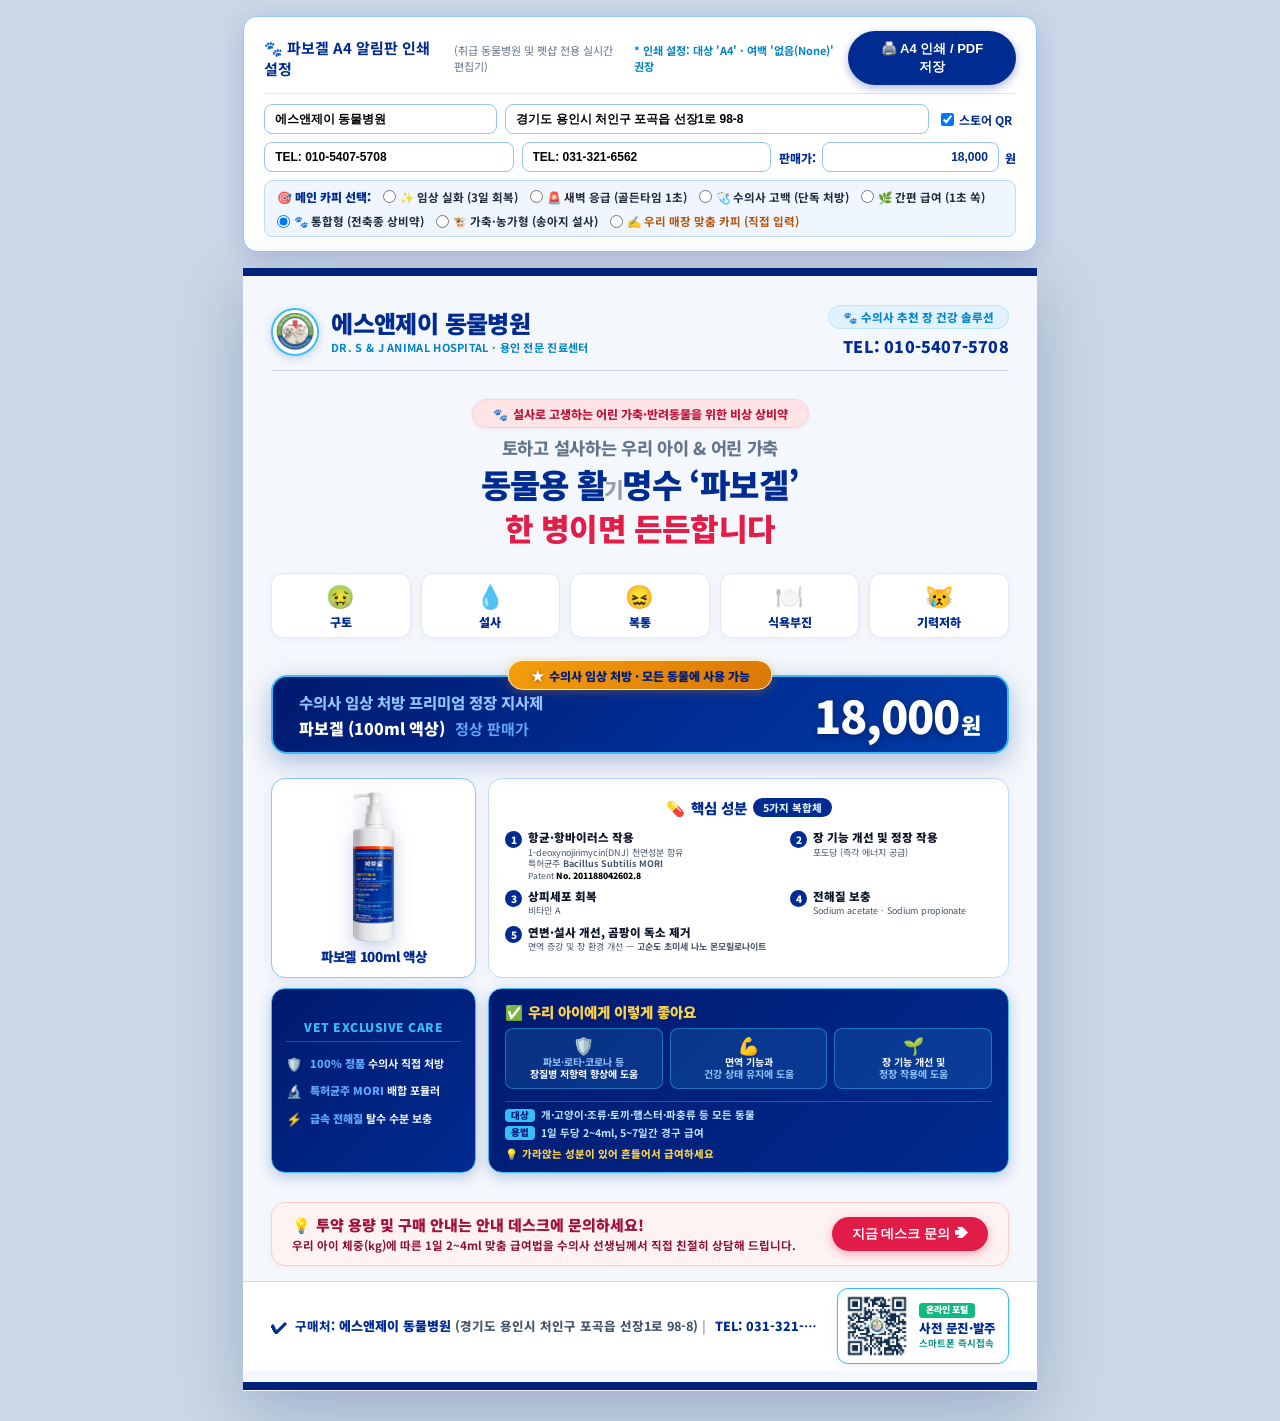
<file: parvogel-notice-A4.html>
<!DOCTYPE html>
<html lang="ko">
<head>
<meta charset="UTF-8">
<meta name="viewport" content="width=1024, initial-scale=1.0">
<title>파보겔 A4 알림판 - 파보겔 실사 블루 시그니처 에디션</title>
<link rel="preconnect" href="https://fonts.googleapis.com">
<link rel="preconnect" href="https://fonts.gstatic.com" crossorigin>
<link href="https://fonts.googleapis.com/css2?family=Noto+Sans+KR:wght@400;500;700;800;900&display=swap" rel="stylesheet">
<style>
  * {
    margin: 0;
    padding: 0;
    box-sizing: border-box;
    word-break: keep-all;
    overflow-wrap: break-word;
    -webkit-font-smoothing: antialiased;
  }
  
  body {
    font-family: 'Noto Sans KR', 'Malgun Gothic', 'Apple SD Gothic Neo', sans-serif;
    background: #cad7e6;
    color: #0f172a;
  }

  /* 인쇄 전용 스타일 (A4 단 1페이지 칼인쇄 절대 준수) */
  @media print {
    @page {
      size: 210mm 297mm;
      margin: 0;
    }
    html, body {
      background: #ffffff !important;
      margin: 0 !important;
      padding: 0 !important;
      width: 210mm !important;
      height: 297mm !important;
      overflow: hidden !important;
      -webkit-print-color-adjust: exact !important;
      print-color-adjust: exact !important;
    }
    .no-print {
      display: none !important;
    }
    #a4 {
      width: 210mm !important;
      height: 297mm !important;
      max-height: 297mm !important;
      margin: 0 !important;
      box-shadow: none !important;
      border: none !important;
      border-radius: 0 !important;
      page-break-inside: avoid !important;
      page-break-after: avoid !important;
    }
  }

  /* 화면 전용 컨트롤 패널 */
  .ctrl-panel {
    width: 210mm;
    max-width: 96vw;
    margin: 16px auto 16px;
    background: #ffffff;
    border-radius: 14px;
    box-shadow: 0 6px 24px rgba(0, 43, 144, 0.15);
    padding: 14px 20px;
    border: 1.5px solid #93c5fd;
  }

  .ctrl-btn {
    background: #002b90;
    color: #ffffff;
    border: none;
    padding: 9px 24px;
    border-radius: 99px;
    font-weight: 800;
    font-size: 13px;
    cursor: pointer;
    box-shadow: 0 3px 10px rgba(0, 43, 144, 0.35);
    transition: all 0.2s;
  }
  .ctrl-btn:hover {
    background: #001c7b;
    transform: translateY(-1px);
  }

  .ctrl-input {
    border: 1.5px solid #93c5fd;
    border-radius: 8px;
    padding: 7px 10px;
    font-size: 12px;
    font-weight: 600;
    outline: none;
  }
  .ctrl-input:focus {
    border-color: #002b90;
    box-shadow: 0 0 0 2px rgba(0, 43, 144, 0.2);
  }

  /* A4 컨테이너 (정확한 210mm x 297mm) */
  #a4 {
    width: 210mm;
    height: 297mm;
    max-height: 297mm;
    margin: 0 auto 30px;
    background: #f4f8fc;
    box-shadow: 0 20px 60px rgba(0, 30, 100, 0.22);
    position: relative;
    overflow: hidden;
    display: flex;
    flex-direction: column;
    justify-content: space-between;
  }

  /* 상단/하단 파보겔 실사 딥블루 띠 */
  .color-bar {
    height: 8px;
    background: #00227a;
    width: 100%;
    flex-shrink: 0;
  }

  /* 1. 헤더 */
  .header-wrap {
    padding: 18px 28px 10px;
    flex-shrink: 0;
  }
  .header-row {
    display: flex;
    justify-content: space-between;
    align-items: center;
  }
  .store-title-area {
    display: flex;
    align-items: center;
    gap: 12px;
  }
  .header-logo {
    width: 48px;
    height: 48px;
    border-radius: 50%;
    border: 2px solid #38bdf8;
    background: #ffffff;
    box-shadow: 0 2px 10px rgba(0, 43, 144, 0.2);
    object-fit: contain;
  }
  .store-title {
    font-size: 24px;
    font-weight: 900;
    color: #002b90;
    letter-spacing: -0.6px;
    line-height: 1.2;
  }
  .store-sub {
    font-size: 11px;
    font-weight: 700;
    color: #0284c7;
    letter-spacing: 0.3px;
    margin-top: 2px;
  }
  .header-right {
    display: flex;
    flex-direction: column;
    align-items: flex-end;
    gap: 5px;
  }
  .solution-badge {
    background: #e0f2fe;
    border: 1px solid #bae6fd;
    border-radius: 99px;
    padding: 3px 14px;
    font-size: 11.5px;
    font-weight: 800;
    color: #0284c7;
    display: inline-flex;
    align-items: center;
    gap: 4px;
  }
  .header-tel {
    font-size: 16px;
    font-weight: 900;
    color: #002b90;
    letter-spacing: 0.2px;
  }
  .header-divider {
    height: 1px;
    background: #cbd5e1;
    margin-top: 12px;
  }

  /* 2. 히어로 타이틀 */
  .hero-wrap {
    text-align: center;
    padding: 6px 28px 4px;
    flex-shrink: 0;
  }
  .hero-badge {
    display: inline-flex;
    align-items: center;
    gap: 5px;
    background: #ffe4e6;
    border: 1px solid #facfe7;
    border-radius: 99px;
    padding: 5px 20px;
    font-size: 12px;
    font-weight: 800;
    color: #be123c;
    box-shadow: 0 1px 4px rgba(190, 18, 60, 0.08);
  }
  .hero-sub {
    font-size: 17.5px;
    font-weight: 800;
    color: #64748b;
    margin-top: 7px;
    letter-spacing: -0.3px;
  }
  .hero-main {
    font-size: 33px;
    font-weight: 900;
    line-height: 1.25;
    margin-top: 4px;
    letter-spacing: -0.8px;
  }
  .hero-product-name {
    color: #002b90;
    display: inline-flex;
    align-items: baseline;
    justify-content: center;
  }
  /* '기'자: 블러 없이, 메인 폰트보다 약간 작고 은은하게(0.65em, 55% 투명도) 배치하여 자연스럽게 '동물용 활명수'로 연상 */
  .ghost-gi {
    display: inline-block;
    font-size: 0.65em;
    opacity: 0.55;
    margin: 0 -1.5px;
    vertical-align: 2px;
    color: #475569;
    font-weight: 800;
    letter-spacing: -0.5px;
  }
  .hero-strong {
    color: #e11d48;
    display: block;
    margin-top: 4px;
    font-size: 31px;
  }

  /* 3. 증상 5구 카드 */
  .symptoms-grid {
    display: grid;
    grid-template-columns: repeat(5, 1fr);
    gap: 10px;
    padding: 10px 28px 8px;
    flex-shrink: 0;
  }
  .symptom-card {
    background: #ffffff;
    border: 1px solid #e2e8f0;
    border-radius: 12px;
    padding: 9px 0 7px;
    text-align: center;
    box-shadow: 0 2px 8px rgba(0, 43, 144, 0.04);
  }
  .symptom-icon {
    font-size: 23px;
    line-height: 1.1;
  }
  .symptom-name {
    font-size: 12px;
    font-weight: 900;
    color: #002b90;
    margin-top: 4px;
  }

  /* 4. 메인 배너 (파보겔 실사 블루 시그니처) */
  .banner-wrap {
    padding: 0 28px;
    margin-top: 18px; /* 메인 배너 및 하단 전체를 아래로 1줄(8px) 내려줌 */
    position: relative;
    flex-shrink: 0;
  }
  .banner-badge {
    position: absolute;
    top: -15px; /* 노란색 박스를 위로 올려 밑의 글씨를 전혀 가리지 않도록 조정 */
    left: 50%;
    transform: translateX(-50%);
    background: linear-gradient(135deg, #f59e0b, #d97706);
    border: 1px solid #fef3c7;
    color: #001c7b;
    font-size: 12px;
    font-weight: 900;
    border-radius: 99px;
    padding: 4px 22px;
    box-shadow: 0 2px 8px rgba(217, 119, 6, 0.35);
    z-index: 2;
    white-space: nowrap;
  }
  .banner-box {
    background: linear-gradient(135deg, #001a6e 0%, #002b90 50%, #013ca6 100%);
    border: 2px solid #38bdf8;
    border-radius: 16px;
    padding: 15px 26px 12px;
    color: #ffffff;
    display: flex;
    justify-content: space-between;
    align-items: center;
    box-shadow: 0 8px 26px rgba(0, 43, 144, 0.3);
  }
  .banner-desc {
    font-size: 15.5px;
    font-weight: 800;
    color: #93c5fd;
    line-height: 1.35;
  }
  .banner-product-title {
    font-size: 16px;
    font-weight: 900;
    color: #ffffff;
    margin-top: 3px;
  }
  .banner-price-label {
    font-size: 15px;
    font-weight: 700;
    color: #60a5fa;
    margin-left: 6px;
  }
  .banner-price-val {
    font-size: 45px;
    font-weight: 900;
    color: #ffffff;
    line-height: 1;
    text-shadow: 0 2px 6px rgba(0, 20, 80, 0.6);
    letter-spacing: -1px;
  }
  .banner-price-won {
    font-size: 22px;
    font-weight: 900;
    color: #ffffff;
    margin-left: 2px;
  }

  /* 5. 바디 2단 그리드 (높이 칼맞춤 및 여백 정돈) */
  .body-grid {
    display: grid;
    grid-template-columns: 205px 1fr;
    gap: 12px;
    padding: 12px 28px 8px;
    flex-shrink: 0;
  }

  /* 좌측 컬럼 */
  .left-column {
    display: flex;
    flex-direction: column;
    gap: 10px;
  }

  /* 좌측 상단: 파보겔 병 사진 박스 (핵심성분 박스와 높이 1:1 일치: 200px) */
  .bottle-card {
    background: #ffffff;
    border: 1.5px solid #93c5fd;
    border-radius: 14px;
    padding: 10px 8px 8px;
    display: flex;
    flex-direction: column;
    align-items: center;
    justify-content: center;
    box-shadow: 0 4px 14px rgba(0, 43, 144, 0.07);
    height: 200px; /* 핵심성분 박스와 정확히 동일한 높이 */
    flex-shrink: 0;
  }
  .bottle-img-wrap {
    width: 100%;
    height: 150px;
    display: flex;
    align-items: center;
    justify-content: center;
  }
  .bottle-img {
    height: 100%;
    max-height: 150px;
    width: auto;
    object-fit: contain;
    filter: drop-shadow(0 6px 10px rgba(0, 43, 144, 0.22));
  }
  .bottle-caption {
    font-size: 13.5px;
    font-weight: 900;
    color: #002b90;
    margin-top: 4px;
    text-align: center;
    letter-spacing: -0.3px;
  }

  /* 좌측 하단: VET EXCLUSIVE CARE 박스 (우측 효능 박스와 높이 1:1 일치: 185px) */
  .safe-care-card {
    background: linear-gradient(135deg, #001a6e 0%, #002b90 100%);
    border: 1.5px solid #38bdf8;
    border-radius: 14px;
    padding: 29px 14px 12px; /* 맨위 상단 여백 1줄(약 7px) 더 추가 확보: 총 29px */
    color: #ffffff;
    display: flex;
    flex-direction: column;
    justify-content: flex-start;
    height: 185px; /* 우측 효과 박스와 정확히 동일한 높이 */
    box-shadow: 0 4px 14px rgba(0, 43, 144, 0.25);
    flex-shrink: 0;
  }
  .safe-header {
    font-size: 12px;
    font-weight: 900;
    color: #38bdf8;
    text-align: center;
    letter-spacing: 0.5px;
    border-bottom: 1px solid rgba(56, 189, 248, 0.35);
    padding-bottom: 6px;
  }
  .safe-list {
    display: flex;
    flex-direction: column;
    gap: 10px;
    padding-top: 13px; /* 밑줄과 글씨줄 사이 자연스러운 여백 */
  }
  .safe-item {
    display: flex;
    align-items: center;
    gap: 8px;
    font-size: 11px;
    font-weight: 700;
    color: #f1f5f9;
    line-height: 1.35;
  }
  .safe-item-icon {
    font-size: 13px;
    flex-shrink: 0;
  }
  .safe-item b {
    color: #60a5fa;
    font-weight: 900;
  }

  /* 우측 컬럼 */
  .right-column {
    display: flex;
    flex-direction: column;
    gap: 10px;
  }

  /* 우측 상단: 핵심 성분 카드 (좌측 사진박스와 높이 1:1 일치: 200px, 박스 중앙 가운데 맞춤) */
  .ingredients-card {
    background: #ffffff;
    border: 1px solid #bfdbfe;
    border-radius: 14px;
    padding: 12px 16px;
    box-shadow: 0 3px 10px rgba(0, 43, 144, 0.04);
    height: 200px; /* 사진박스와 정확히 동일한 높이 */
    display: flex;
    flex-direction: column;
    justify-content: center; /* 상하 수직 중앙 정렬 */
    box-sizing: border-box;
    flex-shrink: 0;
  }
  .card-header-row {
    display: flex;
    align-items: center;
    justify-content: center; /* 핵심 성분 타이틀 박스 가로 중앙 맞춤 */
    gap: 6px;
    margin-top: -5px; /* 핵심 성분 부분만 반줄 위로 이동 */
    margin-bottom: 12px; /* 타이틀 아래 균형 잡힌 간격 */
  }
  .card-header-title {
    font-size: 14.5px;
    font-weight: 900;
    color: #002b90;
    display: flex;
    align-items: center;
    gap: 4px;
  }
  .card-header-badge {
    background: #002b90;
    color: #e0f2fe;
    font-size: 10.5px;
    font-weight: 800;
    border-radius: 99px;
    padding: 2px 10px;
  }

  .ingredient-grid {
    display: grid;
    grid-template-columns: 1.15fr 0.85fr;
    gap: 7px 12px; /* 성분들을 자연스럽게 펼쳐 하단에 딱 1줄 여백 안착 */
  }
  .ingredient-item {
    display: flex;
    align-items: flex-start;
    gap: 6px;
  }
  .num-circle {
    width: 17px;
    height: 17px;
    background: #002b90;
    color: #ffffff;
    border-radius: 50%;
    display: flex;
    align-items: center;
    justify-content: center;
    font-size: 10px;
    font-weight: 900;
    flex-shrink: 0;
    margin-top: 1px;
  }
  .ing-title {
    font-size: 11.5px;
    font-weight: 900;
    color: #0f172a;
    line-height: 1.25;
  }
  .ing-desc {
    font-size: 9px;
    color: #475569;
    line-height: 1.3;
    margin-top: 2px;
  }

  /* 우측 하단: 효과 카드 (중간 여백 2줄로 압축, 높이 185px) */
  .effects-card {
    background: linear-gradient(135deg, #001a6e 0%, #002b90 100%);
    border: 1.5px solid #38bdf8;
    border-radius: 14px;
    padding: 12px 16px 11px;
    color: #ffffff;
    display: flex;
    flex-direction: column;
    justify-content: space-between;
    height: 185px; /* 좌측 안심케어 박스와 정확히 동일한 높이 */
    box-shadow: 0 4px 14px rgba(0, 43, 144, 0.25);
    flex-shrink: 0;
  }
  .effects-title {
    font-size: 14.5px;
    font-weight: 900;
    color: #fcd34d;
    display: flex;
    align-items: center;
    gap: 5px;
    margin-bottom: 6px;
  }
  .effects-3col {
    display: grid;
    grid-template-columns: repeat(3, 1fr);
    gap: 7px;
    /* 중간 여백을 딱 2줄(약 12px)로 압축 */
    margin-bottom: 11px;
  }
  .effect-sub-box {
    background: rgba(56, 189, 248, 0.14);
    border: 1px solid rgba(56, 189, 248, 0.45);
    border-radius: 8px;
    padding: 7px 4px;
    text-align: center;
    display: flex;
    flex-direction: column;
    align-items: center;
    justify-content: center;
  }
  .effect-sub-icon {
    font-size: 17px;
    line-height: 1;
    margin-bottom: 3px;
  }
  .effect-sub-text {
    font-size: 10px;
    font-weight: 700;
    color: #ffffff;
    line-height: 1.25;
  }
  .effect-sub-text span {
    color: #93c5fd;
  }

  .effects-bottom-row {
    border-top: 1px solid rgba(56, 189, 248, 0.35);
    padding-top: 7px;
    display: flex;
    flex-direction: column;
    gap: 4px;
  }
  .info-line {
    display: flex;
    align-items: center;
    gap: 6px;
    font-size: 10.5px;
    line-height: 1.2;
  }
  .info-pill {
    background: #38bdf8;
    color: #001c7b;
    font-size: 9.5px;
    font-weight: 900;
    border-radius: 4px;
    padding: 1px 6px;
    flex-shrink: 0;
  }
  .info-val {
    color: #bae6fd;
    font-weight: 700;
  }
  .shake-tip {
    font-size: 10.5px;
    font-weight: 800;
    color: #fcd34d;
    display: flex;
    align-items: center;
    gap: 4px;
    margin-top: 2px;
  }

  /* 6. 데스크 문의 배너 (자연스럽게 위로 올라오고 여백 확장) */
  .desk-banner {
    margin: 10px 28px 4px;
    background: #fef2f2;
    border: 1.5px solid #fecaca;
    border-radius: 14px;
    padding: 11px 20px;
    display: flex;
    justify-content: space-between;
    align-items: center;
    flex-shrink: 0;
    box-shadow: 0 2px 10px rgba(190, 18, 60, 0.05);
  }
  .desk-title {
    font-size: 15px;
    font-weight: 900;
    color: #9f1239;
    display: flex;
    align-items: center;
    gap: 5px;
  }
  .desk-sub {
    font-size: 11.5px;
    font-weight: 700;
    color: #881337;
    margin-top: 3px;
    line-height: 1.35;
  }
  .desk-btn {
    background: #e11c48;
    color: #ffffff;
    font-size: 13px;
    font-weight: 900;
    border-radius: 99px;
    padding: 8px 20px;
    display: inline-flex;
    align-items: center;
    gap: 5px;
    box-shadow: 0 3px 10px rgba(225, 28, 72, 0.35);
    white-space: nowrap;
    border: none;
    cursor: pointer;
    flex-shrink: 0;
  }

  /* 7. 최하단 구매처 영역 (푸터 공간 최적화 & QR 코드 대폭 확대) */
  .footer-wrap {
    padding: 6px 28px 7px;
    display: flex;
    justify-content: space-between;
    align-items: center;
    flex-shrink: 0;
    border-top: 1.5px solid #bfdbfe;
    background: #ffffff;
  }
  .footer-left {
    display: flex;
    align-items: center;
    gap: 8px;
    font-size: 12.5px;
    font-weight: 800;
    color: #002b90;
    flex: 1;
    min-width: 0;
  }
  .footer-check {
    color: #002b90;
    font-size: 16px;
    font-weight: 900;
  }
  .footer-text {
    overflow: hidden;
    text-overflow: ellipsis;
    white-space: nowrap;
    line-height: 1.35;
  }
  .footer-store {
    font-weight: 900;
    color: #002b90;
    font-size: 13px;
  }
  .footer-tel {
    font-weight: 900;
    color: #002b90;
    margin-left: 5px;
  }

  .qr-box {
    display: flex;
    align-items: center;
    gap: 9px;
    background: #ffffff;
    border: 1.5px solid #38bdf8;
    border-radius: 11px;
    padding: 4px 12px 4px 6px;
    flex-shrink: 0;
    margin-left: 14px;
    box-shadow: 0 2px 8px rgba(0, 43, 144, 0.08);
    text-decoration: none;
  }
  .qr-img {
    width: 66px;
    height: 66px;
    object-fit: contain;
    display: block;
    border-radius: 4px;
  }
  .qr-label-group {
    display: flex;
    flex-direction: column;
    gap: 2.5px;
  }
  .qr-badge {
    background: #03c75a;
    color: #ffffff;
    font-size: 9px;
    font-weight: 900;
    padding: 2px 7px;
    border-radius: 3.5px;
    display: inline-block;
    width: fit-content;
    letter-spacing: -0.2px;
    line-height: 1.15;
  }
  .qr-label-main {
    font-size: 12.5px;
    font-weight: 900;
    color: #002b90;
    line-height: 1.2;
    letter-spacing: -0.4px;
    white-space: nowrap;
  }
  .qr-label-sub {
    font-size: 9.5px;
    font-weight: 700;
    color: #0284c7;
    line-height: 1.15;
    white-space: nowrap;
  }
</style>
</head>
<body>

<!-- 화면 전용 컨트롤 패널 (2줄로 여유있게 정리) -->
<div class="no-print ctrl-panel">
  <div style="display:flex; justify-content:space-between; align-items:center; margin-bottom:10px; padding-bottom:8px; border-bottom:1px solid #e2e8f0;">
    <div style="display:flex; align-items:center; gap:8px;">
      <b style="color:#002b90; font-size:15px;">🐾 파보겔 A4 알림판 인쇄 설정</b>
      <span style="font-size:11px; color:#64748b;">(취급 동물병원 및 펫샵 전용 실시간 편집기)</span>
    </div>
    <div style="display:flex; align-items:center; gap:12px;">
      <span style="color:#0284c7; font-size:11px; font-weight:700;">* 인쇄 설정: 대상 'A4' · 여백 '없음(None)' 권장</span>
      <button class="ctrl-btn" onclick="window.print()">🖨️ A4 인쇄 / PDF 저장</button>
    </div>
  </div>

  <!-- 입력 필드 2줄 여유 있는 그리드 -->
  <div style="display:flex; flex-direction:column; gap:8px;">
    <!-- 1줄: 상호명, 주소, 스토어 QR -->
    <div style="display:grid; grid-template-columns: 1.1fr 2fr auto; gap:8px; align-items:center;">
      <input id="in_name" class="ctrl-input" type="text" value="에스앤제이 동물병원" placeholder="상호명" oninput="sync()">
      <input id="in_addr" class="ctrl-input" type="text" value="경기도 용인시 처인구 포곡읍 선장1로 98-8" placeholder="매장 주소 (비워두면 자동 숨김)" oninput="sync()">
      <label style="font-size:12px; font-weight:700; color:#002b90; display:flex; align-items:center; gap:5px; cursor:pointer; padding:0 4px; white-space:nowrap;">
        <input id="toggle_qr" type="checkbox" checked onchange="toggleQR(this.checked)"> 스토어 QR
      </label>
    </div>

    <!-- 2줄: 상단 상담전화, 하단 구매전화, 판매가 -->
    <div style="display:grid; grid-template-columns: 1.1fr 1.1fr 1fr; gap:8px; align-items:center;">
      <input id="in_top_tel" class="ctrl-input" type="text" value="TEL: 010-5407-5708" placeholder="상단 직통/상담 전화" oninput="sync()">
      <input id="in_bot_tel" class="ctrl-input" type="text" value="TEL: 031-321-6562" placeholder="하단 구매/대표 전화" oninput="sync()">
      <div style="display:flex; align-items:center; gap:6px;">
        <span style="font-size:12px; font-weight:800; color:#002b90; white-space:nowrap;">판매가:</span>
        <input id="in_price" class="ctrl-input" type="text" value="18,000" placeholder="판매가 (예: 18,000)" oninput="sync()" style="text-align:right; font-weight:800; color:#002b90; flex:1;">
        <span style="font-size:12px; font-weight:800; color:#002b90;">원</span>
      </div>
    </div>

    <!-- 3줄: 메인 카피 테마 선택 (랜딩페이지 4대 카피 + 축산/통합) -->
    <div style="display:flex; flex-wrap:wrap; align-items:center; gap:8px 12px; background:#eff6ff; padding:7px 12px; border-radius:8px; border:1px solid #bfdbfe;">
      <span style="font-size:12px; font-weight:900; color:#002b90; white-space:nowrap;">🎯 메인 카피 선택:</span>
      <label style="font-size:11.5px; font-weight:700; color:#1e293b; display:flex; align-items:center; gap:4px; cursor:pointer;">
        <input type="radio" name="theme_opt" value="copy-a" onchange="switchTheme('copy-a')"> ✨ 임상 실화 (3일 회복)
      </label>
      <label style="font-size:11.5px; font-weight:700; color:#1e293b; display:flex; align-items:center; gap:4px; cursor:pointer;">
        <input type="radio" name="theme_opt" value="copy-b" onchange="switchTheme('copy-b')"> 🚨 새벽 응급 (골든타임 1초)
      </label>
      <label style="font-size:11.5px; font-weight:700; color:#1e293b; display:flex; align-items:center; gap:4px; cursor:pointer;">
        <input type="radio" name="theme_opt" value="copy-c" onchange="switchTheme('copy-c')"> 🩺 수의사 고백 (단독 처방)
      </label>
      <label style="font-size:11.5px; font-weight:700; color:#1e293b; display:flex; align-items:center; gap:4px; cursor:pointer;">
        <input type="radio" name="theme_opt" value="copy-d" onchange="switchTheme('copy-d')"> 🌿 간편 급여 (1초 쏙)
      </label>
      <label style="font-size:11.5px; font-weight:700; color:#1e293b; display:flex; align-items:center; gap:4px; cursor:pointer;">
        <input type="radio" name="theme_opt" value="all" checked onchange="switchTheme('all')"> 🐾 통합형 (전축종 상비약)
      </label>
      <label style="font-size:11.5px; font-weight:700; color:#1e293b; display:flex; align-items:center; gap:4px; cursor:pointer;">
        <input type="radio" name="theme_opt" value="livestock" onchange="switchTheme('livestock')"> 🐮 가축·농가형 (송아지 설사)
      </label>
      <label style="font-size:11.5px; font-weight:700; color:#b45309; display:flex; align-items:center; gap:4px; cursor:pointer;">
        <input type="radio" name="theme_opt" value="custom" onchange="switchTheme('custom')"> ✍️ 우리 매장 맞춤 카피 (직접 입력)
      </label>
    </div>

    <!-- 4줄 (선택): 사용자 정의 카피 직접 편집 영역 -->
    <div id="custom_copy_wrap" style="display:none; align-items:center; gap:8px; background:#fffbeb; padding:7px 12px; border-radius:8px; border:1px solid #fde68a;">
      <span style="font-size:11.5px; font-weight:800; color:#92400e; white-space:nowrap;">✍️ 전체 카피 수정:</span>
      <input id="in_custom_copy" class="ctrl-input" type="text" style="flex:1; font-weight:700; color:#1e293b; background:#ffffff;"
             placeholder="상단 뱃지문구 | 서브 헤드라인 | 메인 굵은 글씨 (구분자: |)"
             oninput="applyCustomCopy(this.value)">
      <span style="font-size:11px; color:#b45309; font-weight:600; white-space:nowrap;">(구분자: |)</span>
    </div>
  </div>
</div>

<!-- ======================== A4 PAGE (210mm x 297mm) ======================== -->
<div id="a4">

  <!-- 1. 최상단 컬러 바 (파보겔 실사 블루) -->
  <div class="color-bar"></div>

  <!-- 2. 상단 헤더 -->
  <div class="header-wrap">
    <div class="header-row">
      <div class="store-title-area">
        <img src="sj_logo.png" alt="S&J" class="header-logo" />
        <div>
          <div class="store-title" id="topStoreName">에스앤제이 동물병원</div>
          <div class="store-sub">DR. S & J ANIMAL HOSPITAL · 용인 전문 진료센터</div>
        </div>
      </div>
      <div class="header-right">
        <div class="solution-badge">
          <span>🐾</span>
          <span>수의사 추천 장 건강 솔루션</span>
        </div>
        <div class="header-tel" id="topTel">TEL: 010-5407-5708</div>
      </div>
    </div>
    <div class="header-divider"></div>
  </div>

  <!-- 3. 히어로 타이틀 영역 -->
  <div class="hero-wrap">
    <div class="hero-badge" id="heroBadge">
      <span>🐾</span>
      <span id="heroBadgeText">설사로 고생하는 어린 가축·반려동물을 위한 비상 상비약</span>
    </div>
    <div class="hero-sub" id="heroSubText">토하고 설사하는 우리 아이 & 어린 가축</div>
    <div class="hero-main" id="heroMainText">
      <span class="hero-product-name">동물용 활<span class="ghost-gi">기</span>명수 ‘파보겔’</span>
      <span class="hero-strong">한 병이면 든든합니다</span>
    </div>
  </div>

  <!-- 4. 증상 5구 아이콘 그리드 -->
  <div class="symptoms-grid">
    <div class="symptom-card">
      <div class="symptom-icon">🤢</div>
      <div class="symptom-name">구토</div>
    </div>
    <div class="symptom-card">
      <div class="symptom-icon">💧</div>
      <div class="symptom-name">설사</div>
    </div>
    <div class="symptom-card">
      <div class="symptom-icon">😖</div>
      <div class="symptom-name">복통</div>
    </div>
    <div class="symptom-card">
      <div class="symptom-icon">🍽️</div>
      <div class="symptom-name">식욕부진</div>
    </div>
    <div class="symptom-card">
      <div class="symptom-icon">😿</div>
      <div class="symptom-name">기력저하</div>
    </div>
  </div>

  <!-- 5. 메인 배너 (정상 판매가 - 파보겔 실사 블루) -->
  <div class="banner-wrap">
    <div class="banner-badge"><span style="color:#ffffff; font-size:13.5px; margin-right:4px; filter:drop-shadow(0 1px 2px rgba(0,0,0,0.35)); vertical-align:-0.5px;">★</span>수의사 임상 처방 · 모든 동물에 사용 가능</div>
    <div class="banner-box">
      <div>
        <div class="banner-desc">수의사 임상 처방 프리미엄 정장 지사제</div>
        <div class="banner-product-title">
          <span>파보겔 (100ml 액상)</span>
          <span class="banner-price-label">정상 판매가</span>
        </div>
      </div>
      <div style="display:flex; align-items:baseline;">
        <span class="banner-price-val" id="bannerPrice">18,000</span>
        <span class="banner-price-won">원</span>
      </div>
    </div>
  </div>

  <!-- 6. 메인 바디 (좌우 2단 높이 1:1 완벽 칼맞춤) -->
  <div class="body-grid">
    
    <!-- 좌측 컬럼: 사진 박스 (200px) + 안심 처방 박스 (185px) -->
    <div class="left-column">
      <!-- 1) 40% 축소된 파보겔 100ml 액상 병 사진 카드 (200px) -->
      <div class="bottle-card">
        <div class="bottle-img-wrap">
          <img class="bottle-img" src="parvogel-bottle-crop.png" alt="파보겔 100ml 액상 병"
               onerror="this.src='parvogel-authentic.png';">
        </div>
        <div class="bottle-caption">파보겔 100ml 액상</div>
      </div>

      <!-- 2) 파보겔 안심 케어 보증 카드 (185px, 줄간격 정돈) -->
      <div class="safe-care-card">
        <div class="safe-header">VET EXCLUSIVE CARE</div>
        <div class="safe-list">
          <div class="safe-item">
            <span class="safe-item-icon">🛡️</span>
            <span><b>100% 정품</b> 수의사 직접 처방</span>
          </div>
          <div class="safe-item">
            <span class="safe-item-icon">🔬</span>
            <span><b>특허균주 MORI</b> 배합 포뮬러</span>
          </div>
          <div class="safe-item">
            <span class="safe-item-icon">⚡</span>
            <span><b>급속 전해질</b> 탈수 수분 보충</span>
          </div>
        </div>
      </div>
    </div>

    <!-- 우측 컬럼: 핵심 성분 (200px) + 우리 아이에게 이렇게 좋아요 (185px) -->
    <div class="right-column">
      
      <!-- 핵심 성분 5가지 복합체 (사진 박스와 높이 200px 정확히 일치) -->
      <div class="ingredients-card">
        <div class="card-header-row">
          <span style="font-size:15px;">💊</span>
          <span class="card-header-title">핵심 성분</span>
          <span class="card-header-badge">5가지 복합체</span>
        </div>
        
        <div class="ingredient-grid">
          <!-- 1. 항균·항바이러스 -->
          <div class="ingredient-item">
            <div class="num-circle">1</div>
            <div>
              <div class="ing-title">항균·항바이러스 작용</div>
              <div class="ing-desc">
                1-deoxynojirimycin(DNJ) 천연성분 함유<br>
                특허균주 <b>Bacillus Subtilis MORI</b><br>
                <span style="font-size:8.5px; color:#475569;">Patent <b style="color:#000000; font-weight:900;">No. 201188042602.8</b></span>
              </div>
            </div>
          </div>

          <!-- 2. 장 기능 개선 -->
          <div class="ingredient-item">
            <div class="num-circle">2</div>
            <div>
              <div class="ing-title">장 기능 개선 및 정장 작용</div>
              <div class="ing-desc">포도당 (즉각 에너지 공급)</div>
            </div>
          </div>

          <!-- 3. 상피세포 회복 -->
          <div class="ingredient-item">
            <div class="num-circle">3</div>
            <div>
              <div class="ing-title">상피세포 회복</div>
              <div class="ing-desc">비타민 A</div>
            </div>
          </div>

          <!-- 4. 전해질 보충 -->
          <div class="ingredient-item">
            <div class="num-circle">4</div>
            <div>
              <div class="ing-title">전해질 보충</div>
              <div class="ing-desc">Sodium acetate · Sodium propionate</div>
            </div>
          </div>

          <!-- 5. 연변·설사 개선 -->
          <div class="ingredient-item" style="grid-column: 1 / -1; margin-top: 1px;">
            <div class="num-circle">5</div>
            <div>
              <div class="ing-title">연변·설사 개선, 곰팡이 독소 제거</div>
              <div class="ing-desc">면역 증강 및 장 환경 개선 — <b>고순도 초미세 나노 몬모릴로나이트</b></div>
            </div>
          </div>
        </div>
      </div>

      <!-- 우리 아이에게 이렇게 좋아요 (중간 여백 2줄로 압축, 높이 185px) -->
      <div class="effects-card">
        <div>
          <div class="effects-title">
            <span>✅</span>
            <span>우리 아이에게 이렇게 좋아요</span>
          </div>
          
          <div class="effects-3col">
            <div class="effect-sub-box">
              <div class="effect-sub-icon">🛡️</div>
              <div class="effect-sub-text">
                <span>파보·로타·코로나 등</span><br>장질병 저항력 향상에 도움
              </div>
            </div>
            <div class="effect-sub-box">
              <div class="effect-sub-icon">💪</div>
              <div class="effect-sub-text">
                면역 기능과<br><span>건강 상태 유지에 도움</span>
              </div>
            </div>
            <div class="effect-sub-box">
              <div class="effect-sub-icon">🌱</div>
              <div class="effect-sub-text">
                장 기능 개선 및<br><span>정장 작용에 도움</span>
              </div>
            </div>
          </div>
        </div>

        <div class="effects-bottom-row">
          <div class="info-line">
            <span class="info-pill">대상</span>
            <span class="info-val">개·고양이·조류·토끼·햄스터·파충류 등 모든 동물</span>
          </div>
          <div class="info-line">
            <span class="info-pill">용법</span>
            <span class="info-val">1일 두당 2~4ml, 5~7일간 경구 급여</span>
          </div>
          <div class="shake-tip">
            <span>💡</span>
            <span>가라앉는 성분이 있어 흔들어서 급여하세요</span>
          </div>
        </div>
      </div>

    </div>
  </div>

  <!-- 7. 데스크 문의 배너 (자연스럽게 위로 올라와 안정적인 여백 확보) -->
  <div class="desk-banner">
    <div>
      <div class="desk-title">
        <span>💡</span>
        <span>투약 용량 및 구매 안내는 안내 데스크에 문의하세요!</span>
      </div>
      <div class="desk-sub">
        우리 아이 체중(kg)에 따른 1일 2~4ml 맞춤 급여법을 <b>수의사 선생님께서 직접</b> 친절히 상담해 드립니다.
      </div>
    </div>
    <button class="desk-btn" onclick="window.print()">
      <span>지금 데스크 문의</span>
      <span>➔</span>
    </button>
  </div>

  <!-- 8. 하단 구매처 & QR -->
  <div class="footer-wrap">
    <div class="footer-left">
      <span class="footer-check">✔</span>
      <div class="footer-text">
        <span>구매처: </span>
        <span class="footer-store" id="bottomStoreName">에스앤제이 동물병원</span>
        <span style="color:#475569;" id="bottomStoreAddrWrap"> (<span id="bottomStoreAddr">경기도 용인시 처인구 포곡읍 선장1로 98-8</span>)</span>
        <span style="color:#94a3b8;"> | </span>
        <span class="footer-tel" id="bottomTel">TEL: 031-321-6562</span>
      </div>
    </div>

    <!-- 에스앤제이 온라인 수의 포털 QR 코드 (푸터 공식 연동) -->
    <a id="qrContainer" class="qr-box" href="https://hongsoonil02-maker.github.io/snj-animal-hospital/" target="_blank" title="에스앤제이 온라인 수의 포털 즉시 연결">
      <img class="qr-img" src="snj_qr_branded.png" alt="에스앤제이 온라인 포털 QR">
      <div class="qr-label-group">
        <span class="qr-badge" style="background:#10b981;">온라인 포털</span>
        <div class="qr-label-main">사전 문진·발주</div>
        <div class="qr-label-sub" style="color:#0d9488;">스마트폰 즉시접속</div>
      </div>
    </a>
  </div>

  <!-- 9. 최하단 컬러 바 (파보겔 실사 블루) -->
  <div class="color-bar"></div>

</div>
<!-- ======================== END A4 ======================== -->

<script>
function sync() {
  var n = document.getElementById('in_name').value || '에스앤제이 동물병원';
  var a = document.getElementById('in_addr').value || '';
  var topT = document.getElementById('in_top_tel').value || 'TEL: 010-5407-5708';
  var botT = document.getElementById('in_bot_tel').value || 'TEL: 031-321-6562';
  
  if (topT && !topT.startsWith('TEL') && !topT.startsWith('Tel') && !topT.startsWith('tel')) {
    topT = 'TEL: ' + topT;
  }
  if (botT && !botT.startsWith('TEL') && !botT.startsWith('Tel') && !botT.startsWith('tel')) {
    botT = 'TEL: ' + botT;
  }

  // 상단 헤더
  document.getElementById('topStoreName').textContent = n;
  document.getElementById('topTel').textContent = topT;

  // 하단 구매처
  var botNameEl = document.getElementById('bottomStoreName');
  if (botNameEl) botNameEl.textContent = n;

  var addrEl = document.getElementById('bottomStoreAddr');
  var addrWrap = document.getElementById('bottomStoreAddrWrap');
  if (addrWrap && addrEl) {
    if (a.trim() === '') {
      addrWrap.style.display = 'none';
    } else {
      addrWrap.style.display = 'inline';
      addrEl.textContent = a;
    }
  }

  var botTelEl = document.getElementById('bottomTel');
  if (botTelEl) botTelEl.textContent = botT;

  // 판매가 동기화
  var priceEl = document.getElementById('in_price');
  var bannerPriceEl = document.getElementById('bannerPrice');
  if (priceEl && bannerPriceEl) {
    var p = priceEl.value.trim();
    if (!p) p = '18,000';
    var cleanNum = p.replace(/,/g, '');
    if (/^\d+$/.test(cleanNum)) {
      p = Number(cleanNum).toLocaleString();
    }
    bannerPriceEl.textContent = p;
  }
}

function toggleQR(show) {
  var qr = document.getElementById('qrContainer');
  if (qr) {
    qr.style.display = show ? 'flex' : 'none';
  }
}

var currentTheme = 'all';

function switchTheme(mode) {
  currentTheme = mode;
  var bText = document.getElementById('heroBadgeText');
  var sText = document.getElementById('heroSubText');
  var mText = document.getElementById('heroMainText');

  if (mode === 'copy-a') {
    // ✨ 7일간의 기적 임상 실화
    if (bText) bText.textContent = '7일간의 기적 임상 실화 · 파보겔(Parvogel) 단독 급여 케이스';
    if (sText) sText.textContent = '설사·혈변으로 곡기 끊겨 쓰러졌던 아이';
    if (mText) {
      mText.innerHTML = '<span class="hero-product-name">단 3일 만에 밥그릇 싹싹 비워내고</span>' +
                        '<span class="hero-strong">다시 건강하게 네 발로 서서 꼬리 칩니다</span>';
    }
  } else if (mode === 'copy-b') {
    // 🚨 24시간 안심 응급 상비약
    if (bText) bText.textContent = '24시간 안심 응급 상비약 · 병원 문 닫은 야간 골든타임';
    if (sText) sText.textContent = '병원 문 닫은 새벽 갑작스런 구토와 물설사';
    if (mText) {
      mText.innerHTML = '<span class="hero-product-name">바들바들 떨며 아이 숨이 잦아들 때</span>' +
                        '<span class="hero-strong">엄마가 건넬 수 있는 가장 빠른 1초</span>';
    }
  } else if (mode === 'copy-c') {
    // 🩺 수의사 진료실 고백 실화
    if (bText) bText.textContent = '수의사 진료실 고백 실화 · 하남 사랑동물병원 김동준 원장';
    if (sText) sText.textContent = '안락사 위기의 55일령 아기 푸들';
    if (mText) {
      mText.innerHTML = '<span class="hero-product-name">수액도 독한 약도 일체 없이</span>' +
                        '<span class="hero-strong">오직 파보겔 하나로 기적처럼 일어섰습니다</span>';
    }
  } else if (mode === 'copy-d') {
    // 🌿 스트레스 0% 간편 급여
    if (bText) bText.textContent = '스트레스 0% 간편 급여 · 약 먹이기 전쟁 해방';
    if (sText) sText.textContent = '약 먹이기 전쟁은 이제 끝내세요';
    if (mText) {
      mText.innerHTML = '<span class="hero-product-name">주사기 거품 토해냄 없이 1초 만에 쏙</span>' +
                        '<span class="hero-strong">아이가 스스로 맛있게 핥아먹고 살아납니다</span>';
    }
  } else if (mode === 'custom') {
    // ✍️ 우리 매장 맞춤 카피 (사용자 직접 입력)
    var customWrap = document.getElementById('custom_copy_wrap');
    if (customWrap) customWrap.style.display = 'flex';
    var inCustom = document.getElementById('in_custom_copy');
    var val = inCustom ? inCustom.value : '';
    if (!val) {
      val = localStorage.getItem('parvogel_partner_custom_copy') || '✨ 우리 동네 1등 상비약 | 갑작스런 구토·설사로 지친 우리 아이 | 동물용 활명수 파보겔로 빠르게 활력을 되찾아주세요';
      if (inCustom) inCustom.value = val;
    }
    applyCustomCopy(val);
    return;
  } else if (mode === 'livestock') {
    // 🐮 가축·농가 중심 카피
    var customWrap = document.getElementById('custom_copy_wrap');
    if (customWrap) customWrap.style.display = 'none';
    if (bText) bText.textContent = '설사로 고생하는 송아지·어린 가축을 위한 비상 상비약';
    if (sText) sText.textContent = '신생 송아지·자돈 수양성 설사 & 분변 이상 시';
    if (mText) {
      mText.innerHTML = '<span class="hero-product-name">동물용 활<span class="ghost-gi">기</span>명수 ‘파보겔’</span>' +
                        '<span class="hero-strong">24시간 내 빠른 분변 정상화</span>';
    }
  } else if (mode === 'pet') {
    // 🐶🐱 반려동물 중심 카피
    var customWrap = document.getElementById('custom_copy_wrap');
    if (customWrap) customWrap.style.display = 'none';
    if (bText) bText.textContent = '파보·급성장염·혈변 시 가장 먼저 손이 가는 1초 펌프 상비약';
    if (sText) sText.textContent = '토하고 설사하며 곡기 끊긴 우리 아이 (강아지·고양이)';
    if (mText) {
      mText.innerHTML = '<span class="hero-product-name">동물용 활<span class="ghost-gi">기</span>명수 ‘파보겔’</span>' +
                        '<span class="hero-strong">장 점막 즉각 코팅 & 독소 흡착</span>';
    }
  } else {
    // 🐾 통합형 (개·고양이·송아지 전축종)
    var customWrap = document.getElementById('custom_copy_wrap');
    if (customWrap) customWrap.style.display = 'none';
    if (bText) bText.textContent = '설사로 고생하는 어린 가축·반려동물을 위한 비상 상비약';
    if (sText) sText.textContent = '토하고 설사하는 우리 아이 & 어린 가축';
    if (mText) {
      mText.innerHTML = '<span class="hero-product-name">동물용 활<span class="ghost-gi">기</span>명수 ‘파보겔’</span>' +
                        '<span class="hero-strong">한 병이면 든든합니다</span>';
    }
  }

  var customWrapDefault = document.getElementById('custom_copy_wrap');
  if (customWrapDefault && mode !== 'custom') customWrapDefault.style.display = 'none';
}

// 사용자 정의 카피 전체 텍스트를 파싱하여 배지, 서브, 메인에 실시간 반영
function applyCustomCopy(rawText) {
  if (!rawText) return;
  // HTML 태그 제거 (XSS 방어)
  var clean = rawText.replace(/<[^>]*>?/gm, '').trim();

  // '|' 또는 줄바꿈으로 3개 영역 분할
  var parts = clean.split(/[|\n]/).map(function(s) { return s.trim(); }).filter(Boolean);

  var bText = document.getElementById('heroBadgeText');
  var sText = document.getElementById('heroSubText');
  var mText = document.getElementById('heroMainText');

  if (parts.length === 1) {
    if (mText) {
      mText.innerHTML = '<span class="hero-product-name">' + parts[0] + '</span>';
    }
  } else if (parts.length === 2) {
    if (sText) sText.textContent = parts[0];
    if (mText) {
      mText.innerHTML = '<span class="hero-product-name">' + parts[1] + '</span>';
    }
  } else if (parts.length >= 3) {
    if (bText) bText.textContent = parts[0];
    if (sText) sText.textContent = parts[1];
    if (mText) {
      mText.innerHTML = '<span class="hero-product-name">' + parts[2] + '</span>';
    }
  }

  try {
    localStorage.setItem('parvogel_partner_custom_copy', clean);
  } catch (e) {}
}

// URL 파라미터 파싱 및 초기값 주입
(function initFromUrl() {
  try {
    var params = new URLSearchParams(window.location.search);
    if (params.get('name')) document.getElementById('in_name').value = params.get('name');
    if (params.get('addr')) document.getElementById('in_addr').value = params.get('addr');
    if (params.get('topTel')) document.getElementById('in_top_tel').value = params.get('topTel');
    if (params.get('botTel')) document.getElementById('in_bot_tel').value = params.get('botTel');
    if (params.get('price')) document.getElementById('in_price').value = params.get('price');
    if (params.get('qr') === 'false' || params.get('qr') === '0') {
      var qrChk = document.getElementById('toggle_qr');
      if (qrChk) {
        qrChk.checked = false;
        toggleQR(false);
      }
    }
    if (params.get('customCopy')) {
      var inCustom = document.getElementById('in_custom_copy');
      if (inCustom) inCustom.value = params.get('customCopy');
    }
    if (params.get('theme')) {
      var t = params.get('theme');
      var radios = document.getElementsByName('theme_opt');
      for (var i = 0; i < radios.length; i++) {
        if (radios[i].value === t) {
          radios[i].checked = true;
          break;
        }
      }
      switchTheme(t);
    } else {
      // 파라미터가 없더라도 로컬스토리지에 저장된 커스텀 카피가 있으면 확인
      var savedCustom = localStorage.getItem('parvogel_partner_custom_copy');
      if (savedCustom) {
        var inCustom = document.getElementById('in_custom_copy');
        if (inCustom) inCustom.value = savedCustom;
      }
    }
  } catch (e) {
    console.warn('URL param parse error:', e);
  }
})();

// 초기 실행
sync();

// iframe(모달 미리보기) 내장 시 상단 제어 바 자동 숨김 및 여백 제로
if (window.self !== window.top) {
  var cp = document.querySelector('.ctrl-panel');
  if (cp) cp.style.display = 'none';
  document.body.style.background = '#ffffff';
  document.body.style.padding = '0';
  document.body.style.margin = '0';
  var a4El = document.getElementById('a4');
  if (a4El) {
    a4El.style.margin = '0 auto';
    a4El.style.boxShadow = 'none';
  }
}

// 부모 창(index.html 모달)과의 실시간 postMessage 연동
window.addEventListener('message', function(event) {
  if (event.data) {
    if (event.data.type === 'UPDATE_POSTER') {
      if (event.data.name !== undefined) document.getElementById('in_name').value = event.data.name;
      if (event.data.address !== undefined) document.getElementById('in_addr').value = event.data.address;
      if (event.data.tel !== undefined) document.getElementById('in_bot_tel').value = event.data.tel;
      if (event.data.vetTel !== undefined) document.getElementById('in_top_tel').value = event.data.vetTel;
      if (event.data.price !== undefined) document.getElementById('in_price').value = event.data.price;
      sync();
    } else if (event.data.type === 'PRINT_POSTER') {
      window.print();
    }
  }
});
</script>

</body>
</html>
</file>
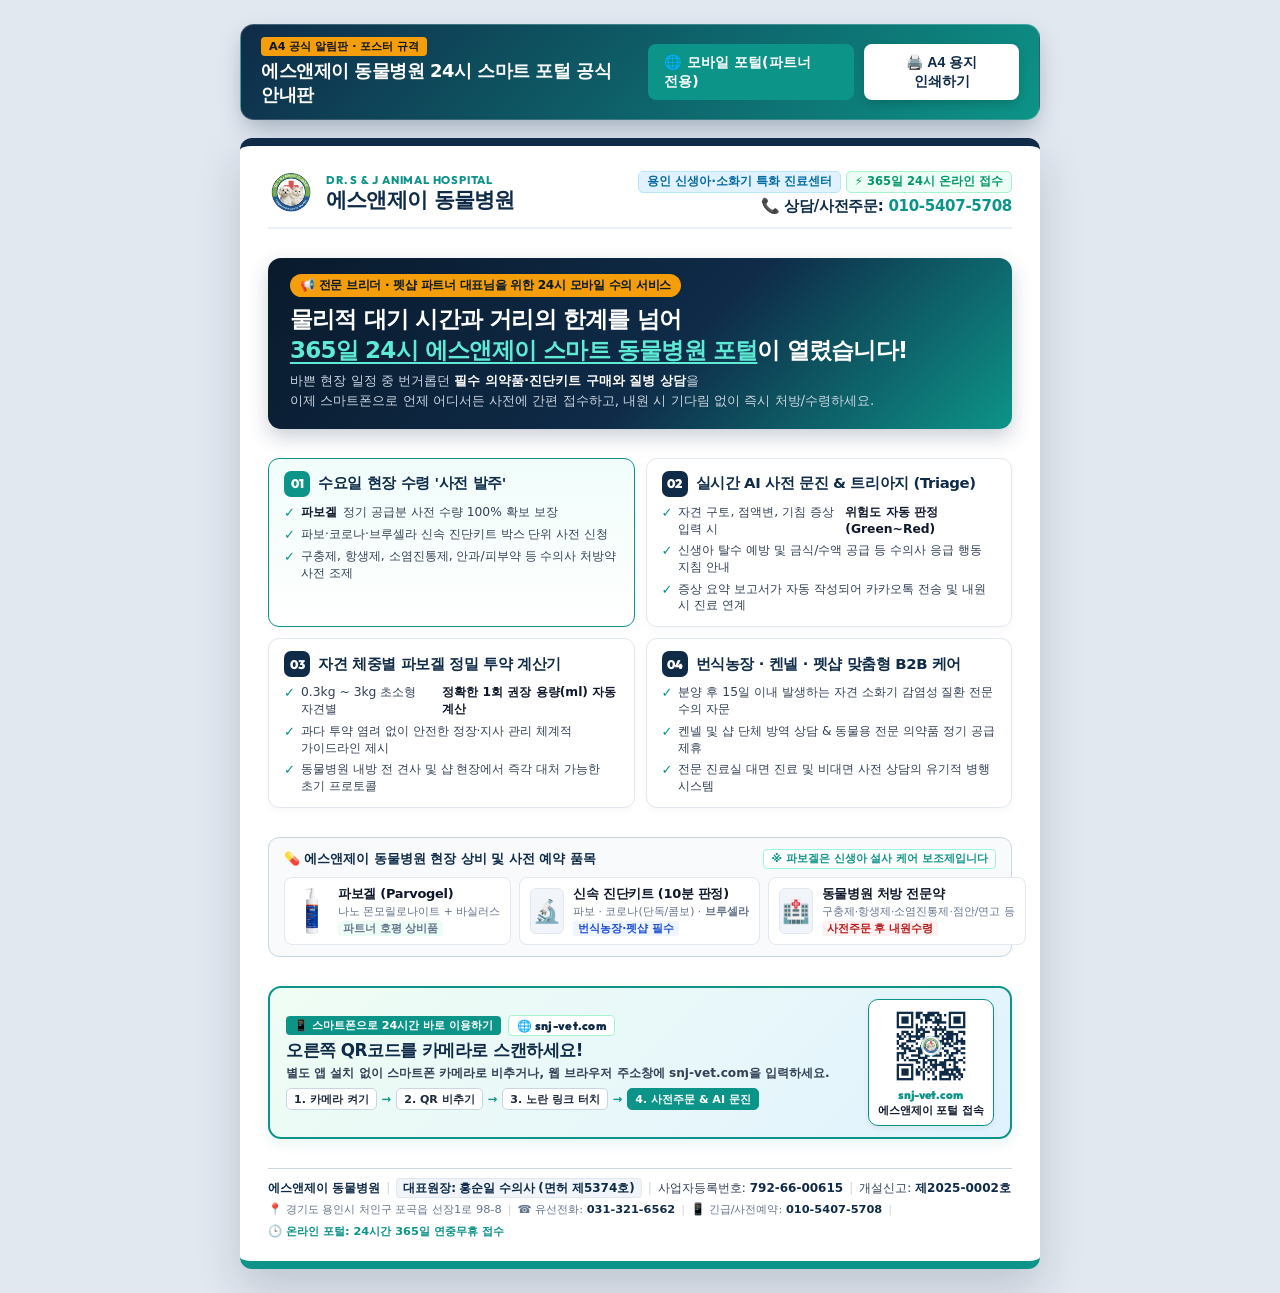
<file: snj-notice-A4.html>
<!DOCTYPE html>
<html lang="ko">
<head>
  <meta charset="UTF-8">
  <meta name="viewport" content="width=device-width, initial-scale=1.0">
  <title>에스앤제이 동물병원 공식 안내판 - 24시 스마트 수의 포털 & 용인 특화 진료센터</title>
  <link rel="preconnect" href="https://fonts.googleapis.com">
  <link rel="preconnect" href="https://fonts.gstatic.com" crossorigin>
  <link href="https://fonts.googleapis.com/css2?family=Pretendard:wght@300;400;500;600;700;800;900&family=Outfit:wght@700;800;900&family=Montserrat:wght@700;800;900&display=swap" rel="stylesheet">
  <style>
    :root {
      --primary: #0f2b48;
      --primary-dark: #091a2c;
      --primary-light: #1e3e60;
      --secondary: #0d9488;
      --secondary-dark: #0f766e;
      --secondary-light: #14b8a6;
      --accent: #0284c7;
      --highlight: #f59e0b;
      --bg-light: #f8fafc;
      --card-bg: #ffffff;
      --text-main: #0f172a;
      --text-muted: #475569;
      --text-sub: #64748b;
      --border-color: #cbd5e1;
      --border-light: #e2e8f0;
    }

    * {
      box-sizing: border-box;
      margin: 0;
      padding: 0;
      word-break: keep-all;
    }

    body {
      font-family: 'Pretendard', -apple-system, BlinkMacSystemFont, system-ui, Roboto, sans-serif;
      background: #e2e8f0;
      color: var(--text-main);
      display: flex;
      flex-direction: column;
      align-items: center;
      min-height: 100vh;
      padding: 24px;
      -webkit-font-smoothing: antialiased;
    }

    /* 상단 웹 제어 바 (웹 브라우저 단독 열람 시만 표시) */
    .web-control-bar {
      width: 100%;
      max-width: 800px;
      background: linear-gradient(135deg, #0f2b48 0%, #0d9488 100%);
      color: #ffffff;
      border-radius: 14px;
      padding: 12px 20px;
      margin-bottom: 18px;
      display: flex;
      justify-content: space-between;
      align-items: center;
      box-shadow: 0 10px 25px -5px rgba(15, 43, 72, 0.35);
      border: 1px solid rgba(255, 255, 255, 0.2);
    }

    .web-control-bar .title-box {
      display: flex;
      flex-direction: column;
      gap: 3px;
    }

    .web-control-bar .title-box h1 {
      font-size: 1.12rem;
      font-weight: 850;
      letter-spacing: -0.5px;
    }

    .web-control-bar .title-box .badge {
      background: #f59e0b;
      color: #0f172a;
      font-size: 0.70rem;
      font-weight: 900;
      padding: 2px 8px;
      border-radius: 4px;
      width: fit-content;
    }

    .web-control-bar .btn-group {
      display: flex;
      gap: 10px;
    }

    .btn {
      padding: 9px 16px;
      border-radius: 8px;
      font-weight: 800;
      font-size: 0.88rem;
      cursor: pointer;
      text-decoration: none;
      transition: all 0.2s;
      border: none;
      display: inline-flex;
      align-items: center;
      gap: 6px;
    }

    .btn-print {
      background: #ffffff;
      color: var(--primary);
      box-shadow: 0 4px 10px rgba(0, 0, 0, 0.15);
    }
    .btn-print:hover {
      background: #f1f5f9;
      transform: translateY(-1px);
    }

    /* A4 실제 인쇄 시트 (210mm x 297mm 정밀 규격 대응: 800px x 1131px) */
    .a4-sheet {
      width: 800px;
      height: 1131px;
      max-width: 800px;
      max-height: 1131px;
      background: #ffffff;
      box-shadow: 0 20px 45px rgba(15, 23, 42, 0.16);
      border-radius: 12px;
      position: relative;
      overflow: hidden;
      padding: 24px 28px 20px;
      display: flex;
      flex-direction: column;
      justify-content: space-between;
      gap: 13px;
      border-top: 8px solid var(--primary);
      border-bottom: 8px solid var(--secondary);
    }

    /* 1. 상단 병원 공식 헤더 */
    .header {
      display: flex;
      justify-content: space-between;
      align-items: center;
      border-bottom: 2px solid #edf2f7;
      padding-bottom: 11px;
    }

    .hospital-brand {
      display: flex;
      align-items: center;
      gap: 12px;
    }

    .hospital-brand img {
      height: 46px;
      width: auto;
      object-fit: contain;
    }

    .hospital-text .name-en {
      font-family: 'Outfit', sans-serif;
      font-size: 0.70rem;
      font-weight: 800;
      color: var(--secondary);
      letter-spacing: 0.8px;
      text-transform: uppercase;
      display: block;
      margin-bottom: 1px;
    }

    .hospital-text .name-ko {
      font-size: 1.34rem;
      font-weight: 900;
      color: var(--primary);
      letter-spacing: -0.8px;
      line-height: 1.15;
    }

    .header-right {
      text-align: right;
      display: flex;
      flex-direction: column;
      align-items: flex-end;
      gap: 4px;
    }

    .header-badges {
      display: flex;
      gap: 5px;
      align-items: center;
    }

    .badge-loc {
      background: #e0f2fe;
      color: #0369a1;
      font-size: 0.72rem;
      font-weight: 800;
      padding: 2.5px 8px;
      border-radius: 5px;
      border: 1px solid #bae6fd;
    }

    .badge-24h {
      background: #ecfdf5;
      color: #059669;
      font-size: 0.72rem;
      font-weight: 900;
      padding: 2.5px 8px;
      border-radius: 5px;
      border: 1px solid #a7f3d0;
      display: inline-flex;
      align-items: center;
      gap: 3px;
    }

    .header-right .contact-num {
      font-size: 0.94rem;
      font-weight: 850;
      color: var(--primary);
      letter-spacing: -0.3px;
    }

    .header-right .contact-num strong {
      color: #0d9488;
    }

    /* 2. 히어로 배너: 24시 온라인 포털 개설 안내 */
    .hero-banner {
      background: linear-gradient(135deg, #091a2c 0%, #0f2b48 55%, #0d9488 100%);
      border-radius: 13px;
      padding: 16px 22px 17px;
      color: #ffffff;
      box-shadow: 0 8px 20px rgba(15, 43, 72, 0.22);
      position: relative;
    }

    .hero-badge-tag {
      display: inline-flex;
      align-items: center;
      gap: 6px;
      background: #f59e0b;
      color: #091a2c;
      font-size: 0.76rem;
      font-weight: 900;
      padding: 3px 10px;
      border-radius: 999px;
      margin-bottom: 7px;
      letter-spacing: -0.3px;
    }

    .hero-headline {
      font-size: 1.44rem;
      font-weight: 900;
      line-height: 1.33;
      letter-spacing: -0.8px;
      margin-bottom: 6px;
    }

    .hero-headline span.highlight {
      color: #5eead4;
      text-decoration: underline;
      text-underline-offset: 4px;
    }

    .hero-subdesc {
      font-size: 0.84rem;
      color: #cbd5e1;
      line-height: 1.5;
      font-weight: 500;
    }

    .hero-subdesc strong {
      color: #ffffff;
      font-weight: 700;
    }

    /* 3. 핵심 포털 4대 활용 가이드 & 서비스 */
    .features-section {
      display: grid;
      grid-template-columns: repeat(2, 1fr);
      gap: 11px;
    }

    .feature-card {
      background: #ffffff;
      border: 1.5px solid #e2e8f0;
      border-radius: 11px;
      padding: 12px 15px;
      box-shadow: 0 3px 8px rgba(0, 0, 0, 0.03);
      position: relative;
      display: flex;
      flex-direction: column;
      justify-content: flex-start;
    }

    .feature-card.card-accent {
      border-color: #0d9488;
      background: linear-gradient(180deg, #f0fdfa 0%, #ffffff 100%);
    }

    .card-head {
      display: flex;
      align-items: center;
      gap: 8px;
      margin-bottom: 7px;
    }

    .card-num-badge {
      width: 26px;
      height: 26px;
      border-radius: 7px;
      background: #0f2b48;
      color: #ffffff;
      display: flex;
      align-items: center;
      justify-content: center;
      font-size: 0.78rem;
      font-weight: 900;
      font-family: 'Outfit', sans-serif;
      flex-shrink: 0;
    }

    .card-accent .card-num-badge {
      background: #0d9488;
    }

    .card-head h3 {
      font-size: 0.93rem;
      font-weight: 850;
      color: var(--primary);
      letter-spacing: -0.4px;
      display: flex;
      align-items: center;
      gap: 5px;
    }

    .feature-card ul {
      list-style: none;
      padding-left: 0;
      display: flex;
      flex-direction: column;
      gap: 4.5px;
    }

    .feature-card li {
      font-size: 0.77rem;
      color: #334155;
      line-height: 1.38;
      display: flex;
      align-items: flex-start;
      gap: 6px;
    }

    .feature-card li strong {
      color: #0f172a;
      font-weight: 800;
    }

    .feature-card li::before {
      content: '✓';
      color: #0d9488;
      font-weight: 900;
      font-size: 0.82rem;
      flex-shrink: 0;
      line-height: 1.35;
    }

    /* 4. 핵심 비치 품목 & 현장 원스톱 */
    .products-strip {
      background: #f8fafc;
      border-radius: 11px;
      padding: 11px 15px;
      border: 1px solid #cbd5e1;
    }

    .strip-title {
      font-size: 0.80rem;
      font-weight: 900;
      color: var(--primary);
      margin-bottom: 8px;
      display: flex;
      justify-content: space-between;
      align-items: center;
    }

    .strip-title span.badge-tip {
      font-size: 0.68rem;
      font-weight: 800;
      background: #ffffff;
      color: #0d9488;
      padding: 2px 7px;
      border-radius: 4px;
      border: 1px solid #99f6e4;
    }

    .product-cards-row {
      display: grid;
      grid-template-columns: 1fr 1fr 1.15fr;
      gap: 8px;
    }

    .p-item {
      background: #ffffff;
      border-radius: 8px;
      padding: 8px 10px;
      border: 1px solid #e2e8f0;
      display: flex;
      align-items: center;
      gap: 9px;
    }

    .p-item img {
      width: 34px;
      height: 46px;
      object-fit: contain;
      flex-shrink: 0;
    }

    .p-icon-box {
      width: 34px;
      height: 46px;
      border-radius: 6px;
      background: #f1f5f9;
      display: flex;
      align-items: center;
      justify-content: center;
      font-size: 1.4rem;
      flex-shrink: 0;
      border: 1px solid #e2e8f0;
    }

    .p-item-info {
      display: flex;
      flex-direction: column;
      gap: 1.5px;
      min-width: 0;
    }

    .p-item-info strong {
      font-size: 0.81rem;
      color: #0f172a;
      letter-spacing: -0.3px;
      white-space: nowrap;
      overflow: hidden;
      text-overflow: ellipsis;
    }

    .p-item-info span {
      font-size: 0.67rem;
      color: #64748b;
      line-height: 1.25;
      white-space: nowrap;
      overflow: hidden;
      text-overflow: ellipsis;
    }

    .p-item-tag {
      font-size: 0.62rem;
      font-weight: 800;
      background: #ecfdf5;
      color: #059669;
      padding: 1px 5px;
      border-radius: 3px;
      width: fit-content;
      margin-top: 1px;
    }

    /* 5. QR 접속 및 병원 이용 가이드 (하단 CTA 블록) */
    .portal-access-box {
      background: linear-gradient(135deg, #f0fdf4 0%, #e0f2fe 100%);
      border: 2px solid #0d9488;
      border-radius: 13px;
      padding: 11px 16px;
      display: flex;
      align-items: center;
      justify-content: space-between;
      gap: 14px;
      box-shadow: 0 4px 14px rgba(13, 148, 136, 0.10);
    }

    .access-left {
      flex: 1;
      display: flex;
      flex-direction: column;
      gap: 3px;
    }

    .access-left .tag-open {
      font-size: 0.70rem;
      font-weight: 900;
      background: #0d9488;
      color: #ffffff;
      padding: 2px 8px;
      border-radius: 4px;
      width: fit-content;
      display: inline-flex;
      align-items: center;
      gap: 4px;
    }

    .access-left h3 {
      font-size: 1.05rem;
      font-weight: 900;
      color: var(--primary);
      letter-spacing: -0.5px;
    }

    .access-left p {
      font-size: 0.76rem;
      color: #334155;
      line-height: 1.38;
      font-weight: 600;
    }

    .access-steps {
      display: flex;
      align-items: center;
      gap: 5px;
      margin-top: 3px;
    }

    .step-pill {
      font-size: 0.69rem;
      font-weight: 750;
      background: #ffffff;
      border: 1px solid #cbd5e1;
      padding: 2.5px 7px;
      border-radius: 5px;
      color: #1e293b;
      white-space: nowrap;
    }

    .step-arrow {
      color: #0d9488;
      font-weight: 900;
      font-size: 0.72rem;
    }

    .step-pill.active {
      background: #0d9488;
      color: #ffffff;
      border-color: #0d9488;
    }

    .access-right-qr {
      display: flex;
      flex-direction: column;
      align-items: center;
      background: #ffffff;
      padding: 7px 9px;
      border-radius: 10px;
      border: 1.5px solid #0d9488;
      box-shadow: 0 2px 6px rgba(0,0,0,0.06);
      flex-shrink: 0;
      text-align: center;
    }

    .access-right-qr img {
      width: 78px;
      height: 78px;
      object-fit: contain;
    }

    .access-right-qr span {
      font-size: 0.67rem;
      font-weight: 850;
      color: #0f172a;
      margin-top: 2px;
    }

    /* 6. 최하단 위치 및 연락처 풋바 (오른쪽 잘림 방지 2단 정렬 & 정밀 법적 고지) */
    .footer-bar {
      border-top: 1px solid #cbd5e1;
      padding-top: 9px;
      padding-bottom: 2px;
      display: flex;
      flex-direction: column;
      gap: 4px;
      font-size: 0.74rem;
      color: var(--text-muted);
      line-height: 1.35;
    }

    .footer-row {
      display: flex;
      justify-content: space-between;
      align-items: center;
      width: 100%;
    }

    .footer-row-top {
      color: #334155;
      font-size: 0.75rem;
    }

    .footer-row-bottom {
      color: #64748b;
      font-size: 0.71rem;
    }

    .footer-meta-group {
      display: flex;
      align-items: center;
      gap: 6px;
      flex-wrap: wrap;
    }

    .footer-meta-group strong {
      color: var(--primary);
      font-weight: 800;
    }

    .footer-divider {
      color: #cbd5e1;
      font-weight: 300;
      user-select: none;
    }

    .footer-director-badge {
      display: inline-flex;
      align-items: center;
      gap: 3px;
      background: #f1f5f9;
      color: #0f2b48;
      padding: 1px 6px;
      border-radius: 4px;
      font-weight: 800;
      border: 1px solid #e2e8f0;
    }

    /* iframe 내장 모드 및 인쇄 전용 제어 */
    body.embedded {
      background: transparent !important;
      padding: 0 !important;
    }

    body.embedded .web-control-bar {
      display: none !important;
    }

    body.embedded .a4-sheet {
      border-radius: 0;
      box-shadow: none;
      margin: 0 auto;
    }

    @media print {
      @page {
        size: A4 portrait;
        margin: 0 !important;
      }

      html, body, body.embedded {
        width: 210mm !important;
        height: 297mm !important;
        max-height: 297mm !important;
        overflow: hidden !important;
        background: #ffffff !important;
        padding: 0 !important;
        margin: 0 !important;
      }

      .web-control-bar {
        display: none !important;
      }

      .a4-sheet {
        width: 210mm !important;
        height: 297mm !important;
        max-width: 210mm !important;
        max-height: 297mm !important;
        margin: 0 !important;
        padding: 12mm 15mm 10mm !important;
        gap: 10px !important;
        box-shadow: none !important;
        border: none !important;
        border-top: 8px solid var(--primary) !important;
        border-bottom: 8px solid var(--secondary) !important;
        overflow: hidden !important;
        page-break-after: avoid !important;
        page-break-inside: avoid !important;
        break-after: avoid !important;
        break-inside: avoid !important;
        -webkit-print-color-adjust: exact !important;
        print-color-adjust: exact !important;
      }

      .hero-banner,
      .feature-card,
      .products-strip,
      .portal-access-box,
      .access-right-qr,
      .badge-loc,
      .badge-24h,
      .hero-badge-tag {
        -webkit-print-color-adjust: exact !important;
        print-color-adjust: exact !important;
      }
    }

    @media screen and (max-width: 840px) {
      body {
        padding: 10px;
      }
      .web-control-bar {
        flex-direction: column;
        gap: 10px;
        align-items: stretch;
      }
      .a4-sheet {
        width: 100%;
        height: auto;
        min-height: 1131px;
      }
      .features-section,
      .product-cards-row {
        grid-template-columns: 1fr;
      }
      .footer-row {
        flex-direction: column;
        align-items: flex-start;
        gap: 4px;
      }
    }
  </style>
</head>
<body>

  <!-- 웹 제어 바 (단독 브라우저 탭 열람 시 표시) -->
  <div class="web-control-bar">
    <div class="title-box">
      <div class="badge">A4 공식 알림판 · 포스터 규격</div>
      <h1 id="ctrl-title">에스앤제이 동물병원 24시 스마트 포털 공식 안내판</h1>
    </div>
    <div class="btn-group">
      <a href="./partner.html" class="btn" style="background:#0d9488; color:#fff;" target="_blank">🌐 모바일 포털(파트너 전용)</a>
      <button onclick="window.print()" class="btn btn-print">🖨️ A4 용지 인쇄하기</button>
    </div>
  </div>

  <!-- A4 실제 출력 시트 (210mm x 297mm 정밀 비율 800x1131px) -->
  <div class="a4-sheet">

    <!-- 1. 상단 병원 헤더 -->
    <header class="header">
      <div class="hospital-brand">
        <img src="./sj_logo.png" alt="에스앤제이 동물병원 엠블럼" />
        <div class="hospital-text">
          <span class="name-en">DR. S &amp; J ANIMAL HOSPITAL</span>
          <span class="name-ko" id="dyn-name">에스앤제이 동물병원</span>
        </div>
      </div>
      <div class="header-right">
        <div class="header-badges">
          <div class="badge-loc">용인 신생아·소화기 특화 진료센터</div>
          <div class="badge-24h">⚡ 365일 24시 온라인 접수</div>
        </div>
        <div class="contact-num" id="dyn-tel">📞 상담/사전주문: <strong>010-5407-5708</strong></div>
      </div>
    </header>

    <!-- 2. 히어로 배너: 온라인 포털 개설 안내 -->
    <section class="hero-banner">
      <div class="hero-badge-tag">
        📢 전문 브리더 · 펫샵 파트너 대표님을 위한 24시 모바일 수의 서비스
      </div>
      <h2 class="hero-headline">
        물리적 대기 시간과 거리의 한계를 넘어<br />
        <span class="highlight">365일 24시 에스앤제이 스마트 동물병원 포털</span>이 열렸습니다!
      </h2>
      <p class="hero-subdesc">
        바쁜 현장 일정 중 번거롭던 <strong>필수 의약품·진단키트 구매와 질병 상담</strong>을<br />
        이제 스마트폰으로 언제 어디서든 사전에 간편 접수하고, 내원 시 기다림 없이 즉시 처방/수령하세요.
      </p>
    </section>

    <!-- 3. 에스앤제이 온라인 포털 4대 핵심 기능 -->
    <section class="features-section">
      <!-- 01 사전 발주 -->
      <div class="feature-card card-accent">
        <div class="card-head">
          <div class="card-num-badge">01</div>
          <h3>수요일 현장 수령 '사전 발주'</h3>
        </div>
        <ul>
          <li><strong>파보겔</strong> 정기 공급분 사전 수량 100% 확보 보장</li>
          <li>파보·코로나·브루셀라 신속 진단키트 박스 단위 사전 신청</li>
          <li>구충제, 항생제, 소염진통제, 안과/피부약 등 수의사 처방약 사전 조제</li>
        </ul>
      </div>

      <!-- 02 AI 사전 문진 -->
      <div class="feature-card">
        <div class="card-head">
          <div class="card-num-badge">02</div>
          <h3>실시간 AI 사전 문진 &amp; 트리아지 (Triage)</h3>
        </div>
        <ul>
          <li>자견 구토, 점액변, 기침 증상 입력 시 <strong>위험도 자동 판정 (Green~Red)</strong></li>
          <li>신생아 탈수 예방 및 금식/수액 공급 등 수의사 응급 행동 지침 안내</li>
          <li>증상 요약 보고서가 자동 작성되어 카카오톡 전송 및 내원 시 진료 연계</li>
        </ul>
      </div>

      <!-- 03 정밀 투약 계산기 -->
      <div class="feature-card">
        <div class="card-head">
          <div class="card-num-badge">03</div>
          <h3>자견 체중별 파보겔 정밀 투약 계산기</h3>
        </div>
        <ul>
          <li>0.3kg ~ 3kg 초소형 자견별 <strong>정확한 1회 권장 용량(ml) 자동 계산</strong></li>
          <li>과다 투약 염려 없이 안전한 정장·지사 관리 체계적 가이드라인 제시</li>
          <li>동물병원 내방 전 견사 및 샵 현장에서 즉각 대처 가능한 초기 프로토콜</li>
        </ul>
      </div>

      <!-- 04 맞춤형 B2B 파트너십 -->
      <div class="feature-card">
        <div class="card-head">
          <div class="card-num-badge">04</div>
          <h3>번식농장 · 켄넬 · 펫샵 맞춤형 B2B 케어</h3>
        </div>
        <ul>
          <li>분양 후 15일 이내 발생하는 자견 소화기 감염성 질환 전문 수의 자문</li>
          <li>켄넬 및 샵 단체 방역 상담 &amp; 동물용 전문 의약품 정기 공급 제휴</li>
          <li>전문 진료실 대면 진료 및 비대면 사전 상담의 유기적 병행 시스템</li>
        </ul>
      </div>
    </section>

    <!-- 4. 현장 연계 핵심 상비 품목 -->
    <section class="products-strip">
      <div class="strip-title">
        <span>💊 에스앤제이 동물병원 현장 상비 및 사전 예약 품목</span>
        <span class="badge-tip">※ 파보겔은 신생아 설사 케어 보조제입니다</span>
      </div>
      <div class="product-cards-row">
        <div class="p-item">
          <img src="./parvogel-bottle-crop.png" alt="파보겔 보틀" />
          <div class="p-item-info">
            <strong>파보겔 (Parvogel)</strong>
            <span>나노 몬모릴로나이트 + 바실러스</span>
            <span class="p-item-tag">파트너 호평 상비품</span>
          </div>
        </div>

        <div class="p-item">
          <div class="p-icon-box">🔬</div>
          <div class="p-item-info">
            <strong>신속 진단키트 (10분 판정)</strong>
            <span>파보 · 코로나(단독/콤보) · <b>브루셀라</b></span>
            <span class="p-item-tag" style="background:#eff6ff; color:#1d4ed8;">번식농장·펫샵 필수</span>
          </div>
        </div>

        <div class="p-item">
          <div class="p-icon-box">🏥</div>
          <div class="p-item-info">
            <strong>동물병원 처방 전문약</strong>
            <span>구충제·항생제·소염진통제·점안/연고 등</span>
            <span class="p-item-tag" style="background:#fef2f2; color:#b91c1c;">사전주문 후 내원수령</span>
          </div>
        </div>
      </div>
    </section>

    <!-- 5. QR코드 스캔 및 스마트폰 접속 가이드 -->
    <section class="portal-access-box">
      <div class="access-left">
        <div style="display:flex; align-items:center; gap:7px;">
          <span class="tag-open">📱 스마트폰으로 24시간 바로 이용하기</span>
          <span style="font-size:0.74rem; font-weight:900; color:#0f2b48; background:#ffffff; padding:2px 8px; border-radius:4px; border:1px solid #a7f3d0; font-family:'Outfit', sans-serif; letter-spacing:0.3px;">🌐 snj-vet.com</span>
        </div>
        <h3>오른쪽 QR코드를 카메라로 스캔하세요!</h3>
        <p>별도 앱 설치 없이 스마트폰 카메라로 비추거나, 웹 브라우저 주소창에 <strong>snj-vet.com</strong>을 입력하세요.</p>
        <div class="access-steps">
          <span class="step-pill">1. 카메라 켜기</span>
          <span class="step-arrow">→</span>
          <span class="step-pill">2. QR 비추기</span>
          <span class="step-arrow">→</span>
          <span class="step-pill">3. 노란 링크 터치</span>
          <span class="step-arrow">→</span>
          <span class="step-pill active">4. 사전주문 &amp; AI 문진</span>
        </div>
      </div>
      <div class="access-right-qr">
        <img src="./snj_qr_branded.png?v=20260908" alt="에스앤제이 온라인병원 QR코드" />
        <span style="font-family:'Outfit', sans-serif; font-size:0.72rem; color:#0d9488; font-weight:900; margin-top:2px;">snj-vet.com</span>
        <span>에스앤제이 포털 접속</span>
      </div>
    </section>

    <!-- 6. 최하단 위치 및 인허가/연락처 풋바 (오른쪽 잘림 방지 2단 구조 & 정밀 법적 고지) -->
    <footer class="footer-bar">
      <!-- 1행: 병원 공식 인허가 및 원장 정보 -->
      <div class="footer-row footer-row-top">
        <div class="footer-meta-group">
          <strong>에스앤제이 동물병원</strong>
          <span class="footer-divider">|</span>
          <span class="footer-director-badge">대표원장: <strong>홍순일 수의사</strong> (면허 제5374호)</span>
          <span class="footer-divider">|</span>
          <span>사업자등록번호: <strong>792-66-00615</strong></span>
          <span class="footer-divider">|</span>
          <span>개설신고: <strong>제2025-0002호</strong></span>
        </div>
      </div>
      <!-- 2행: 주소 및 연락처 / 포털 운영 안내 -->
      <div class="footer-row footer-row-bottom">
        <div class="footer-meta-group">
          <span>📍 <span id="dyn-addr">경기도 용인시 처인구 포곡읍 선장1로 98-8</span></span>
          <span class="footer-divider">|</span>
          <span>☎ 유선전화: <strong id="dyn-bottom-tel">031-321-6562</strong></span>
          <span class="footer-divider">|</span>
          <span>📱 긴급/사전예약: <strong>010-5407-5708</strong></span>
          <span class="footer-divider">|</span>
          <span style="color:#0d9488; font-weight:700;">🕒 온라인 포털: 24시간 365일 연중무휴 접수</span>
        </div>
      </div>
    </footer>

  </div>

  <script src="./hospital-config.js"></script>
  <script>
    // 1. hospital-config.js 기본값 자동 주입
    if (typeof HOSPITAL_CONFIG !== 'undefined') {
      if (document.getElementById('dyn-name')) document.getElementById('dyn-name').innerText = HOSPITAL_CONFIG.hospitalNameKo;
      if (document.getElementById('dyn-tel')) {
        document.getElementById('dyn-tel').innerHTML = '📞 상담/사전주문: <strong>' + HOSPITAL_CONFIG.hotline + '</strong>';
      }
      if (document.getElementById('dyn-addr')) document.getElementById('dyn-addr').innerText = HOSPITAL_CONFIG.address;
      if (document.getElementById('dyn-bottom-tel')) document.getElementById('dyn-bottom-tel').innerText = HOSPITAL_CONFIG.phone;
      if (document.getElementById('ctrl-title')) document.getElementById('ctrl-title').innerText = `${HOSPITAL_CONFIG.hospitalNameKo} 24시 스마트 포털 공식 안내판`;
    }

    // 2. iframe 내장 모드 감지 (모달 미리보기 창에서 여백 제거 및 제어바 숨김)
    if (window.self !== window.top) {
      document.body.classList.add('embedded');
    }

    // 3. 모달에서 실시간으로 데이터 전송 시 즉각 반영
    window.addEventListener('message', function(event) {
      const data = event.data;
      if (!data) return;

      if (data.type === 'UPDATE_POSTER') {
        if (data.name) document.getElementById('dyn-name').innerText = data.name;
        if (data.vetTel) document.getElementById('dyn-tel').innerHTML = '📞 상담/사전주문: <strong>' + data.vetTel + '</strong>';
        if (data.address) document.getElementById('dyn-addr').innerText = data.address;
        if (data.tel) document.getElementById('dyn-bottom-tel').innerText = data.tel;
      } else if (data.type === 'PRINT_POSTER') {
        window.print();
      }
    });

    // 4. URL 파라미터로 자동 인쇄 트리거 지원
    const urlParams = new URLSearchParams(window.location.search);
    if (urlParams.get('autoPrint') === 'true') {
      window.onload = function() {
        setTimeout(function() {
          window.print();
        }, 500);
      };
    }
  </script>
</body>
</html>
</file>
<file: style.css>
:root {
      --primary-900: #0d1e2e;
      --primary-800: #132e47;
      --primary-700: #1a3f61;
      --primary-600: #23527c;
      --accent-emerald: #10b981;
      --accent-teal: #0d9488;
      --accent-mint: #e6f9f3;
      --accent-orange: #f59e0b;
      --accent-red: #ef4444;
      --surface-light: #f8fafc;
      --surface-white: #ffffff;
      --text-main: #0f172a;
      --text-muted: #64748b;
      --border-color: #e2e8f0;
      --radius-sm: 8px;
      --radius-md: 14px;
      --radius-lg: 22px;
      --radius-full: 9999px;
      --shadow-sm: 0 2px 8px rgba(19, 46, 71, 0.05);
      --shadow-md: 0 10px 25px -5px rgba(19, 46, 71, 0.08), 0 8px 10px -6px rgba(19, 46, 71, 0.05);
      --shadow-lg: 0 20px 35px -8px rgba(19, 46, 71, 0.12);
    }

    /* 스킵 링크: 키보드 사용자용 */
    .skip-link {
      position: absolute;
      top: -100px;
      left: 16px;
      background: var(--primary-900);
      color: #fff;
      padding: 10px 16px;
      border-radius: var(--radius-sm);
      font-weight: 700;
      z-index: 10000;
      text-decoration: none;
    }
    .skip-link:focus { top: 12px; }

    * {
      box-sizing: border-box;
      margin: 0;
      padding: 0;
    }

    /* 전역 한글 줄맞춤: 단어 단위 유지 + 어색한 끊김 방지 */
    html {
      word-break: keep-all;
      overflow-wrap: break-word;
      line-break: strict;
      -webkit-hyphens: none;
      hyphens: none;
      text-wrap: pretty;
    }
    h1, h2, h3, h4, h5, h6,
    p, li, span, a, button, label, strong, em {
      word-break: keep-all;
      overflow-wrap: break-word;
      line-break: strict;
      word-wrap: break-word;
    }

    body {
      font-family: "Noto Sans KR", system-ui, -apple-system, sans-serif;
      background-color: #f4f8fa;
      color: var(--text-main);
      line-height: 1.6;
      -webkit-font-smoothing: antialiased;
    }

    a {
      text-decoration: none;
      color: inherit;
    }

    button {
      font-family: inherit;
      cursor: pointer;
      border: none;
      background: none;
    }
    /* 접근성: 키보드 포커스 링 표시 (마우스 클릭 시에는 숨김) */
    button:focus-visible,
    a:focus-visible,
    input:focus-visible,
    textarea:focus-visible,
    select:focus-visible {
      outline: 2px solid var(--accent-teal);
      outline-offset: 2px;
    }

    /* 상단 배너 */
    .top-banner {
      background: linear-gradient(90deg, #132e47, #1a3f61);
      color: #e2e8f0;
      font-size: 13px;
      padding: 9px 16px;
      text-align: center;
      display: flex;
      justify-content: center;
      align-items: center;
      gap: 12px;
      border-bottom: 1px solid rgba(255,255,255,0.1);
    }
    .top-banner-badge {
      background: var(--accent-emerald);
      color: #fff;
      padding: 2px 9px;
      border-radius: var(--radius-full);
      font-weight: 700;
      font-size: 11px;
      letter-spacing: 0.5px;
    }

    /* 네비게이션 헤더 */
    header {
      position: sticky;
      top: 0;
      z-index: 100;
      background: rgba(255, 255, 255, 0.94);
      backdrop-filter: blur(14px);
      border-bottom: 1px solid var(--border-color);
      box-shadow: var(--shadow-sm);
    }
    .nav-container {
      max-width: 1240px;
      margin: 0 auto;
      padding: 14px 24px;
      display: flex;
      align-items: center;
      justify-content: space-between;
    }
    .brand-logo-area {
      display: flex;
      align-items: center;
      gap: 14px;
    }
    .brand-logo-img {
      width: 48px;
      height: 48px;
      object-fit: contain;
      border-radius: 50%;
      border: 2px solid var(--accent-emerald);
      background: #fff;
      box-shadow: 0 2px 10px rgba(16, 185, 129, 0.2);
    }
    .brand-title {
      font-size: 20px;
      font-weight: 800;
      color: var(--primary-800);
      display: flex;
      flex-direction: column;
      line-height: 1.2;
    }
    .brand-title span.sub {
      font-size: 11px;
      font-weight: 500;
      color: var(--accent-teal);
      letter-spacing: 0.5px;
    }

    .nav-menu {
      display: flex;
      align-items: center;
      gap: 28px;
    }
    .nav-link {
      font-size: 15px;
      font-weight: 600;
      color: #334155;
      transition: color 0.2s;
      position: relative;
    }
    .nav-link:hover {
      color: var(--accent-teal);
    }
    .header-actions {
      display: flex;
      align-items: center;
      gap: 12px;
    }
    .btn-call {
      display: flex;
      align-items: center;
      gap: 6px;
      padding: 9px 16px;
      border-radius: var(--radius-full);
      font-size: 13px;
      font-weight: 700;
      background: #f1f5f9;
      color: var(--primary-800);
      border: 1px solid #cbd5e1;
      transition: all 0.2s;
    }
    .btn-call:hover {
      background: #e2e8f0;
    }
    .btn-primary {
      display: flex;
      align-items: center;
      gap: 6px;
      padding: 10px 20px;
      border-radius: var(--radius-full);
      font-size: 14px;
      font-weight: 700;
      background: linear-gradient(135deg, var(--accent-teal), var(--accent-emerald));
      color: #fff;
      box-shadow: 0 4px 14px rgba(16, 185, 129, 0.35);
      transition: all 0.2s;
    }
    .btn-primary:hover {
      transform: translateY(-1px);
      box-shadow: 0 6px 20px rgba(16, 185, 129, 0.45);
    }

    /* 햄버거 버튼 (모바일) */
    .mobile-menu-btn {
      display: none;
      flex-direction: column;
      justify-content: center;
      gap: 4px;
      width: 40px;
      height: 40px;
      background: #f8fafc;
      border: 1px solid #cbd5e1;
      border-radius: 8px;
      cursor: pointer;
      align-items: center;
    }
    .mobile-menu-btn .menu-bar {
      width: 18px;
      height: 2px;
      background: var(--primary-800);
      border-radius: 2px;
      transition: all 0.2s;
    }
    .mobile-nav {
      display: none;
      flex-direction: column;
      background: #ffffff;
      border-top: 1px solid var(--border-color);
      padding: 12px 16px 16px;
      gap: 4px;
      box-shadow: var(--shadow-md);
    }
    .mobile-nav[hidden] { display: none !important; }
    .mobile-nav:not([hidden]) { display: flex; }
    .mobile-nav-link {
      padding: 12px 14px;
      font-size: 15px;
      font-weight: 600;
      color: #1e293b;
      border-radius: var(--radius-sm);
      text-decoration: none;
    }
    .mobile-nav-link:hover, .mobile-nav-link:focus-visible {
      background: #f1f5f9;
      color: var(--accent-teal);
    }
    .mobile-nav-tel {
      margin-top: 8px;
      background: linear-gradient(135deg, var(--accent-teal), var(--accent-emerald));
      color: #fff !important;
      text-align: center;
      font-weight: 700;
      border-radius: var(--radius-full);
    }
    @media (max-width: 960px) {
      .mobile-menu-btn { display: flex; }
    }

    /* 히어로 섹션 */
    .hero-section {
      background: linear-gradient(180deg, #ffffff 0%, #edf5f8 100%);
      padding: 70px 24px 80px;
      position: relative;
      overflow: hidden;
    }
    .hero-bg-shapes {
      position: absolute;
      width: 600px;
      height: 600px;
      border-radius: 50%;
      background: radial-gradient(circle, rgba(16, 185, 129, 0.08) 0%, rgba(255,255,255,0) 70%);
      top: -200px;
      right: -100px;
      pointer-events: none;
    }
    .hero-container {
      max-width: 1240px;
      margin: 0 auto;
      display: grid;
      grid-template-columns: 1.15fr 0.85fr;
      gap: 50px;
      align-items: center;
    }
    .hero-tag {
      display: inline-flex;
      align-items: center;
      gap: 8px;
      background: var(--accent-mint);
      color: #065f46;
      border: 1px solid #a7f3d0;
      padding: 6px 14px;
      border-radius: var(--radius-full);
      font-size: 13px;
      font-weight: 700;
      margin-bottom: 20px;
    }
    .hero-title {
      font-size: 44px;
      font-weight: 900;
      line-height: 1.25;
      color: var(--primary-900);
      margin-bottom: 20px;
      letter-spacing: -0.8px;
    }
    .hero-title .highlight {
      background: linear-gradient(135deg, var(--primary-700), var(--accent-teal));
      -webkit-background-clip: text;
      -webkit-text-fill-color: transparent;
    }
    .hero-desc {
      font-size: 18px;
      color: #475569;
      line-height: 1.7;
      margin-bottom: 34px;
    }
    .hero-features-strip {
      display: flex;
      flex-wrap: wrap;
      gap: 16px;
      margin-bottom: 36px;
    }
    .hero-feature-item {
      display: flex;
      align-items: center;
      gap: 8px;
      font-size: 14px;
      font-weight: 600;
      color: #1e293b;
      background: rgba(255, 255, 255, 0.8);
      padding: 8px 16px;
      border-radius: var(--radius-md);
      border: 1px solid #e2e8f0;
      box-shadow: var(--shadow-sm);
    }
    .hero-cta-group {
      display: flex;
      gap: 14px;
      flex-wrap: wrap;
    }
    .btn-hero-lg {
      padding: 16px 32px;
      font-size: 16px;
      font-weight: 800;
      border-radius: var(--radius-full);
      display: inline-flex;
      align-items: center;
      gap: 10px;
      transition: all 0.2s;
    }
    .btn-hero-primary {
      background: linear-gradient(135deg, #132e47, #1f4e79);
      color: #fff;
      box-shadow: 0 10px 25px rgba(19, 46, 71, 0.3);
    }
    .btn-hero-primary:hover {
      transform: translateY(-2px);
      box-shadow: 0 14px 30px rgba(19, 46, 71, 0.4);
    }
    .btn-hero-secondary {
      background: #fff;
      color: var(--primary-800);
      border: 2px solid #cbd5e1;
    }
    .btn-hero-secondary:hover {
      border-color: var(--accent-teal);
      color: var(--accent-teal);
      background: #f8fafc;
    }

    /* 히어로 우측 대화형 사전 문진 카드 */
    .hero-interactive-card {
      background: #ffffff;
      border-radius: var(--radius-lg);
      padding: 30px;
      box-shadow: var(--shadow-lg);
      border: 1px solid #e2e8f0;
      position: relative;
    }
    .card-header-badge {
      display: flex;
      align-items: center;
      justify-content: space-between;
      margin-bottom: 20px;
    }
    .badge-live-pulse {
      display: inline-flex;
      align-items: center;
      gap: 6px;
      font-size: 12px;
      font-weight: 700;
      color: #065f46;
      background: var(--accent-mint);
      padding: 4px 10px;
      border-radius: var(--radius-full);
    }
    .pulse-dot {
      width: 8px;
      height: 8px;
      border-radius: 50%;
      background: var(--accent-emerald);
      animation: pulse 1.6s infinite;
    }
    @keyframes pulse {
      0% { transform: scale(0.95); box-shadow: 0 0 0 0 rgba(16, 185, 129, 0.7); }
      70% { transform: scale(1); box-shadow: 0 0 0 8px rgba(16, 185, 129, 0); }
      100% { transform: scale(0.95); box-shadow: 0 0 0 0 rgba(16, 185, 129, 0); }
    }

    .triage-input-box {
      width: 100%;
      border: 1.5px solid #cbd5e1;
      border-radius: var(--radius-md);
      padding: 14px;
      font-size: 14px;
      color: #1e293b;
      resize: none;
      min-height: 95px;
      font-family: inherit;
      transition: border 0.2s;
    }
    .triage-input-box:focus {
      border-color: var(--accent-teal);
      background: #fafcfc;
    }
    .quick-chips-area {
      display: flex;
      flex-wrap: wrap;
      gap: 8px;
      margin-top: 12px;
      margin-bottom: 18px;
    }
    .quick-chip {
      background: #f1f5f9;
      border: 1px solid #e2e8f0;
      color: #334155;
      font-size: 12px;
      font-weight: 600;
      padding: 6px 12px;
      border-radius: var(--radius-full);
      cursor: pointer;
      transition: all 0.15s;
      font-family: inherit;
    }
    .quick-chip:hover,
    .quick-chip:focus-visible {
      background: var(--accent-mint);
      color: #065f46;
      border-color: #a7f3d0;
    }

    /* 트리아지 4단계 결과 뷰어 */
    .triage-result-card {
      display: none;
      background: #ffffff;
      border-radius: var(--radius-md);
      padding: 20px;
      border: 1.5px solid #0d9488;
      margin-top: 16px;
      box-shadow: 0 8px 24px rgba(13, 148, 136, 0.12);
      animation: fadeIn 0.3s ease;
    }
    @keyframes fadeIn {
      from { opacity: 0; transform: translateY(6px); }
      to { opacity: 1; transform: translateY(0); }
    }
    .triage-loader {
      display: none;
      background: #f0fdfa;
      border: 1.5px dashed #0d9488;
      border-radius: var(--radius-md);
      padding: 18px;
      margin-top: 14px;
      text-align: center;
      animation: fadeIn 0.2s ease;
    }
    .triage-loader.active { display: block; }
    .triage-spinner {
      width: 28px;
      height: 28px;
      border: 3px solid #ccfbf1;
      border-top-color: #0d9488;
      border-radius: 50%;
      animation: spin 0.8s linear infinite;
      margin: 0 auto 10px;
    }
    @keyframes spin { to { transform: rotate(360deg); } }
    .triage-loader-text {
      font-size: 13.5px;
      font-weight: 800;
      color: var(--primary-800);
    }
    .triage-loader-steps {
      display: flex;
      justify-content: center;
      gap: 10px;
      margin-top: 8px;
      font-size: 11px;
      color: #0d9488;
      font-weight: 600;
    }

    /* 4단계 트리아지 시각 게이지 바 */
    .triage-meter-wrap {
      margin-bottom: 14px;
      padding: 12px 14px;
      background: #f8fafc;
      border: 1px solid #e2e8f0;
      border-radius: 10px;
    }
    .triage-meter-title {
      font-size: 11.5px;
      font-weight: 700;
      color: #475569;
      margin-bottom: 8px;
      display: flex;
      justify-content: space-between;
    }
    .triage-meter-bar {
      position: relative;
      height: 9px;
      border-radius: 999px;
      background: linear-gradient(to right, #22c55e 0%, #eab308 33%, #f97316 66%, #ef4444 100%);
      margin-bottom: 6px;
    }
    .triage-meter-pin {
      position: absolute;
      top: -4px;
      width: 17px;
      height: 17px;
      border-radius: 50%;
      background: #0f172a;
      border: 2.5px solid #ffffff;
      box-shadow: 0 2px 6px rgba(0,0,0,0.35);
      transform: translateX(-50%);
      transition: left 0.5s cubic-bezier(0.4, 0, 0.2, 1);
    }
    .triage-meter-labels {
      display: flex;
      justify-content: space-between;
      font-size: 10.5px;
      font-weight: 750;
      color: #64748b;
    }

    /* 임상 처치 추천 뱃지들 */
    .triage-action-pills {
      display: flex;
      flex-wrap: wrap;
      gap: 6px;
      margin-bottom: 12px;
    }
    .t-pill {
      font-size: 11px;
      font-weight: 750;
      padding: 3px 8px;
      border-radius: 5px;
      display: inline-flex;
      align-items: center;
      gap: 4px;
    }
    .t-pill-kit { background: #eff6ff; color: #1e40af; border: 1px solid #bfdbfe; }
    .t-pill-med { background: #fef2f2; color: #991b1b; border: 1px solid #fecaca; }
    .t-pill-care { background: #ecfdf5; color: #065f46; border: 1px solid #a7f3d0; }

    .triage-status-pill {
      display: inline-flex;
      align-items: center;
      gap: 6px;
      font-weight: 800;
      font-size: 13px;
      padding: 4px 12px;
      border-radius: var(--radius-full);
      margin-bottom: 8px;
    }
    .status-green { background: #dcfce7; color: #15803d; border: 1px solid #86efac; }
    .status-yellow { background: #fef9c3; color: #854d0e; border: 1px solid #fde047; }
    .status-orange { background: #ffedd5; color: #c2410c; border: 1px solid #fdba74; }
    .status-red { background: #fee2e2; color: #b91c1c; border: 1px solid #fca5a5; }

    /* 핵심 서비스 모듈 그리드 (4대 기능) */
    .section-module {
      padding: 90px 24px;
      max-width: 1240px;
      margin: 0 auto;
    }
    .section-header-center {
      text-align: center;
      max-width: 780px;
      margin: 0 auto 56px;
    }
    .section-kicker {
      font-size: 13px;
      font-weight: 800;
      color: var(--accent-teal);
      letter-spacing: 1.5px;
      text-transform: uppercase;
      margin-bottom: 10px;
    }
    .section-title {
      font-size: 36px;
      font-weight: 900;
      color: var(--primary-900);
      line-height: 1.3;
      margin-bottom: 16px;
      letter-spacing: -0.5px;
    }
    .section-desc {
      font-size: 16px;
      color: #64748b;
    }

    .services-grid-4 {
      display: grid;
      grid-template-columns: repeat(4, 1fr);
      gap: 24px;
    }
    .service-card {
      background: #ffffff;
      border-radius: var(--radius-lg);
      padding: 30px 24px;
      border: 1px solid #e2e8f0;
      box-shadow: var(--shadow-sm);
      transition: all 0.25s ease;
      display: flex;
      flex-direction: column;
      cursor: pointer;
    }
    .service-card:hover {
      transform: translateY(-5px);
      box-shadow: var(--shadow-md);
      border-color: var(--accent-teal);
    }
    .service-icon-wrap {
      width: 54px;
      height: 54px;
      border-radius: var(--radius-md);
      background: #f1f5f9;
      display: flex;
      align-items: center;
      justify-content: center;
      font-size: 26px;
      margin-bottom: 20px;
    }
    .service-card-title {
      font-size: 19px;
      font-weight: 800;
      color: var(--primary-800);
      margin-bottom: 12px;
    }
    .service-card-desc {
      font-size: 14px;
      color: #64748b;
      line-height: 1.6;
      margin-bottom: 20px;
      flex-grow: 1;
    }
    .service-card-action {
      font-size: 13px;
      font-weight: 700;
      color: var(--accent-teal);
      display: flex;
      align-items: center;
      gap: 6px;
    }

    /* 파보겔 현장 상비 처방 섹션 (브리더·펫샵 샵인샵 특화) */
    .products-section {
      padding: 90px 24px;
      background: #ffffff;
    }
    .products-container {
      max-width: 1240px;
      margin: 0 auto;
    }
    .products-grid {
      display: grid;
      grid-template-columns: 1.2fr 0.8fr;
      gap: 40px;
      align-items: center;
      background: #f8fafc;
      border-radius: var(--radius-lg);
      padding: 44px;
      border: 1px solid var(--border-color);
    }
    .product-details h3 {
      font-size: 28px;
      font-weight: 900;
      color: var(--primary-900);
      margin-bottom: 14px;
    }
    .product-badges {
      display: flex;
      gap: 8px;
      margin-bottom: 20px;
    }
    .p-badge {
      font-size: 12px;
      font-weight: 700;
      padding: 4px 10px;
      border-radius: var(--radius-sm);
    }
    .p-badge-teal { background: var(--accent-mint); color: #065f46; }
    .p-badge-blue { background: #e0f2fe; color: #0369a1; }

    .dosage-calculator-box {
      background: #ffffff;
      border-radius: var(--radius-md);
      padding: 24px;
      border: 1px solid #e2e8f0;
      box-shadow: var(--shadow-sm);
    }
    .calc-title {
      font-size: 16px;
      font-weight: 800;
      color: var(--primary-800);
      margin-bottom: 12px;
      display: flex;
      align-items: center;
      gap: 8px;
    }

    /* B2B 파트너십 허브 & 봄봄솔루션 경매장 공급망 */
    .b2b-hub-section {
      padding: 90px 24px;
      background: linear-gradient(135deg, #09192b 0%, #132e47 60%, #0d2134 100%);
      color: #ffffff;
      position: relative;
    }
    .b2b-hub-container {
      max-width: 1240px;
      margin: 0 auto;
    }
    .b2b-badge {
      display: inline-flex;
      align-items: center;
      gap: 6px;
      background: rgba(245, 158, 11, 0.2);
      border: 1px solid #f59e0b;
      color: #fbbf24;
      font-size: 11.5px;
      font-weight: 800;
      padding: 4px 12px;
      border-radius: 999px;
      margin-bottom: 16px;
      letter-spacing: 0.5px;
    }
    .b2b-hub-title {
      font-size: 32px;
      font-weight: 900;
      line-height: 1.3;
      margin-bottom: 14px;
      letter-spacing: -0.5px;
    }
    .b2b-hub-desc {
      font-size: 15.5px;
      color: #cbd5e1;
      line-height: 1.7;
      max-width: 820px;
      margin-bottom: 40px;
    }
    .b2b-cards-grid {
      display: grid;
      grid-template-columns: 1fr 1fr;
      gap: 28px;
      margin-bottom: 50px;
    }
    @media (max-width: 960px) {
      .b2b-cards-grid {
        grid-template-columns: 1fr;
      }
    }
    .b2b-box {
      background: rgba(255, 255, 255, 0.05);
      border: 1.5px solid rgba(255, 255, 255, 0.12);
      border-radius: var(--radius-lg);
      padding: 32px;
      backdrop-filter: blur(10px);
      transition: all 0.3s ease;
    }
    .b2b-box:hover {
      transform: translateY(-3px);
      border-color: var(--accent-teal);
      background: rgba(255, 255, 255, 0.08);
    }
    .b2b-box-head {
      display: flex;
      align-items: center;
      gap: 12px;
      margin-bottom: 14px;
    }
    .b2b-box-icon {
      font-size: 26px;
      background: rgba(255, 255, 255, 0.1);
      width: 48px;
      height: 48px;
      border-radius: 12px;
      display: flex;
      align-items: center;
      justify-content: center;
    }
    .b2b-box-title {
      font-size: 20px;
      font-weight: 800;
      color: #ffffff;
    }
    .b2b-box-desc {
      font-size: 14px;
      color: #94a3b8;
      line-height: 1.6;
      margin-bottom: 20px;
    }
    .b2b-features-list {
      list-style: none;
      margin-bottom: 26px;
    }
    .b2b-features-list li {
      font-size: 14px;
      color: #e2e8f0;
      margin-bottom: 10px;
      display: flex;
      align-items: center;
      gap: 8px;
    }
    .b2b-features-list li span.chk {
      color: #34d399;
      font-weight: 900;
    }
    .btn-b2b {
      display: inline-flex;
      align-items: center;
      justify-content: center;
      gap: 8px;
      width: 100%;
      padding: 13px 20px;
      border-radius: 10px;
      font-size: 14.5px;
      font-weight: 800;
      cursor: pointer;
      transition: all 0.2s ease;
      border: none;
    }
    .btn-b2b-primary {
      background: linear-gradient(135deg, #0d9488, #059669);
      color: #ffffff;
      box-shadow: 0 4px 14px rgba(13, 148, 136, 0.3);
    }
    .btn-b2b-amber {
      background: linear-gradient(135deg, #f59e0b, #d97706);
      color: #ffffff;
      box-shadow: 0 4px 14px rgba(245, 158, 11, 0.3);
    }

    /* 파보겔 섹션 & 인터랙티브 계산기 */
    .parvogel-highlight-section {
      background: linear-gradient(145deg, #ffffff 0%, #fefce8 100%);
      border: 2px solid #fef08a;
      border-radius: var(--radius-lg);
      padding: 38px;
      display: grid;
      grid-template-columns: 1.15fr 0.95fr;
      gap: 36px;
      align-items: center;
      margin-top: 10px;
      color: #1e293b;
      box-shadow: 0 12px 30px -10px rgba(245, 158, 11, 0.15);
    }
    @media (max-width: 960px) {
      .parvogel-highlight-section {
        grid-template-columns: 1fr;
        padding: 24px 18px;
      }
    }
    .parvogel-visual-card {
      display: flex;
      align-items: center;
      gap: 18px;
      background: #ffffff;
      padding: 16px 20px;
      border-radius: var(--radius-md);
      border: 1px solid #fed7aa;
      margin-bottom: 22px;
      box-shadow: 0 4px 14px rgba(245, 158, 11, 0.08);
    }
    .parvogel-showcase-img {
      width: 105px;
      height: 120px;
      object-fit: contain;
      filter: drop-shadow(0 8px 12px rgba(0,0,0,0.12));
      transition: transform 0.3s;
      flex-shrink: 0;
    }
    .parvogel-showcase-img:hover {
      transform: translateY(-3px) scale(1.04);
    }
    .parvogel-badges-wrap {
      display: flex;
      flex-direction: column;
      gap: 5px;
    }
    .parvogel-hologram-tag {
      display: inline-flex;
      align-items: center;
      gap: 4px;
      background: linear-gradient(135deg, #0d9488, #10b981);
      color: #ffffff;
      font-size: 11px;
      font-weight: 800;
      padding: 3px 8px;
      border-radius: 4px;
      width: fit-content;
    }
    .weight-chips-row {
      display: flex;
      gap: 6px;
      margin-top: 6px;
      margin-bottom: 12px;
      flex-wrap: wrap;
    }
    .weight-chip-btn {
      font-size: 11.5px;
      font-weight: 750;
      background: #f1f5f9;
      border: 1px solid #cbd5e1;
      padding: 4px 9px;
      border-radius: 6px;
      cursor: pointer;
      color: #334155;
      transition: all 0.15s;
    }
    .weight-chip-btn:hover, .weight-chip-btn.active {
      background: #0d9488;
      color: #ffffff;
      border-color: #0d9488;
    }

    .parvogel-calc-box {
      background: #ffffff;
      border-radius: var(--radius-md);
      padding: 24px;
      border: 1px solid #fde047;
      box-shadow: 0 4px 16px rgba(245, 158, 11, 0.1);
    }

    /* 병원 안내 및 용인 전문 진료센터 위치 정보 */
    .hospital-info-section {
      padding: 80px 24px;
      background: #f1f5f9;
    }
    .info-container {
      max-width: 1240px;
      margin: 0 auto;
      display: grid;
      grid-template-columns: 1fr 1fr;
      gap: 40px;
    }
    .info-card {
      background: #ffffff;
      border-radius: var(--radius-lg);
      padding: 36px;
      border: 1px solid #e2e8f0;
      box-shadow: var(--shadow-sm);
    }
    .info-title {
      font-size: 22px;
      font-weight: 800;
      color: var(--primary-800);
      margin-bottom: 20px;
      display: flex;
      align-items: center;
      gap: 10px;
    }
    .info-item {
      display: flex;
      margin-bottom: 16px;
      font-size: 15px;
    }
    .info-label {
      width: 110px;
      font-weight: 700;
      color: #64748b;
      flex-shrink: 0;
    }
    .info-value {
      color: #1e293b;
      font-weight: 500;
    }

    /* 푸터 */
    footer {
      background: #0f172a;
      color: #94a3b8;
      padding: 60px 24px 30px;
      font-size: 14px;
      border-top: 1px solid #1e293b;
    }
    .footer-container {
      max-width: 1240px;
      margin: 0 auto;
      display: grid;
      grid-template-columns: 2fr 1fr 1fr;
      gap: 40px;
      margin-bottom: 40px;
    }
    .footer-brand h4 {
      color: #ffffff;
      font-size: 18px;
      font-weight: 800;
      margin-bottom: 12px;
    }
    .footer-disclaimer {
      font-size: 12px;
      color: #64748b;
      line-height: 1.7;
      margin-top: 14px;
      padding-top: 14px;
      border-top: 1px solid #1e293b;
    }

    /* 팝업 모달 */
    .modal-backdrop {
      display: none;
      position: fixed;
      inset: 0;
      background: rgba(15, 23, 42, 0.7);
      backdrop-filter: blur(5px);
      z-index: 1000;
      align-items: center;
      justify-content: center;
      padding: 20px;
    }
    .modal-content {
      background: #ffffff;
      border-radius: var(--radius-lg);
      max-width: 600px;
      width: 100%;
      padding: 32px;
      max-height: 90vh;
      overflow-y: auto;
      position: relative;
      box-shadow: var(--shadow-lg);
    }
    .modal-close {
      position: absolute;
      top: 20px;
      right: 20px;
      font-size: 24px;
      color: #94a3b8;
      cursor: pointer;
      background: none;
      border: none;
      transition: color 0.2s;
    }
    .modal-close:hover {
      color: #1e293b;
    }

    /* 요약서 모달 듀얼 패널 (좌측 입력폼 / 우측 라이브 차트 프리뷰) */
    #summaryModal .modal-content {
      max-width: 960px;
      width: 95%;
      padding: 28px;
    }
    .summary-dual-grid {
      display: grid;
      grid-template-columns: 1fr 1.15fr;
      gap: 22px;
      margin-bottom: 20px;
    }
    @media (max-width: 840px) {
      .summary-dual-grid {
        grid-template-columns: 1fr;
      }
    }
    .chart-preview-card {
      background: #ffffff;
      border: 2px solid #0d9488;
      border-radius: 12px;
      padding: 18px 20px;
      box-shadow: 0 4px 18px rgba(13, 148, 136, 0.1);
      position: relative;
      overflow: hidden;
      font-size: 13px;
    }
    .chart-watermark {
      position: absolute;
      top: 50%;
      left: 50%;
      transform: translate(-50%, -50%) rotate(-25deg);
      font-size: 34px;
      font-weight: 900;
      color: rgba(13, 148, 136, 0.05);
      pointer-events: none;
      white-space: nowrap;
    }
    .chart-head-row {
      display: flex;
      justify-content: space-between;
      align-items: center;
      border-bottom: 2px solid #0d9488;
      padding-bottom: 10px;
      margin-bottom: 12px;
    }
    .chart-title-box h4 {
      font-size: 15px;
      font-weight: 900;
      color: #0f172a;
    }
    .chart-title-box span {
      font-size: 10.5px;
      color: #0d9488;
      font-weight: 700;
    }
    .chart-meta-box {
      text-align: right;
      font-size: 10.5px;
      color: #64748b;
    }
    .chart-meta-box strong {
      color: #0f172a;
    }
    .chart-fields-table {
      width: 100%;
      border-collapse: collapse;
      margin-bottom: 10px;
    }
    .chart-fields-table th {
      width: 28%;
      background: #f1f5f9;
      padding: 6px 8px;
      text-align: left;
      font-size: 11px;
      color: #475569;
      border: 1px solid #e2e8f0;
    }
    .chart-fields-table td {
      background: #ffffff;
      padding: 6px 8px;
      font-size: 12px;
      font-weight: 700;
      color: #0f172a;
      border: 1px solid #e2e8f0;
    }
    .chart-symptom-box {
      background: #f8fafc;
      border: 1px solid #e2e8f0;
      border-radius: 6px;
      padding: 8px 10px;
      margin-bottom: 8px;
      font-size: 12px;
      line-height: 1.5;
      min-height: 52px;
    }
    .chart-footer-row {
      display: flex;
      justify-content: space-between;
      align-items: center;
      padding-top: 8px;
      border-top: 1px dashed #cbd5e1;
      font-size: 10.5px;
      color: #64748b;
    }

    /* 진단키트 판독 시각 다이어그램 */
    .kit-visual-grid {
      display: grid;
      grid-template-columns: repeat(2, 1fr);
      gap: 12px;
      margin-top: 14px;
    }
    @media (max-width: 540px) {
      .kit-visual-grid { grid-template-columns: 1fr; }
    }
    .kit-cassette-item {
      background: #ffffff;
      border: 1.5px solid #cbd5e1;
      border-radius: 8px;
      padding: 10px;
      display: flex;
      align-items: center;
      gap: 12px;
    }
    .cassette-sim {
      width: 68px;
      height: 48px;
      background: #f1f5f9;
      border: 1.5px solid #94a3b8;
      border-radius: 6px;
      display: flex;
      align-items: center;
      justify-content: center;
      position: relative;
      flex-shrink: 0;
    }
    .cassette-window {
      width: 44px;
      height: 24px;
      background: #ffffff;
      border: 1px solid #cbd5e1;
      border-radius: 3px;
      display: flex;
      align-items: center;
      justify-content: space-around;
      padding: 0 4px;
    }
    .band-line {
      width: 3px;
      height: 16px;
      border-radius: 1px;
      background: #e2e8f0;
    }
    .band-c.active { background: #dc2626; }
    .band-t.active { background: #dc2626; }
    .band-t.faint { background: #fca5a5; }

    /* 모바일 전용 하단 고정 액션 바 */
    .mobile-bottom-bar {
      display: none;
      position: fixed;
      bottom: 0;
      left: 0;
      right: 0;
      background: rgba(255, 255, 255, 0.98);
      backdrop-filter: blur(12px);
      border-top: 1px solid #e2e8f0;
      padding: 10px 16px calc(10px + env(safe-area-inset-bottom));
      z-index: 999;
      box-shadow: 0 -4px 16px rgba(0, 0, 0, 0.08);
      grid-template-columns: 1fr 1.3fr 1.2fr;
      gap: 8px;
    }
    .btn-m-bar {
      padding: 11px 6px;
      font-size: 13px;
      font-weight: 700;
      border-radius: var(--radius-sm);
      display: flex;
      align-items: center;
      justify-content: center;
      gap: 4px;
      text-align: center;
    }

    /* 반응형 모바일 */
    @media (max-width: 960px) {
      .hero-container {
        grid-template-columns: 1fr;
        gap: 36px;
      }
      .services-grid-4 {
        grid-template-columns: repeat(2, 1fr);
      }
      .products-grid {
        grid-template-columns: 1fr;
      }
      .info-container {
        grid-template-columns: 1fr;
      }
      .footer-container {
        grid-template-columns: 1fr;
      }
      .nav-menu {
        display: none;
      }
      .hero-title {
        font-size: 32px;
      }
      .nav-container {
        padding: 12px 16px;
      }
      .b2b-hub-section {
        padding: 60px 16px;
      }
      .b2b-hub-title {
        font-size: 26px;
      }
      .products-section {
        padding: 60px 16px;
      }
      .hospital-info-section {
        padding: 60px 16px;
      }
      .info-card {
        padding: 24px 20px;
      }
    }
    @media (max-width: 768px) {
      .mobile-bottom-bar {
        display: grid;
      }
      body {
        padding-bottom: 80px; /* 하단 바 가림 방지 */
      }
      .header-actions .btn-call {
        display: none; /* 모바일 하단 바로 이동 */
      }
      .brand-title span.sub {
        display: none;
      }
      .hero-section {
        padding: 40px 16px 50px;
      }
      .section-module {
        padding: 60px 16px;
      }
      .hero-title {
        font-size: 27px;
        line-height: 1.3;
      }
      .hero-desc {
        font-size: 15px;
      }
      .hero-cta-group {
        flex-direction: column;
      }
      .btn-hero-lg {
        width: 100%;
        justify-content: center;
      }
      .services-grid-4 {
        grid-template-columns: 1fr;
      }
      .products-grid {
        padding: 24px 18px;
      }
      .modal-backdrop {
        padding: 12px;
      }
      .modal-content {
        padding: 22px 18px;
        width: 100%;
        max-height: 95vh;
        border-radius: var(--radius-md);
      }
      .footer-bottom {
        flex-direction: column;
        gap: 12px;
        text-align: center;
      }
      .footer-container {
        gap: 28px;
      }
      footer {
        padding: 48px 16px 24px;
      }
      .brand-logo-img {
        width: 40px;
        height: 40px;
      }
      .brand-title {
        font-size: 17px;
      }
      .top-banner {
        font-size: 11.5px;
        flex-wrap: wrap;
        gap: 6px;
        padding: 8px 12px;
      }
    }
    @media (max-width: 420px) {
      .hero-title {
        font-size: 24px;
      }
      .section-title {
        font-size: 26px;
      }
      .b2b-hub-title {
        font-size: 22px;
      }
      .hero-features-strip {
        gap: 8px;
      }
      .hero-feature-item {
        font-size: 12.5px;
        padding: 6px 12px;
      }
    }

    /* 모바일 전역 여백 최적화 (가로 스크롤 방지 및 안정적인 뷰포트 패딩) */
    @media (max-width: 960px) {
      html, body {
        overflow-x: hidden;
      }
      .nav-container,
      .hero-container,
      .section-module,
      .products-container,
      .info-container,
      .b2b-hub-container,
      .footer-container {
        max-width: 100%;
        width: 100%;
        padding-left: 20px;
        padding-right: 20px;
        box-sizing: border-box;
      }
      .hero-section,
      .b2b-hub-section,
      .products-section,
      .hospital-info-section {
        padding-left: 0;
        padding-right: 0;
      }
      .top-banner {
        padding-left: 14px;
        padding-right: 14px;
      }
    }
    @media (max-width: 768px) {
      .nav-container,
      .hero-container,
      .section-module,
      .products-container,
      .info-container,
      .b2b-hub-container,
      .footer-container {
        padding-left: 16px;
        padding-right: 16px;
      }
    }

    /* 접근성: 모션 감소 선호 시 애니메이션 제거 */
    @media (prefers-reduced-motion: reduce) {
      *, *::before, *::after {
        animation-duration: 0.01ms !important;
        transition-duration: 0.01ms !important;
        scroll-behavior: auto !important;
      }
    }
    /* 접근성: 고대비/포커스 강화, 터치 타깃 44px 확보 */
    .mobile-bottom-bar .btn-m-bar { min-height: 44px; }
    .btn-call:focus-visible, .btn-primary:focus-visible { outline-offset: 3px; }

    /* ==========================================================================
       [ORCA CHAMPION UPGRADE] 에스앤제이 2026 하이엔드 메디컬 테크 UI & 인터랙션
       ========================================================================== */

    /* 1. 이중 타겟 퀵 스위처 (일반 보호자 문진 vs 경매장 B2B 픽업) */
    .dual-nav-switcher {
      display: flex;
      justify-content: center;
      gap: 10px;
      margin: 16px auto 0;
      max-width: 660px;
      padding: 5px;
      background: rgba(255, 255, 255, 0.9);
      backdrop-filter: blur(12px);
      border: 1px solid rgba(203, 213, 225, 0.8);
      border-radius: var(--radius-full);
      box-shadow: 0 4px 18px rgba(19, 46, 71, 0.07);
    }
    .dual-tab-btn {
      flex: 1;
      padding: 9px 16px;
      border-radius: var(--radius-full);
      font-size: 13.5px;
      font-weight: 800;
      color: #64748b;
      display: flex;
      align-items: center;
      justify-content: center;
      gap: 8px;
      transition: all 0.25s cubic-bezier(0.4, 0, 0.2, 1);
      cursor: pointer;
    }
    .dual-tab-btn.active {
      background: linear-gradient(135deg, #132e47, #1a3f61);
      color: #ffffff;
      box-shadow: 0 4px 14px rgba(19, 46, 71, 0.25);
    }
    .dual-tab-btn:hover:not(.active) {
      background: #f1f5f9;
      color: #1e293b;
    }

    /* 2. 공식 인허가 & 수의사 실명 보증 띠 (Authority Trust Bar) */
    .authority-bar {
      background: #ffffff;
      border-top: 1px solid var(--border-color);
      border-bottom: 1px solid var(--border-color);
      padding: 14px 24px;
      box-shadow: 0 2px 10px rgba(15, 23, 42, 0.03);
    }
    .authority-container {
      max-width: 1240px;
      margin: 0 auto;
      display: flex;
      align-items: center;
      justify-content: space-between;
      flex-wrap: wrap;
      gap: 16px;
    }
    .authority-item {
      display: flex;
      align-items: center;
      gap: 10px;
      font-size: 13px;
      color: #334155;
    }
    .authority-icon {
      width: 32px;
      height: 32px;
      border-radius: 8px;
      display: flex;
      align-items: center;
      justify-content: center;
      font-size: 16px;
      background: #f0fdf4;
      border: 1px solid #bbf7d0;
      color: #16a34a;
    }
    .authority-item strong {
      color: #0f172a;
      font-weight: 800;
    }

    /* 3. VETAZE 3.0 인터랙티브 스텝 셀렉터 */
    .triage-steps-card {
      background: #ffffff;
      border-radius: var(--radius-md);
      border: 1px solid #e2e8f0;
      padding: 14px;
      margin-top: 12px;
      margin-bottom: 12px;
    }
    .step-header {
      display: flex;
      align-items: center;
      justify-content: space-between;
      margin-bottom: 8px;
    }
    .step-title {
      font-size: 12.5px;
      font-weight: 800;
      color: var(--primary-800);
      display: flex;
      align-items: center;
      gap: 6px;
    }
    .step-selector-row {
      display: flex;
      gap: 6px;
      flex-wrap: wrap;
      margin-bottom: 10px;
    }
    .step-btn {
      flex: 1;
      min-width: 80px;
      padding: 7px 10px;
      background: #f8fafc;
      border: 1px solid #cbd5e1;
      border-radius: 8px;
      font-size: 11.5px;
      font-weight: 700;
      color: #475569;
      text-align: center;
      cursor: pointer;
      transition: all 0.2s;
    }
    .step-btn:hover {
      background: #f1f5f9;
      border-color: #94a3b8;
    }
    .step-btn.selected {
      background: #0d9488;
      border-color: #0d9488;
      color: #ffffff;
      box-shadow: 0 2px 8px rgba(13, 148, 136, 0.3);
    }
    .step-btn.danger-selected {
      background: #ef4444;
      border-color: #ef4444;
      color: #ffffff;
      box-shadow: 0 2px 8px rgba(239, 68, 68, 0.3);
    }

    /* 4. 파보겔 500ml 3D 인터랙티브 쇼케이스 & 나노 메커니즘 */
    .parvogel-hyper-card {
      background: linear-gradient(145deg, #ffffff 0%, #f0fdfa 100%);
      border: 2px solid #0d9488;
      border-radius: var(--radius-lg);
      padding: 26px;
      box-shadow: 0 20px 40px -10px rgba(13, 148, 136, 0.16);
      position: relative;
      overflow: hidden;
      transition: transform 0.3s ease, box-shadow 0.3s ease;
    }
    .parvogel-hyper-card:hover {
      transform: translateY(-4px);
      box-shadow: 0 25px 50px -10px rgba(13, 148, 136, 0.22);
    }
    .parvogel-hyper-card::before {
      content: "";
      position: absolute;
      top: -60px;
      right: -60px;
      width: 160px;
      height: 160px;
      background: radial-gradient(circle, rgba(16, 185, 129, 0.18) 0%, transparent 70%);
      border-radius: 50%;
      pointer-events: none;
    }
    .parvogel-mechanism-grid {
      display: grid;
      grid-template-columns: repeat(3, 1fr);
      gap: 12px;
      margin-top: 18px;
      margin-bottom: 20px;
    }
    .mechanism-card {
      background: #ffffff;
      border: 1px solid #ccfbf1;
      border-radius: 10px;
      padding: 12px 14px;
      display: flex;
      flex-direction: column;
      gap: 4px;
    }
    .mechanism-icon {
      font-size: 20px;
    }
    .mechanism-card strong {
      font-size: 13px;
      color: #0f766e;
      font-weight: 800;
    }
    .mechanism-card p {
      font-size: 11.5px;
      color: #64748b;
      line-height: 1.45;
      margin: 0;
    }

    /* 5. B2B 수요일 픽업 패키지 프리셋 */
    .b2b-package-presets {
      display: grid;
      grid-template-columns: repeat(3, 1fr);
      gap: 14px;
      margin-top: 20px;
      margin-bottom: 24px;
    }
    .package-preset-card {
      background: #ffffff;
      border: 1.5px solid #cbd5e1;
      border-radius: 12px;
      padding: 16px;
      display: flex;
      flex-direction: column;
      justify-content: space-between;
      transition: all 0.2s;
      cursor: pointer;
      position: relative;
    }
    .package-preset-card:hover {
      border-color: #0d9488;
      box-shadow: 0 8px 20px rgba(13, 148, 136, 0.12);
      transform: translateY(-2px);
    }
    .package-badge-rec {
      position: absolute;
      top: -10px;
      right: 12px;
      background: linear-gradient(135deg, #f59e0b, #d97706);
      color: #ffffff;
      font-size: 10.5px;
      font-weight: 800;
      padding: 2px 8px;
      border-radius: var(--radius-full);
      box-shadow: 0 2px 6px rgba(217, 119, 6, 0.3);
    }
    .pkg-title {
      font-size: 14.5px;
      font-weight: 800;
      color: #0f172a;
      margin-bottom: 4px;
    }
    .pkg-items {
      font-size: 12px;
      color: #475569;
      line-height: 1.5;
      margin-bottom: 12px;
    }
    .pkg-action-btn {
      width: 100%;
      padding: 8px 12px;
      background: #f1f5f9;
      border: 1px solid #cbd5e1;
      border-radius: 8px;
      font-size: 12px;
      font-weight: 800;
      color: #1e293b;
      transition: all 0.2s;
    }
    .package-preset-card:hover .pkg-action-btn {
      background: #0d9488;
      color: #ffffff;
      border-color: #0d9488;
    }

    /* 6. A4 진료실 SOAP 차트 전용 스타일 (웹 뷰어 & 인쇄) */
    .soap-section {
      margin-bottom: 10px;
      border: 1px solid #e2e8f0;
      border-radius: 8px;
      overflow: hidden;
    }
    .soap-head {
      background: #f8fafc;
      padding: 6px 12px;
      font-size: 11.5px;
      font-weight: 800;
      color: #334155;
      display: flex;
      align-items: center;
      gap: 6px;
      border-bottom: 1px solid #e2e8f0;
    }
    .soap-body {
      padding: 8px 12px;
      font-size: 12.5px;
      line-height: 1.55;
      color: #1e293b;
      background: #ffffff;
    }

    @media (max-width: 860px) {
      .parvogel-mechanism-grid,
      .b2b-package-presets {
        grid-template-columns: 1fr;
      }
      .authority-container {
        flex-direction: column;
        align-items: flex-start;
      }
    }

    /* 인쇄 전용 스타일: 요약서 인쇄 시 전체 웹사이트를 숨기고 요약서 1장만 깔끔하게 출력 */
    @media print {
      @page {
        size: A4 portrait;
        margin: 10mm;
      }
      body {
        background: #ffffff !important;
        color: #000000 !important;
        padding: 0 !important;
        margin: 0 !important;
      }
      /* 전체 페이지 요소 숨김 */
      .top-banner, header, .hero-section, .section-module, 
      .products-section, .hospital-info-section, footer, .mobile-bottom-bar,
      .modal-close, .modal-backdrop:not(#summaryModal) {
        display: none !important;
      }

      /* 모달 배경 해제 및 요약서 단독 출력 */
      .modal-backdrop#summaryModal {
        display: block !important;
        position: static !important;
        background: none !important;
        backdrop-filter: none !important;
        padding: 0 !important;
        width: 100% !important;
        height: auto !important;
        inset: auto !important;
      }
      #summaryModal .modal-content {
        box-shadow: none !important;
        border: 2px solid #0f172a !important;
        border-radius: 12px !important;
        max-width: 100% !important;
        width: 100% !important;
        padding: 24px 30px !important;
        margin: 0 auto !important;
        page-break-inside: avoid !important;
        break-inside: avoid !important;
      }
      #summaryModal .modal-close,
      #summaryModal button,
      #summaryModal .btn-primary,
      #summaryModal .btn-call {
        display: none !important;
      }
      #summaryModal input,
      #summaryModal textarea {
        border: 1px solid #94a3b8 !important;
        background: #f8fafc !important;
        color: #0f172a !important;
        font-size: 14px !important;
        box-shadow: none !important;
      }
    }
</file>
<file: widgets.css>
/* =======================================================================
 * 에스앤제이 동물병원 - 장애인 접근 편의 도구 + FAQ 챗봇 위젯 (0-Server)
 * ======================================================================= */

[hidden] { display: none !important; }

/* -----------------------------------------------------------------------
 * 1) 장애인 접근 편의 모드 (html 루트 클래스 기반)
 * ----------------------------------------------------------------------- */

/* 색상 필터 조합: body 직속 요소마다 개별 적용해 fixed/sticky 레이아웃 보존 */
html.acc-contrast body > * { filter: contrast(1.35) saturate(1.1) !important; }
html.acc-invert body > *    { filter: invert(1) hue-rotate(180deg) !important; }
html.acc-gray body > *      { filter: grayscale(1) !important; }
html.acc-contrast.acc-invert body > * { filter: contrast(1.35) saturate(1.1) invert(1) hue-rotate(180deg) !important; }
html.acc-gray.acc-contrast body > *   { filter: contrast(1.35) saturate(1.1) grayscale(1) !important; }
html.acc-gray.acc-invert body > *     { filter: grayscale(1) invert(1) hue-rotate(180deg) !important; }

html.acc-invert { background: #0a1520; }
html.acc-invert body { background-color: #0a1520 !important; }

/* 글자 크기 확대/축소 (브라우저 줌과 동일한 루트 zoom 방식) */
html.acc-zoom-1 { zoom: 1.1; }
html.acc-zoom-2 { zoom: 1.2; }
html.acc-zoom-3 { zoom: 1.35; }

/* 글자 간격 확대 */
html.acc-letter body,
html.acc-letter body p,
html.acc-letter body li,
html.acc-letter body span,
html.acc-letter body a,
html.acc-letter body td,
html.acc-letter body th,
html.acc-letter body label,
html.acc-letter body strong,
html.acc-letter body em,
html.acc-letter body h1,
html.acc-letter body h2,
html.acc-letter body h3,
html.acc-letter body h4,
html.acc-letter body h5,
html.acc-letter body h6,
html.acc-letter body button,
html.acc-letter body input,
html.acc-letter body textarea { letter-spacing: 0.06em !important; }

/* 줄 간격 확대 */
html.acc-line body p,
html.acc-line body li,
html.acc-line body td,
html.acc-line body th,
html.acc-line body span,
html.acc-line body a,
html.acc-line body label,
html.acc-line body strong,
html.acc-line body em,
html.acc-line body input,
html.acc-line body textarea,
html.acc-line body button { line-height: 1.9 !important; }

/* 큰 커서 (접근성 전용 확대 포인터) */
html.acc-cursor,
html.acc-cursor * {
  cursor: url('data:image/svg+xml;utf8,%3Csvg%20xmlns=%27http://www.w3.org/2000/svg%27%20width=%2752%27%20height=%2752%27%20viewBox=%270%200%2052%2052%27%3E%3Cpath%20d=%27M6%202%20L6%2040%20L17%2031%20L24%2045%20L35%2041%20L28%2028%20L42%2028%20Z%27%20fill=%27white%27%20stroke=%27black%27%20stroke-width=%273%27%20stroke-linejoin=%27round%27/%3E%3C/svg%3E') 4 2, default !important;
}

/* -----------------------------------------------------------------------
 * 2) 접근성 플로팅 버튼 + 패널
 * ----------------------------------------------------------------------- */
.acc-fab {
  position: fixed;
  left: 24px;
  bottom: 24px;
  width: 56px;
  height: 56px;
  border-radius: var(--radius-full, 9999px);
  background: linear-gradient(135deg, var(--primary-700, #1a3f61), var(--primary-900, #0d1e2e));
  color: #fff;
  font-size: 25px;
  line-height: 1;
  display: flex;
  align-items: center;
  justify-content: center;
  box-shadow: 0 10px 24px -6px rgba(13, 30, 46, 0.5);
  z-index: 958;
  border: 2px solid rgba(255, 255, 255, 0.35);
  transition: transform 0.18s ease, box-shadow 0.18s ease;
}
.acc-fab:hover, .acc-fab:focus-visible { transform: translateY(-3px); box-shadow: 0 16px 30px -8px rgba(13, 30, 46, 0.55); }

.acc-panel {
  position: fixed;
  left: 24px;
  bottom: 96px;
  width: 308px;
  background: #ffffff;
  border-radius: var(--radius-lg, 22px);
  box-shadow: 0 24px 48px -16px rgba(13, 30, 46, 0.35);
  border: 1px solid var(--border-color, #e2e8f0);
  z-index: 952;
  overflow: hidden;
  display: flex;
  flex-direction: column;
}
.acc-panel-head {
  display: flex;
  align-items: center;
  justify-content: space-between;
  gap: 8px;
  background: linear-gradient(135deg, var(--primary-800, #132e47), var(--primary-700, #1a3f61));
  color: #fff;
  padding: 13px 16px;
  font-size: 14px;
  font-weight: 800;
}
.acc-close {
  background: rgba(255, 255, 255, 0.15);
  color: #fff;
  width: 30px;
  height: 30px;
  border-radius: var(--radius-full, 9999px);
  font-size: 18px;
  line-height: 1;
  display: flex;
  align-items: center;
  justify-content: center;
}
.acc-close:hover, .acc-close:focus-visible { background: rgba(255, 255, 255, 0.28); }

.acc-grid {
  display: grid;
  grid-template-columns: repeat(3, 1fr);
  gap: 8px;
  padding: 14px;
}
.acc-btn {
  display: flex;
  flex-direction: column;
  align-items: center;
  justify-content: center;
  gap: 3px;
  padding: 10px 4px;
  border-radius: var(--radius-sm, 8px);
  background: #f1f5f9;
  border: 1px solid #e2e8f0;
  font-size: 11px;
  font-weight: 700;
  color: #0f172a;
  min-height: 52px;
  transition: background 0.15s ease, transform 0.15s ease;
}
.acc-btn svg, .acc-btn .acc-ico { font-size: 19px; line-height: 1; }
.acc-btn:hover { background: #e2e8f0; }
.acc-btn:focus-visible { outline: 2px solid var(--accent-teal, #0d9488); outline-offset: 2px; }
.acc-btn.on {
  background: linear-gradient(135deg, var(--accent-teal, #0d9488), var(--accent-emerald, #10b981));
  color: #fff;
  border-color: transparent;
}
.acc-btn-reset {
  grid-column: 1 / -1;
  background: #fee2e2;
  border-color: #fecaca;
  color: #b91c1c;
  flex-direction: row;
  gap: 6px;
  min-height: 42px;
}
.acc-btn-reset.on { background: linear-gradient(135deg, #dc2626, #ef4444); color: #fff; }

.acc-tip {
  padding: 0 14px 12px;
  font-size: 11px;
  color: var(--text-muted, #64748b);
  line-height: 1.5;
}

/* 읽어주기 상태 바 */
.acc-tts-state {
  display: flex;
  align-items: center;
  gap: 8px;
  margin: 0 14px 12px;
  padding: 9px 12px;
  border-radius: var(--radius-sm, 8px);
  background: #fffbeb;
  border: 1px solid #fde68a;
  font-size: 12px;
  color: #92400e;
  font-weight: 700;
}
.acc-tts-state .acc-dot {
  width: 8px; height: 8px; border-radius: 50%;
  background: #22c55e; flex: 0 0 auto;
  animation: acc-blink 1s ease-in-out infinite;
}
@keyframes acc-blink { 0%, 100% { opacity: 1; } 50% { opacity: 0.3; } }
.acc-tts-state button {
  margin-left: auto;
  background: #f59e0b;
  color: #fff;
  border-radius: var(--radius-full, 9999px);
  padding: 4px 10px;
  font-size: 11px;
  font-weight: 800;
}
.acc-tts-state button:hover { background: #d97706; }

/* 읽기 가이드 라인 (마우스 위치 고정 띠) */
.acc-guide {
  position: fixed;
  inset: 0;
  z-index: 940;
  pointer-events: none;
  background:
    linear-gradient(to bottom,
      rgba(6, 14, 26, 0.38) 0 var(--acc-gy, 40%),
      rgba(255, 215, 64, 0.28) var(--acc-gy, 40%) calc(var(--acc-gy, 40%) + var(--acc-gh, 56px)),
      rgba(6, 14, 26, 0.38) calc(var(--acc-gy, 40%) + var(--acc-gh, 56px)) 100%);
}

/* 현재 읽어주는 요소 하이라이트 */
.acc-speaking {
  outline: 3px dashed #f59e0b !important;
  outline-offset: 3px !important;
  border-radius: 6px;
  background: #fffbeb !important;
  transition: outline 0.15s ease, background 0.15s ease;
}

/* 접근성 토스트 */
.acc-toast {
  position: fixed;
  left: 50%;
  transform: translateX(-50%);
  bottom: 110px;
  background: rgba(15, 23, 42, 0.92);
  color: #fff;
  padding: 10px 18px;
  border-radius: var(--radius-full, 9999px);
  font-size: 13px;
  font-weight: 700;
  z-index: 2000;
  box-shadow: var(--shadow-lg, 0 20px 35px -8px rgba(19, 46, 71, 0.12));
  animation: acc-toast-in 0.22s ease;
  pointer-events: none;
}
@keyframes acc-toast-in { from { opacity: 0; transform: translateX(-50%) translateY(10px); } to { opacity: 1; transform: translateX(-50%) translateY(0); } }

/* -----------------------------------------------------------------------
 * 3) FAQ 챗봇 위젯
 * ----------------------------------------------------------------------- */
.chat-fab {
  position: fixed;
  right: 24px;
  bottom: 24px;
  width: 58px;
  height: 58px;
  border-radius: var(--radius-full, 9999px);
  background: linear-gradient(135deg, var(--accent-teal, #0d9488), var(--accent-emerald, #10b981));
  color: #fff;
  font-size: 26px;
  line-height: 1;
  display: flex;
  align-items: center;
  justify-content: center;
  box-shadow: 0 12px 28px -6px rgba(13, 148, 136, 0.55);
  z-index: 958;
  transition: transform 0.18s ease, box-shadow 0.18s ease;
}
.chat-fab::after {
  content: "";
  position: absolute;
  top: -2px; right: -2px;
  width: 14px; height: 14px;
  border-radius: 50%;
  background: var(--accent-red, #ef4444);
  border: 2px solid #fff;
  animation: chat-pulse 1.6s ease-in-out infinite;
}
@keyframes chat-pulse { 0%, 100% { transform: scale(1); } 50% { transform: scale(1.25); } }
.chat-fab:hover, .chat-fab:focus-visible { transform: translateY(-3px) scale(1.05); }

.chat-panel {
  position: fixed;
  right: 24px;
  bottom: 100px;
  width: 372px;
  height: 560px;
  max-height: calc(100vh - 140px);
  background: #ffffff;
  border-radius: var(--radius-lg, 22px);
  box-shadow: 0 24px 56px -14px rgba(13, 30, 46, 0.4);
  border: 1px solid var(--border-color, #e2e8f0);
  z-index: 954;
  overflow: hidden;
  display: flex;
  flex-direction: column;
}
.chat-head {
  display: flex;
  align-items: center;
  justify-content: space-between;
  gap: 10px;
  background: linear-gradient(135deg, var(--primary-800, #132e47), var(--primary-600, #23527c));
  color: #fff;
  padding: 14px 16px;
}
.chat-head strong { font-size: 15px; font-weight: 800; display: block; }
.chat-sub { font-size: 11px; opacity: 0.85; }
.chat-badge {
  font-size: 10px;
  font-weight: 800;
  color: #065f46;
  background: #a7f3d0;
  padding: 2px 9px;
  border-radius: var(--radius-full, 9999px);
  margin-left: 6px;
  vertical-align: 1px;
}
.chat-close {
  background: rgba(255, 255, 255, 0.15);
  color: #fff;
  width: 32px;
  height: 32px;
  border-radius: var(--radius-full, 9999px);
  font-size: 19px;
  line-height: 1;
  display: flex;
  align-items: center;
  justify-content: center;
  flex: 0 0 auto;
}
.chat-close:hover, .chat-close:focus-visible { background: rgba(255, 255, 255, 0.3); }

.chat-body {
  flex: 1;
  overflow-y: auto;
  padding: 16px;
  display: flex;
  flex-direction: column;
  gap: 10px;
  background: #f8fafc;
}
.chat-msg {
  max-width: 82%;
  padding: 10px 14px;
  border-radius: 16px;
  font-size: 13.5px;
  line-height: 1.6;
  word-break: keep-all;
  white-space: pre-line;
}
.chat-msg.bot {
  align-self: flex-start;
  background: #ffffff;
  border: 1px solid #e2e8f0;
  border-bottom-left-radius: 5px;
  color: #0f172a;
  box-shadow: var(--shadow-sm, 0 2px 8px rgba(19, 46, 71, 0.05));
}
.chat-msg.user {
  align-self: flex-end;
  background: linear-gradient(135deg, var(--accent-teal, #0d9488), var(--accent-emerald, #10b981));
  border-bottom-right-radius: 5px;
  color: #fff;
}
.chat-msg.typing {
  color: var(--text-muted, #64748b);
  font-size: 12.5px;
  font-style: italic;
}
.chat-msg .chat-err { color: #b91c1c; font-weight: 700; }

.chat-chips {
  display: flex;
  flex-wrap: wrap;
  gap: 6px;
  padding: 0 14px 12px;
  background: #f8fafc;
}
.chat-chip {
  background: #fff;
  border: 1px solid #cbd5e1;
  color: #0f172a;
  border-radius: var(--radius-full, 9999px);
  padding: 6px 12px;
  font-size: 12px;
  font-weight: 600;
  transition: background 0.15s ease, border-color 0.15s ease;
}
.chat-chip:hover { background: var(--accent-mint, #e6f9f3); border-color: var(--accent-teal, #0d9488); }
.chat-chip:focus-visible { outline: 2px solid var(--accent-teal, #0d9488); outline-offset: 1px; }

.chat-form {
  display: flex;
  gap: 8px;
  padding: 12px 14px;
  border-top: 1px solid var(--border-color, #e2e8f0);
  background: #fff;
}
.chat-form input {
  flex: 1;
  border: 1px solid #cbd5e1;
  border-radius: var(--radius-full, 9999px);
  padding: 10px 16px;
  font-size: 13.5px;
  font-family: inherit;
  outline: none;
  background: #f8fafc;
}
.chat-form input:focus { border-color: var(--accent-teal, #0d9488); background: #fff; }
.chat-form button {
  background: linear-gradient(135deg, var(--accent-teal, #0d9488), var(--accent-emerald, #10b981));
  color: #fff;
  border-radius: var(--radius-full, 9999px);
  padding: 0 20px;
  font-size: 13.5px;
  font-weight: 800;
  flex: 0 0 auto;
}
.chat-form button:hover { filter: brightness(1.06); }

.chat-mute-author { font-size: 10.5px; color: #94a3b8; font-weight: 700; margin-bottom: 2px; }

/* -----------------------------------------------------------------------
 * 4) 모바일 반응형 (모바일 하단 고정 바 대응)
 * ----------------------------------------------------------------------- */
@media (max-width: 768px) {
  .acc-fab {
    left: 12px;
    bottom: calc(88px + env(safe-area-inset-bottom));
    width: 52px;
    height: 52px;
  }
  .acc-panel {
    left: 12px;
    right: 12px;
    bottom: calc(150px + env(safe-area-inset-bottom));
    width: auto;
  }
  .chat-fab {
    right: 12px;
    bottom: calc(88px + env(safe-area-inset-bottom));
    width: 54px;
    height: 54px;
  }
  .chat-panel {
    left: 12px;
    right: 12px;
    bottom: calc(150px + env(safe-area-inset-bottom));
    width: auto;
    height: auto;
    max-height: 58vh;
  }
  .acc-toast { bottom: calc(92px + env(safe-area-inset-bottom)); }
}
</file>
<file: partner.css>
:root {
      --primary-900: #0d1e2e;
      --primary-800: #132e47;
      --primary-700: #1a3f61;
      --accent-emerald: #10b981;
      --accent-teal: #0d9488;
      --accent-mint: #e6f9f3;
      --accent-orange: #f59e0b;
      --surface-light: #f8fafc;
      --text-main: #0f172a;
      --text-muted: #64748b;
      --border-color: #e2e8f0;
      --radius-sm: 8px;
      --radius-md: 14px;
      --radius-lg: 22px;
      --radius-full: 9999px;
      --shadow-sm: 0 2px 8px rgba(19, 46, 71, 0.05);
      --shadow-md: 0 10px 25px -5px rgba(19, 46, 71, 0.08);
      --shadow-lg: 0 20px 35px -8px rgba(19, 46, 71, 0.12);
    }

    * { box-sizing: border-box; margin: 0; padding: 0; }
    html {
      word-break: keep-all;
      overflow-wrap: break-word;
      line-break: strict;
      -webkit-hyphens: none;
      hyphens: none;
      text-wrap: pretty;
    }
    h1, h2, h3, h4, p, li, span, a, button, label, strong { word-break: keep-all; overflow-wrap: break-word; line-break: strict; }
    body { font-family: "Noto Sans KR", system-ui, sans-serif; background-color: #f8fafc; color: var(--text-main); line-height: 1.6; }
    a { text-decoration: none; color: inherit; }
    button { font-family: inherit; cursor: pointer; border: none; outline: none; }

    /* 최상단 파트너 인증 바 */
    .partner-banner {
      background: linear-gradient(135deg, #0f273d 0%, #0d9488 100%);
      color: #ffffff;
      padding: 14px 20px;
      text-align: center;
      font-size: 14px;
      font-weight: 700;
      display: flex;
      justify-content: center;
      align-items: center;
      gap: 14px;
      box-shadow: 0 4px 12px rgba(0,0,0,0.1);
    }
    .partner-badge {
      background: #f59e0b;
      color: #0f172a;
      padding: 3px 10px;
      border-radius: var(--radius-full);
      font-size: 12px;
      font-weight: 900;
    }

    /* 헤더 */
    header {
      background: #ffffff;
      border-bottom: 1px solid var(--border-color);
      padding: 14px 24px;
      position: sticky;
      top: 0;
      z-index: 100;
      box-shadow: var(--shadow-sm);
    }
    .nav-container {
      max-width: 1200px;
      margin: 0 auto;
      display: flex;
      justify-content: space-between;
      align-items: center;
    }
    .brand-area {
      display: flex;
      align-items: center;
      gap: 12px;
    }
    .brand-logo {
      width: 44px;
      height: 44px;
      border-radius: 50%;
      border: 2px solid var(--accent-teal);
    }
    .brand-title {
      font-size: 18px;
      font-weight: 800;
      color: var(--primary-900);
      line-height: 1.2;
    }
    .brand-title span {
      font-size: 11px;
      color: var(--accent-teal);
      display: block;
      font-weight: 600;
    }

    .btn-main-site {
      font-size: 13px;
      font-weight: 700;
      color: #475569;
      background: #f1f5f9;
      padding: 8px 16px;
      border-radius: var(--radius-full);
      border: 1px solid #cbd5e1;
      transition: all 0.2s;
    }
    .btn-main-site:hover {
      background: #e2e8f0;
      color: #0f172a;
    }

    /* 컨테이너 */
    .partner-wrap {
      max-width: 1200px;
      margin: 0 auto;
      padding: 40px 24px 80px;
    }

    /* 인트로 히어로 */
    .partner-hero {
      background: linear-gradient(135deg, #132e47 0%, #1e4e79 100%);
      border-radius: var(--radius-lg);
      color: #ffffff;
      padding: 40px 36px;
      margin-bottom: 40px;
      box-shadow: var(--shadow-md);
      position: relative;
    }
    .partner-hero h1 {
      font-size: 30px;
      font-weight: 900;
      line-height: 1.35;
      margin-bottom: 12px;
      letter-spacing: -0.5px;
    }
    .partner-hero p {
      font-size: 15.5px;
      color: #cbd5e1;
      line-height: 1.7;
      max-width: 820px;
    }

    /* B2B 그리드 */
    .b2b-grid {
      display: grid;
      grid-template-columns: 1fr 1fr;
      gap: 28px;
      margin-bottom: 40px;
    }
    .b2b-card {
      background: #ffffff;
      border: 1.5px solid #cbd5e1;
      border-radius: var(--radius-lg);
      padding: 32px;
      box-shadow: var(--shadow-sm);
    }
    .b2b-card h3 {
      font-size: 22px;
      font-weight: 800;
      color: var(--primary-900);
      margin-bottom: 12px;
      display: flex;
      align-items: center;
      gap: 8px;
    }
    .b2b-card p {
      font-size: 14px;
      color: #475569;
      line-height: 1.6;
      margin-bottom: 20px;
    }
    .b2b-list {
      list-style: none;
      margin-bottom: 24px;
    }
    .b2b-list li {
      font-size: 13.5px;
      color: #1e293b;
      margin-bottom: 9px;
      display: flex;
      align-items: center;
      gap: 8px;
    }
    .b2b-list li::before {
      content: "✓";
      color: var(--accent-teal);
      font-weight: 900;
    }

    /* 파보겔 & 투약 계산기 섹션 */
    .product-section {
      background: #ffffff;
      border: 1.5px solid #e2e8f0;
      border-radius: var(--radius-lg);
      padding: 36px;
      display: grid;
      grid-template-columns: 1fr 1fr;
      gap: 36px;
      align-items: center;
      margin-bottom: 40px;
      box-shadow: var(--shadow-sm);
    }
    .product-visual-wrap {
      display: flex;
      flex-direction: column;
      align-items: center;
      text-align: center;
      background: linear-gradient(135deg, #f0fdfa 0%, #f8fafc 100%);
      border: 1px solid #ccfbf1;
      border-radius: var(--radius-md);
      padding: 24px;
      position: relative;
    }
    .product-img {
      max-width: 220px;
      width: 100%;
      height: auto;
      object-fit: contain;
      filter: drop-shadow(0 12px 20px rgba(13, 148, 136, 0.22));
      transition: transform 0.3s ease;
    }
    .product-img:hover {
      transform: translateY(-4px) scale(1.02);
    }
    .product-spec-grid {
      display: grid;
      grid-template-columns: 1fr 1fr;
      gap: 10px;
      margin-top: 18px;
      width: 100%;
      text-align: left;
    }
    .product-spec-item {
      background: #ffffff;
      border: 1px solid #e2e8f0;
      border-radius: 8px;
      padding: 10px 12px;
      font-size: 12px;
    }
    .product-spec-item strong {
      display: block;
      color: #0f172a;
      font-size: 12.5px;
      margin-bottom: 2px;
    }
    .product-spec-item span {
      color: #64748b;
      font-size: 11.5px;
    }

    /* B2B 패키지 세트 섹션 */
    .packages-section {
      margin-bottom: 44px;
    }
    .section-head {
      text-align: center;
      margin-bottom: 28px;
    }
    .section-head h2 {
      font-size: 26px;
      font-weight: 900;
      color: var(--primary-900);
      margin-bottom: 8px;
    }
    .section-head p {
      font-size: 14.5px;
      color: var(--text-muted);
    }
    .packages-grid {
      display: grid;
      grid-template-columns: repeat(3, 1fr);
      gap: 20px;
    }
    .package-card {
      background: #ffffff;
      border: 1.5px solid #e2e8f0;
      border-radius: var(--radius-lg);
      padding: 28px 24px;
      display: flex;
      flex-direction: column;
      justify-content: space-between;
      position: relative;
      transition: all 0.2s ease;
      box-shadow: var(--shadow-sm);
    }
    .package-card:hover {
      transform: translateY(-4px);
      box-shadow: var(--shadow-md);
      border-color: #0d9488;
    }
    .package-card.highlight {
      border: 2px solid #0d9488;
      background: linear-gradient(180deg, #f0fdfa 0%, #ffffff 40%);
    }
    .package-badge {
      position: absolute;
      top: -12px;
      left: 50%;
      transform: translateX(-50%);
      background: #0d9488;
      color: #ffffff;
      font-size: 11px;
      font-weight: 800;
      padding: 3px 12px;
      border-radius: 9999px;
      letter-spacing: 0.5px;
    }
    .package-title {
      font-size: 19px;
      font-weight: 900;
      color: var(--primary-900);
      margin-bottom: 6px;
    }
    .package-target {
      font-size: 12.5px;
      color: #0d9488;
      font-weight: 700;
      margin-bottom: 16px;
    }
    .package-items {
      list-style: none;
      margin-bottom: 24px;
      flex-grow: 1;
    }
    .package-items li {
      font-size: 13px;
      color: #334155;
      padding: 7px 0;
      border-bottom: 1px dashed #f1f5f9;
      display: flex;
      align-items: center;
      gap: 8px;
    }
    .package-items li:last-child {
      border-bottom: none;
    }
    .package-items li strong {
      color: #0f172a;
    }
    .btn-package-select {
      width: 100%;
      padding: 12px;
      border-radius: var(--radius-full);
      font-size: 14px;
      font-weight: 800;
      background: #f1f5f9;
      color: var(--primary-900);
      border: 1px solid #cbd5e1;
      transition: all 0.2s ease;
      cursor: pointer;
    }
    .package-card.highlight .btn-package-select,
    .btn-package-select:hover {
      background: linear-gradient(135deg, #0d9488, #10b981);
      color: #ffffff;
      border-color: transparent;
      box-shadow: 0 4px 12px rgba(13, 148, 136, 0.3);
    }

    /* 체중 선택 칩 */
    .weight-chip-row {
      display: flex;
      gap: 6px;
      flex-wrap: wrap;
      margin-top: 8px;
    }
    .weight-chip-btn {
      background: #f1f5f9;
      border: 1px solid #cbd5e1;
      color: #334155;
      font-size: 12px;
      font-weight: 700;
      padding: 4px 10px;
      border-radius: 6px;
      cursor: pointer;
      transition: all 0.15s ease;
    }
    .weight-chip-btn:hover,
    .weight-chip-btn.active {
      background: #0d9488;
      border-color: #0d9488;
      color: #ffffff;
    }

    .btn-primary {
      display: inline-flex;
      align-items: center;
      gap: 8px;
      padding: 13px 24px;
      border-radius: var(--radius-full);
      font-size: 15px;
      font-weight: 800;
      background: linear-gradient(135deg, #0d9488, #10b981);
      color: #ffffff;
      box-shadow: 0 4px 14px rgba(16, 185, 129, 0.35);
      cursor: pointer;
    }
    .btn-primary:hover {
      transform: translateY(-1px);
    }
    .btn-call {
      display: inline-flex;
      align-items: center;
      gap: 6px;
      padding: 12px 20px;
      border-radius: var(--radius-full);
      font-size: 14px;
      font-weight: 700;
      background: #ffffff;
      color: var(--primary-800);
      border: 1px solid #cbd5e1;
    }

    /* 투약 계산기 박스 */
    .calc-box {
      background: #f8fafc;
      border-radius: var(--radius-md);
      padding: 24px;
      border: 1px solid #e2e8f0;
      box-shadow: var(--shadow-sm);
    }

    /* 모달 */
    .modal-backdrop {
      display: none;
      position: fixed;
      inset: 0;
      background: rgba(15, 23, 42, 0.7);
      backdrop-filter: blur(5px);
      z-index: 1000;
      align-items: center;
      justify-content: center;
      padding: 20px;
    }
    .modal-content {
      background: #ffffff;
      border-radius: var(--radius-lg);
      max-width: 600px;
      width: 100%;
      padding: 32px;
      max-height: 90vh;
      overflow-y: auto;
      position: relative;
    }
    .modal-close {
      position: absolute;
      top: 20px;
      right: 20px;
      font-size: 24px;
      color: #94a3b8;
      cursor: pointer;
    }

    /* 모바일 반응형 최적화 (90% 축소 버그 제거) */
    @media (max-width: 960px) {
      .partner-wrap {
        padding: 24px 16px 60px;
      }
      .packages-grid {
        grid-template-columns: 1fr;
      }
      .b2b-grid, .product-section {
        grid-template-columns: 1fr;
      }
      .partner-hero {
        padding: 28px 20px;
      }
      .partner-hero h1 {
        font-size: 24px;
      }
      .product-section {
        padding: 24px 18px;
        gap: 24px;
      }
      .modal-content {
        padding: 24px 18px;
      }
    }
</file>
